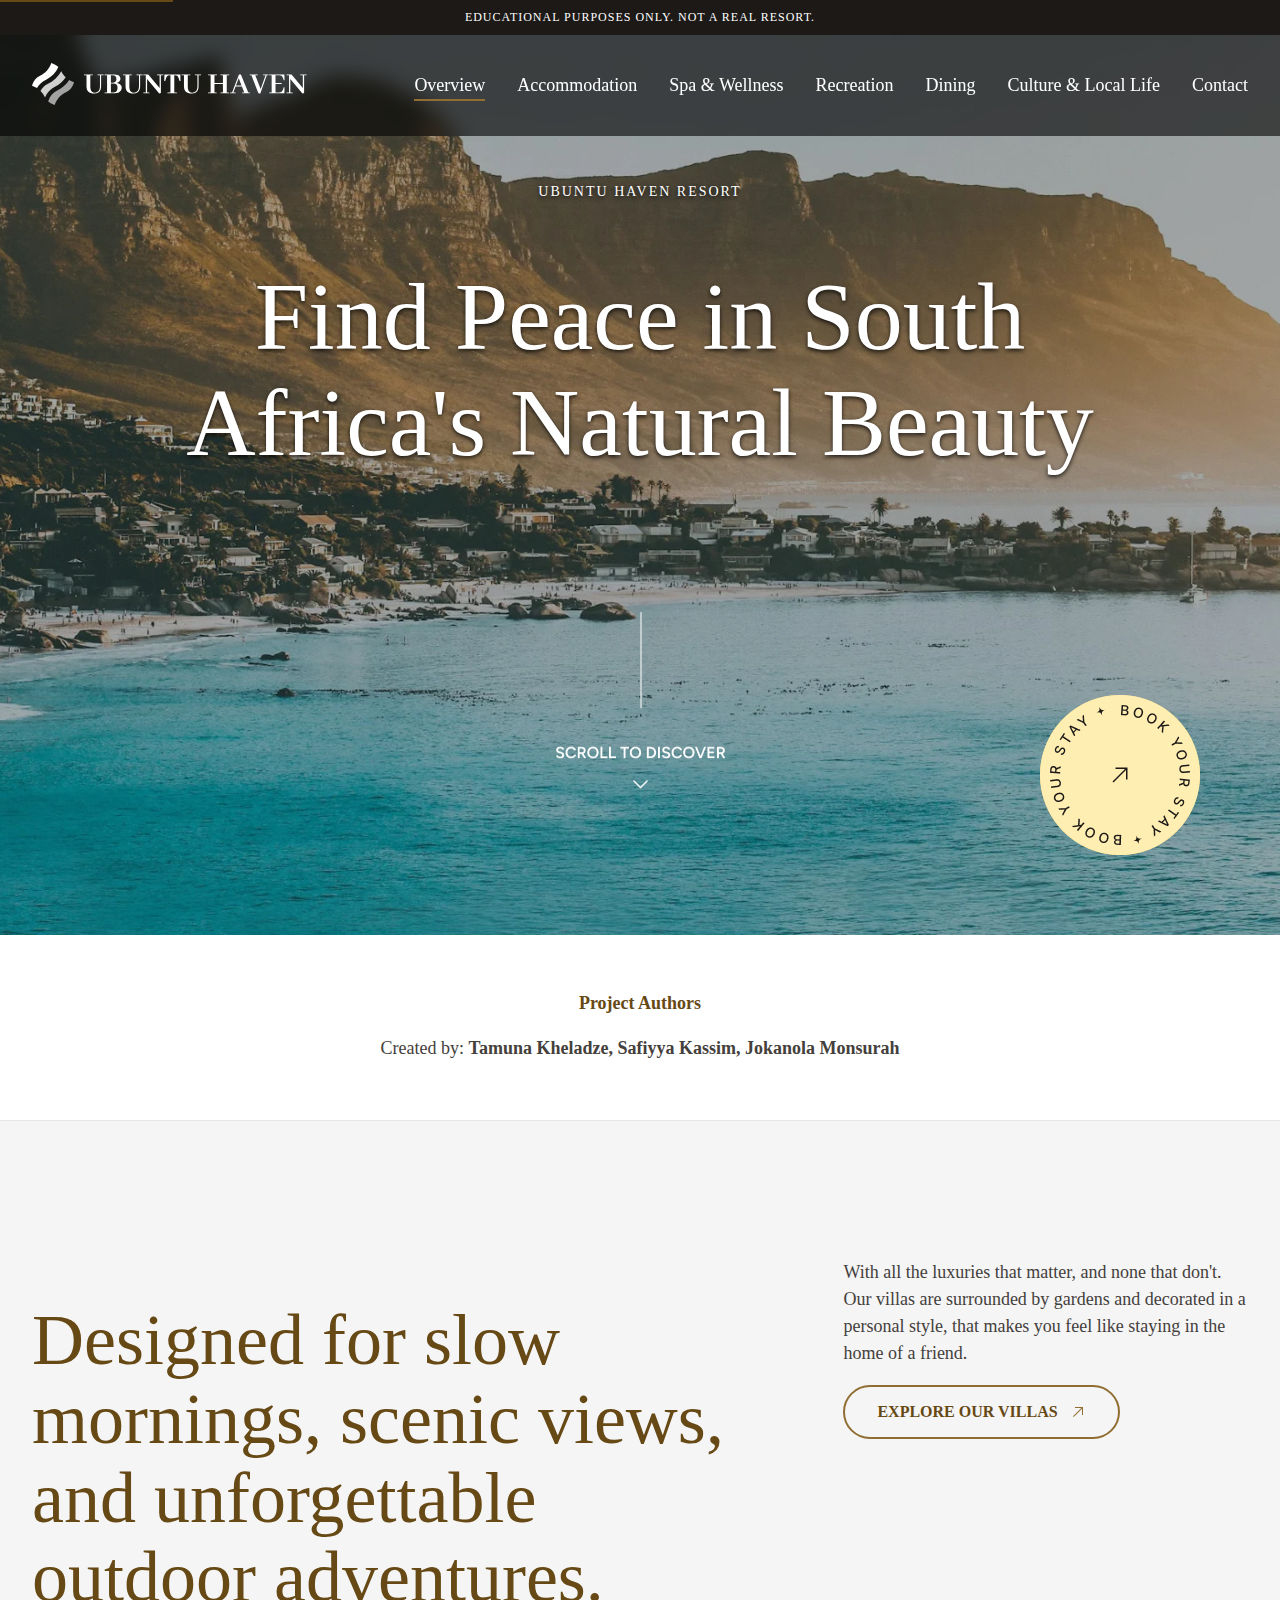
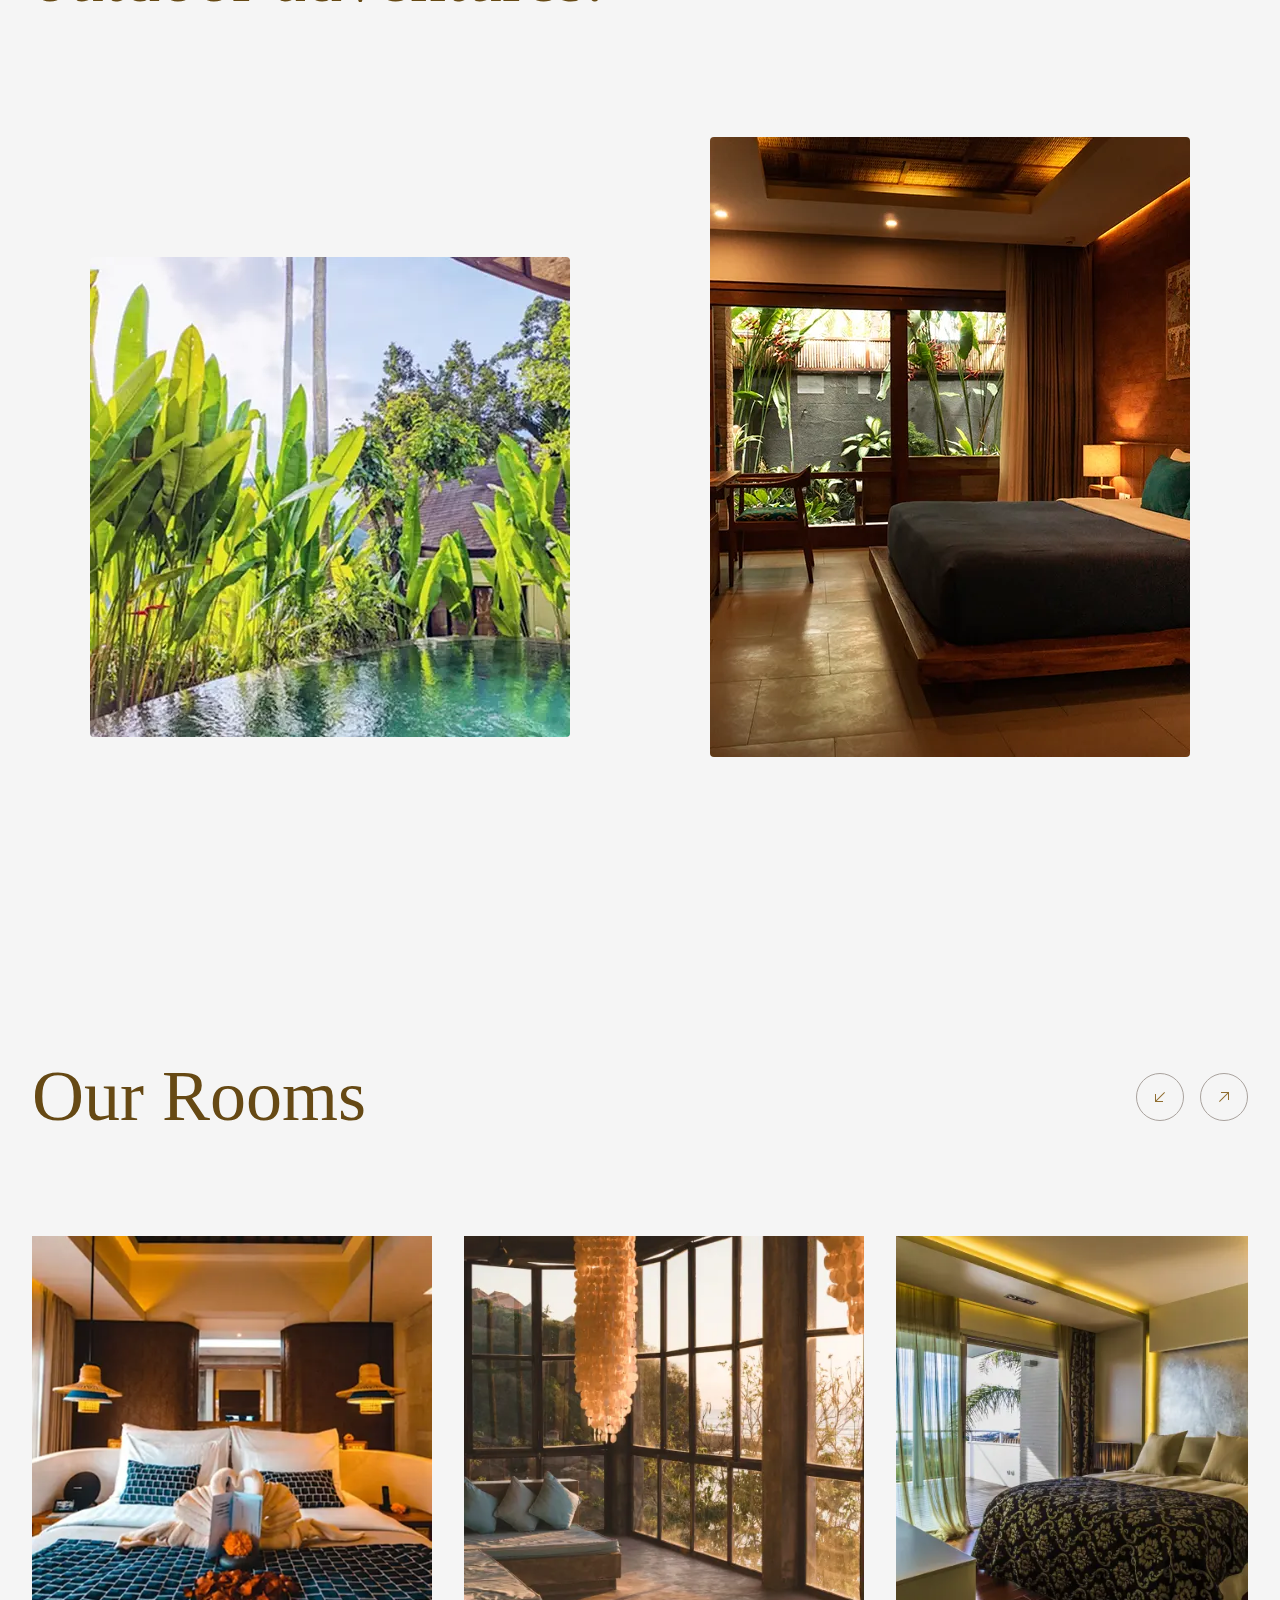
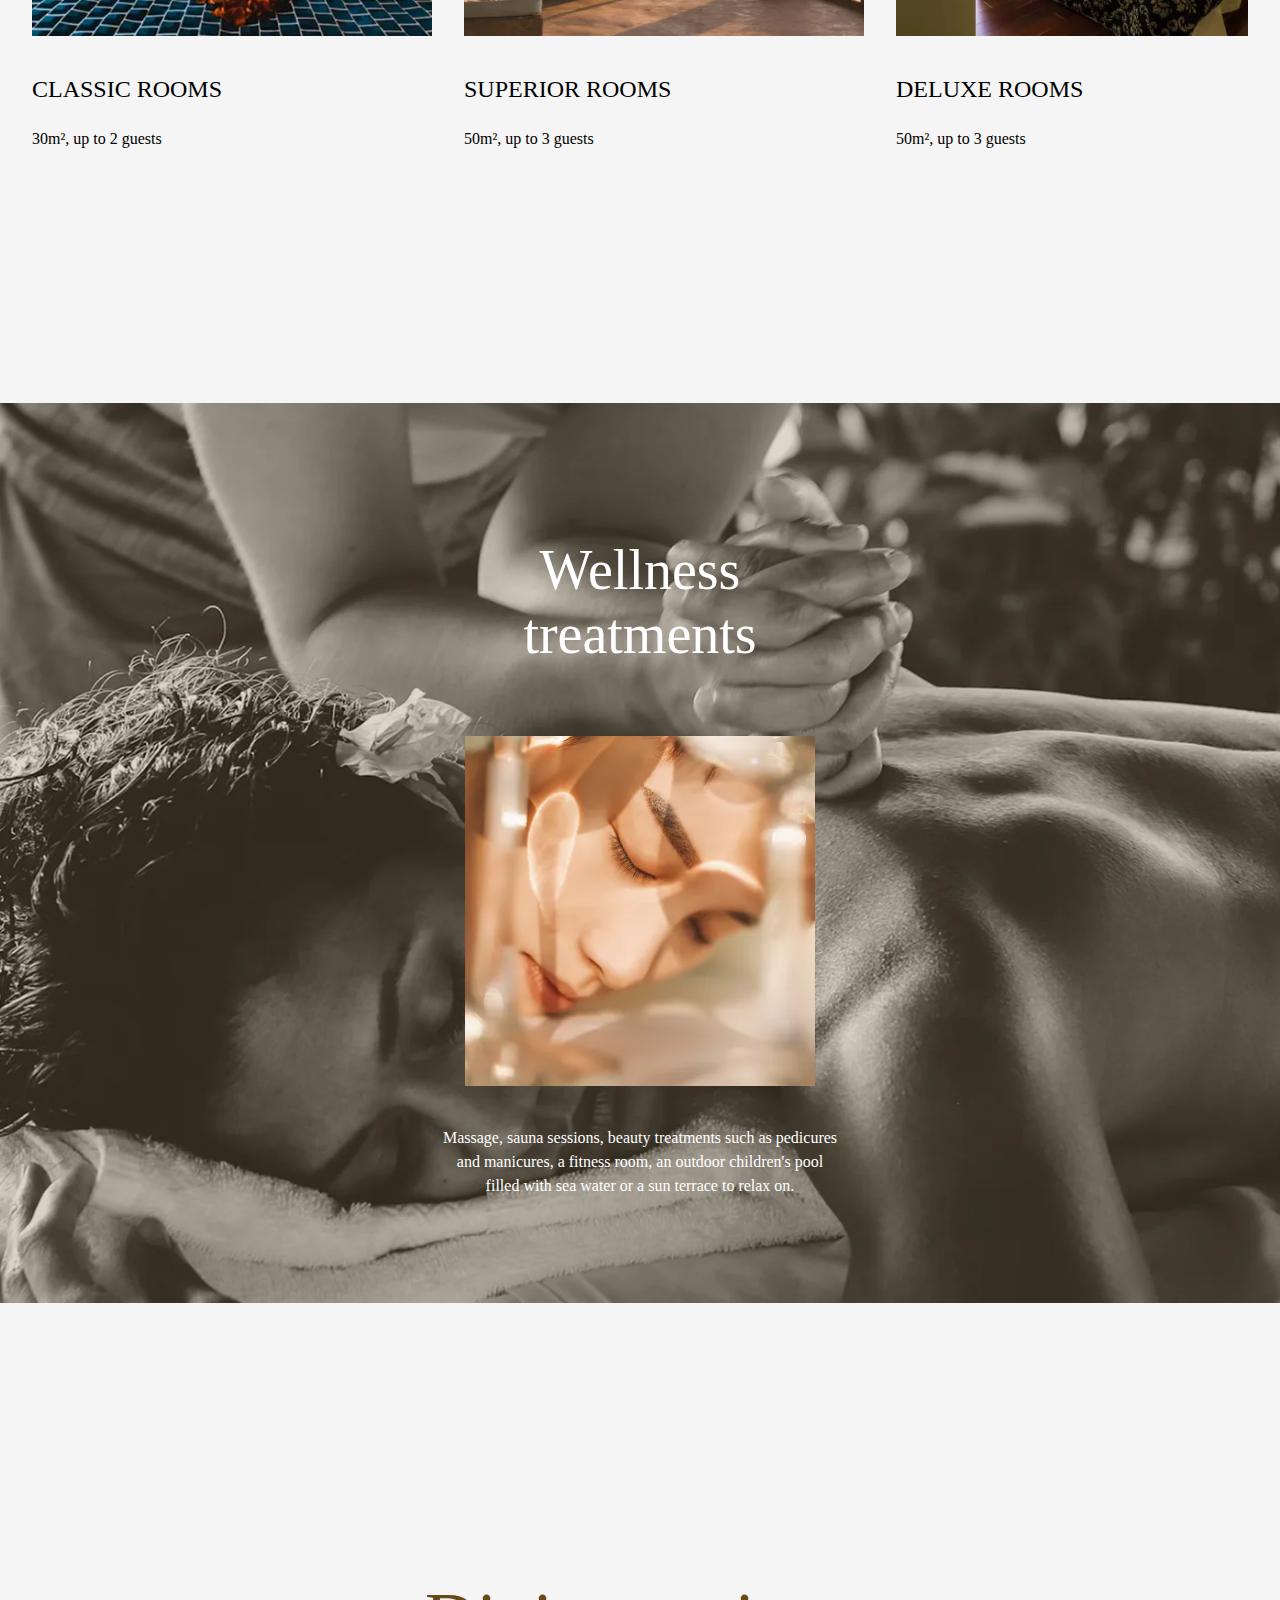
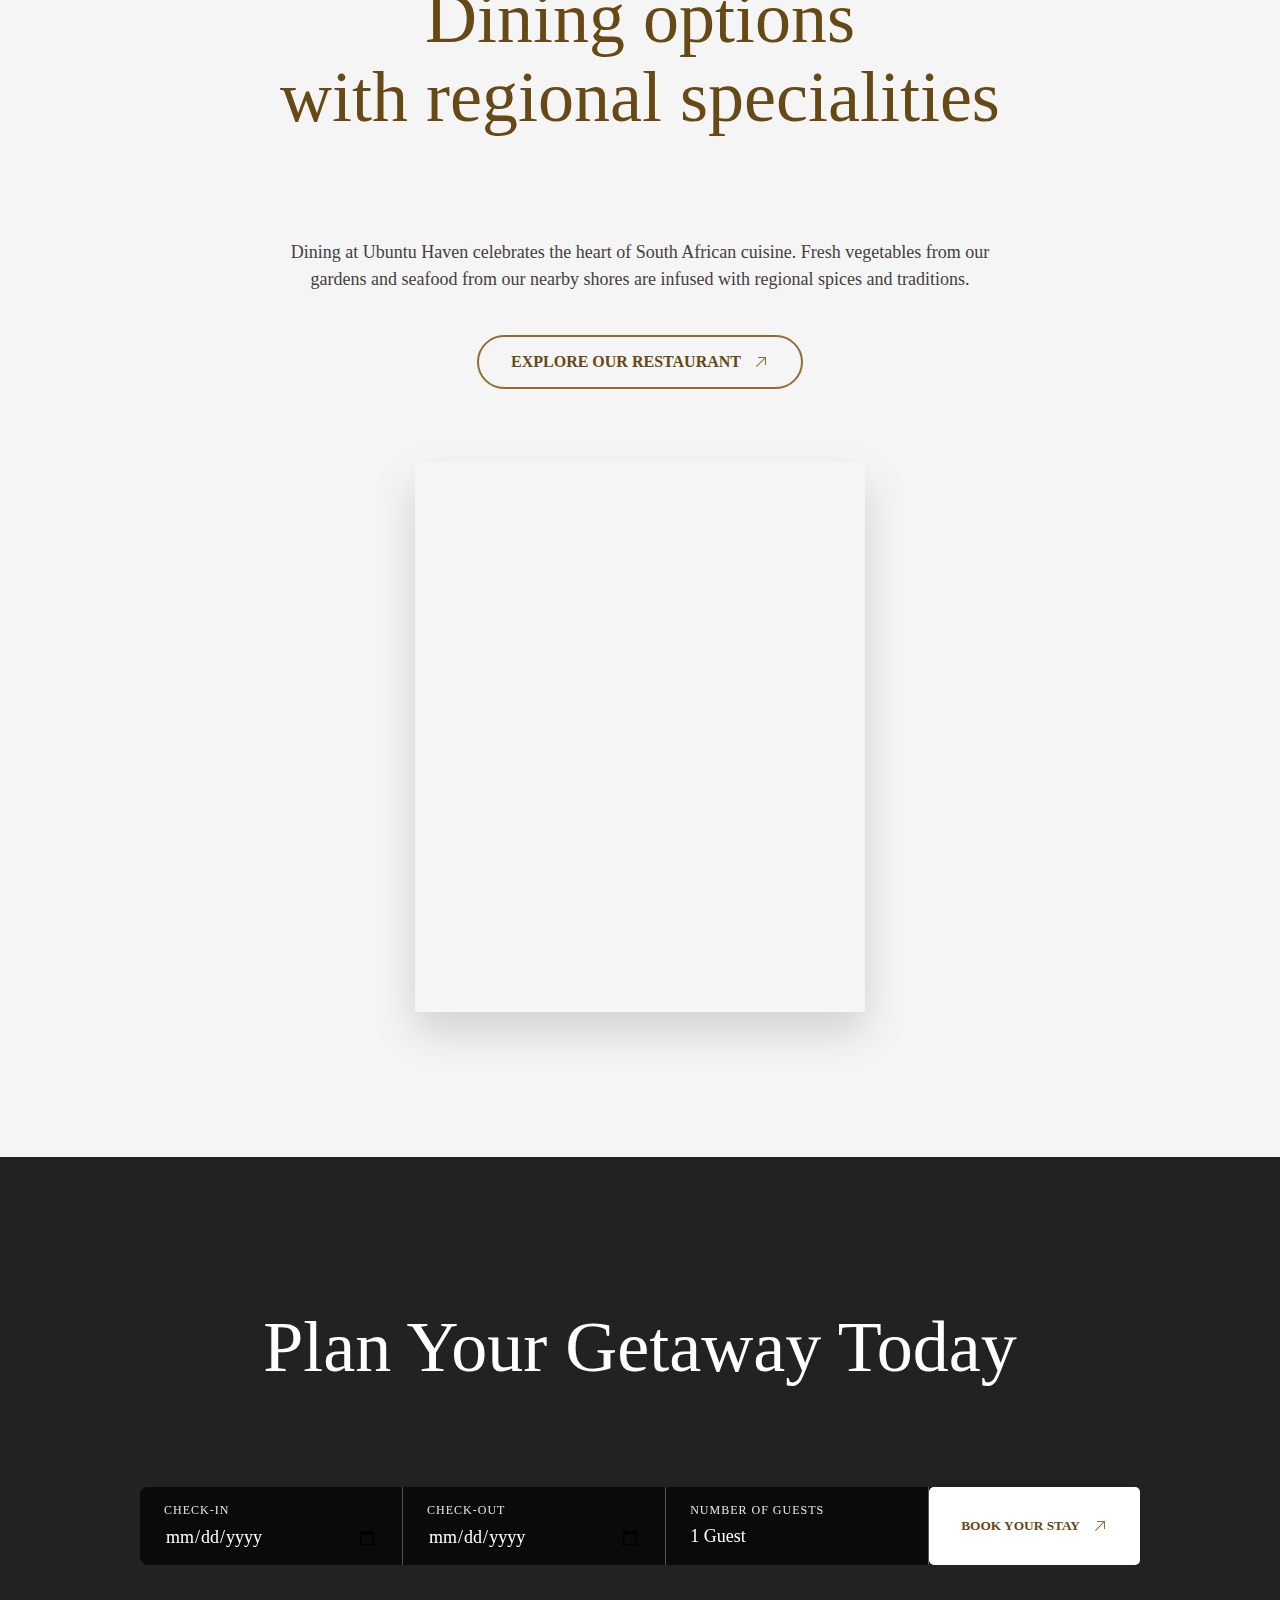
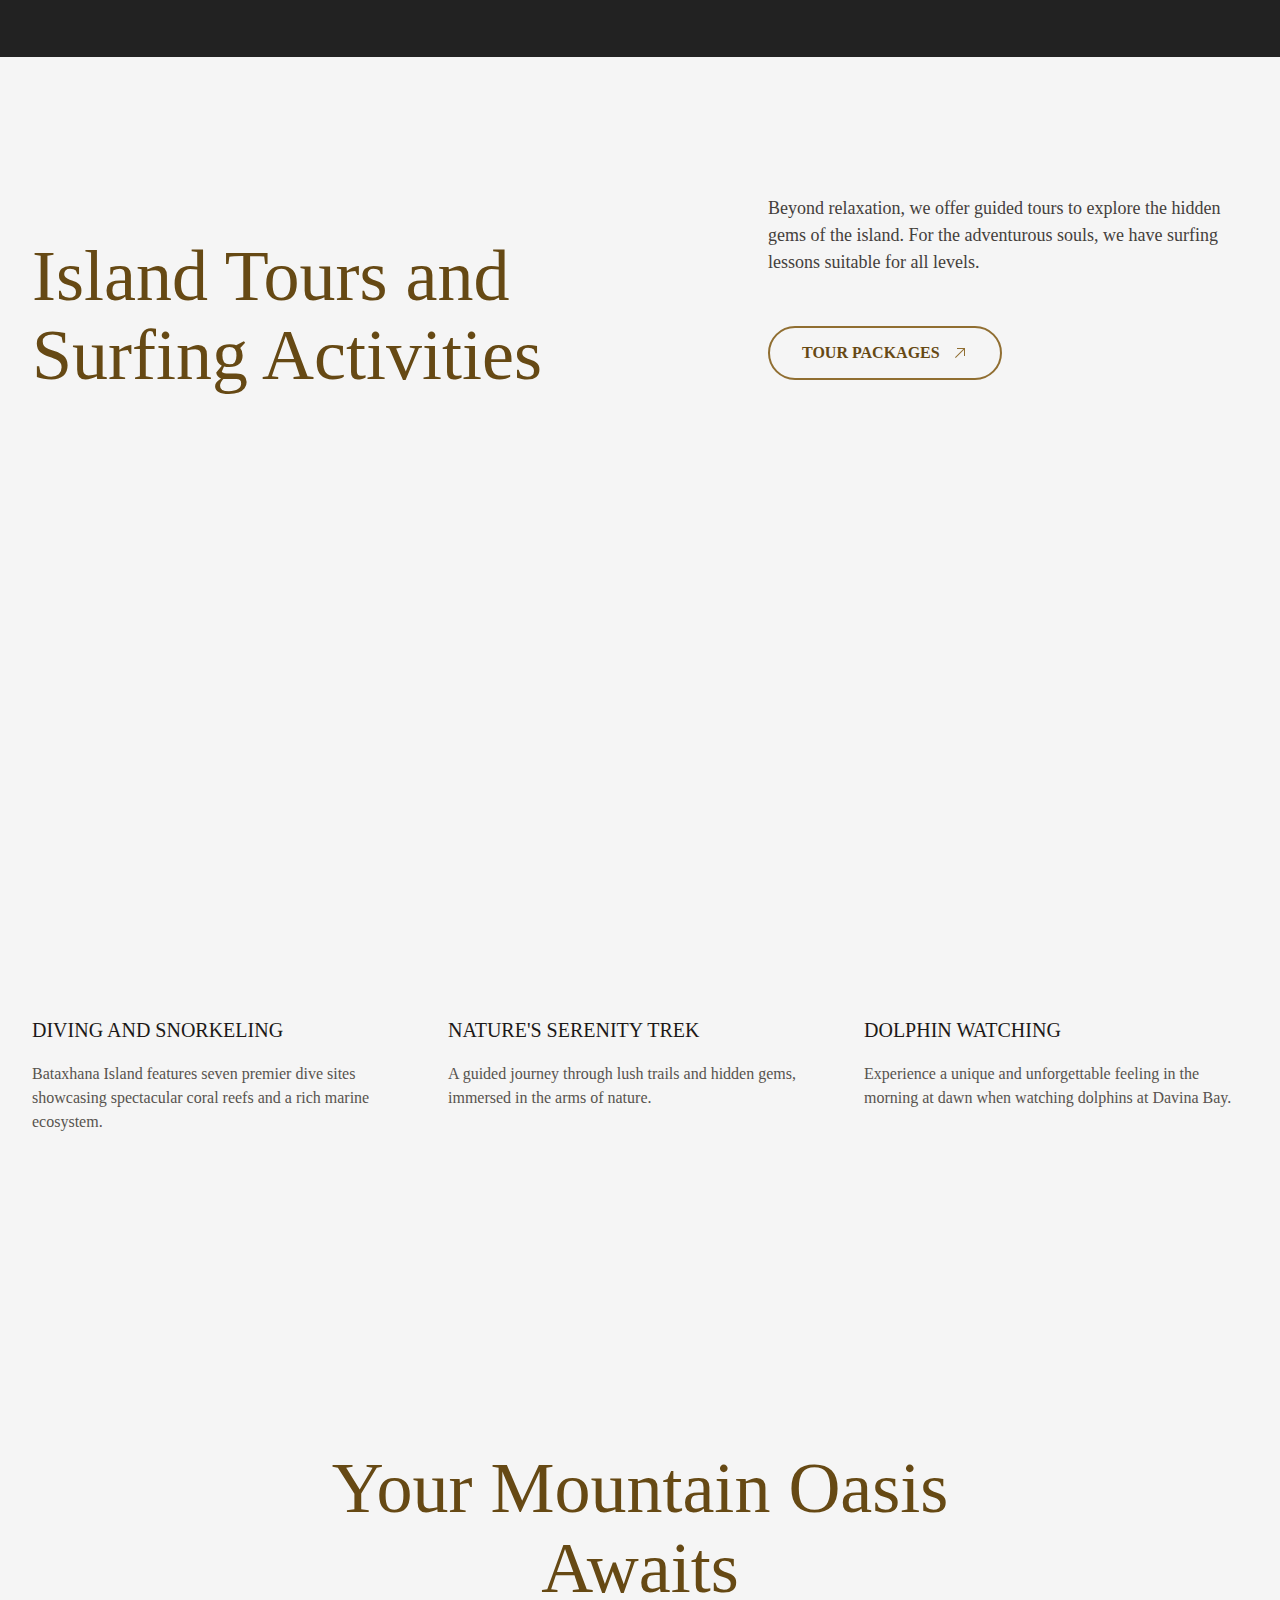
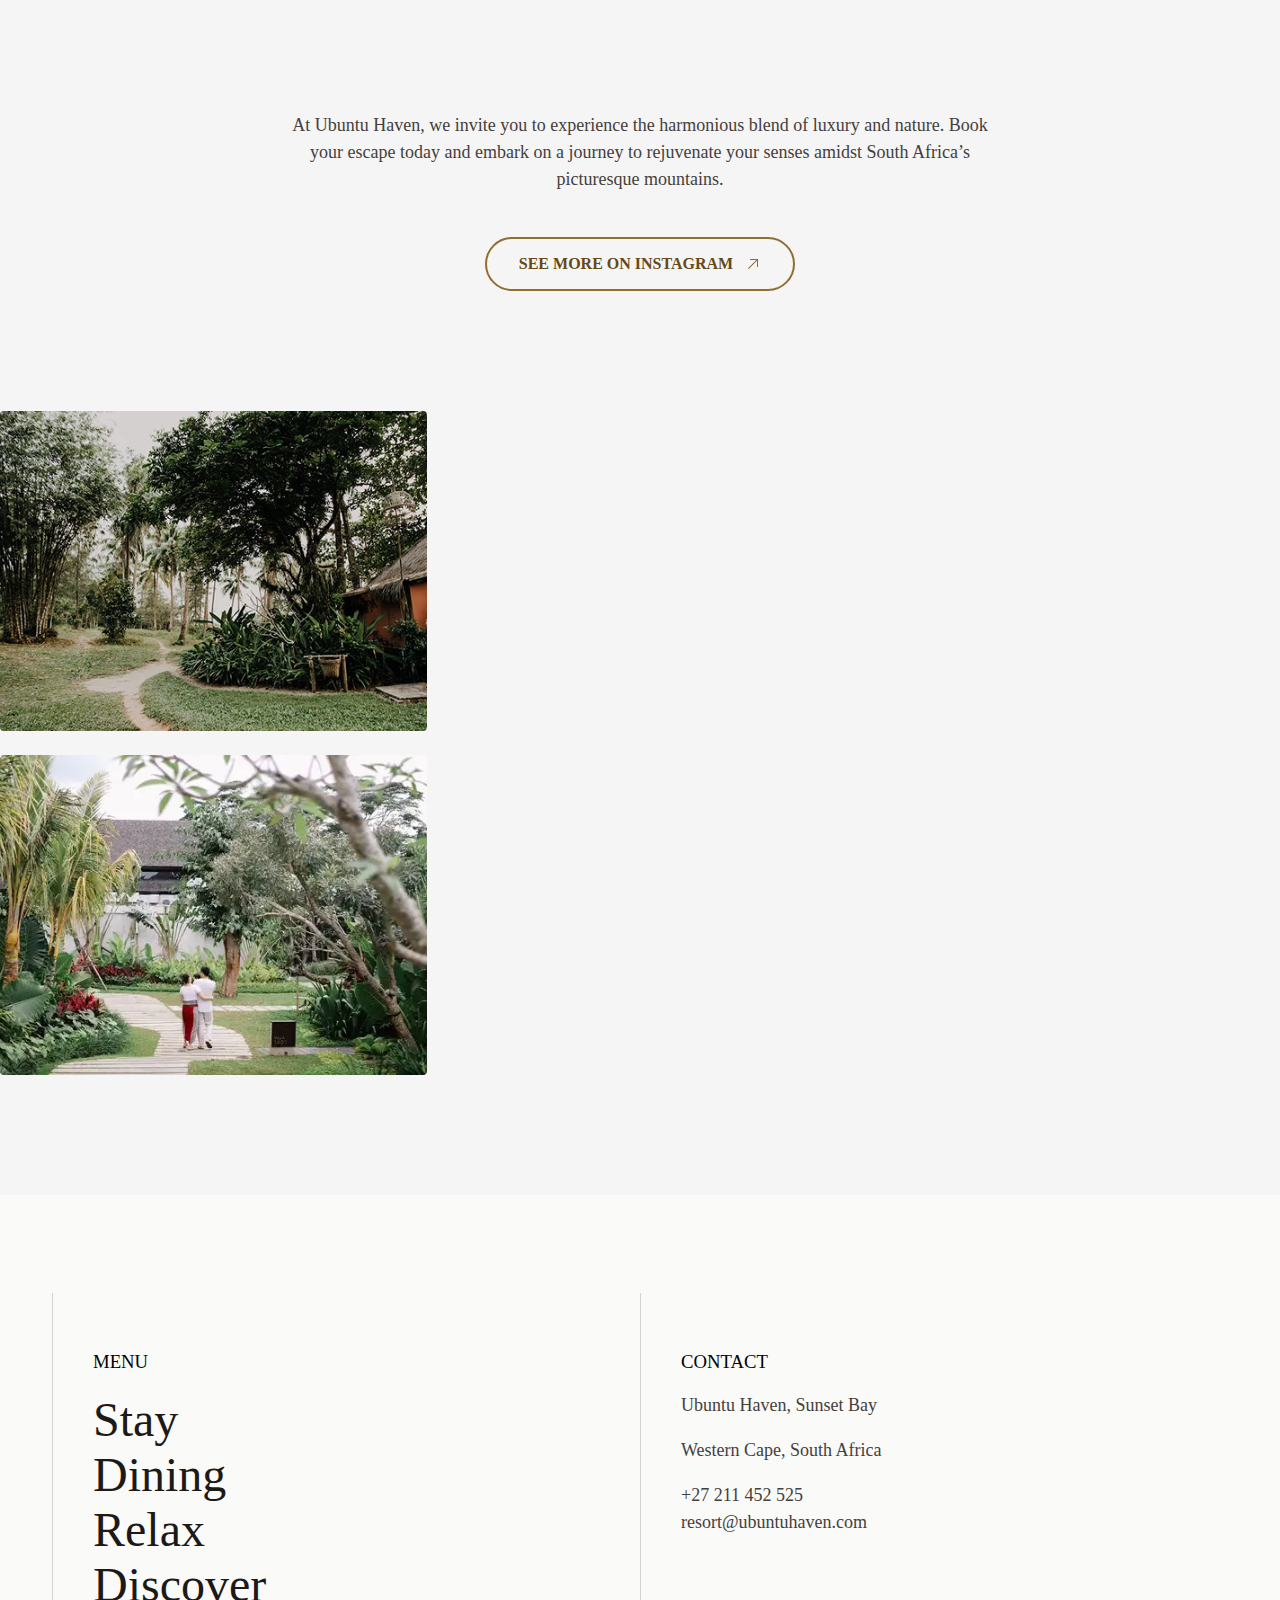
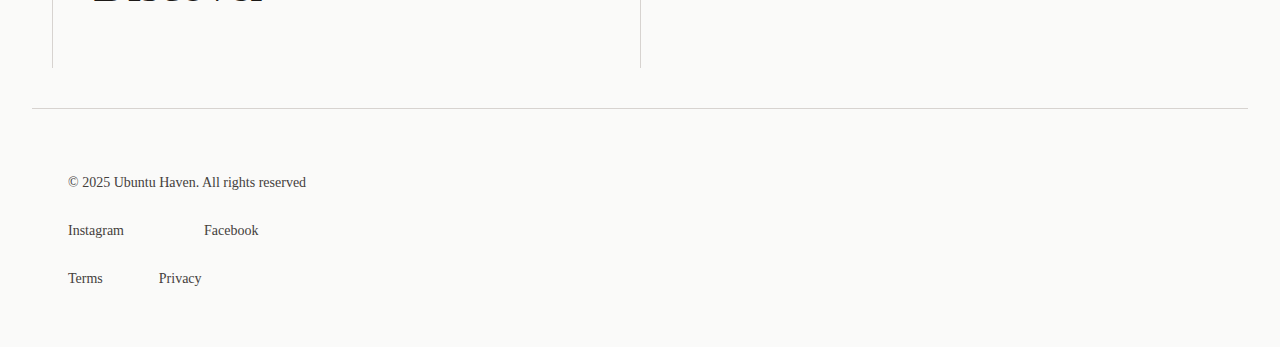
<file: index.html>
<!DOCTYPE html>
<html lang="en" prefix="og: http://ogp.me/ns#">
  <head>
    <meta charset="utf-8" />
    <meta name="viewport" content="width=device-width, initial-scale=1" />
    
    <!-- SEO & Performance -->
    <meta name="description" content="Ubuntu Haven Resort - Student Project. Luxury villas, spa, and dining in South Africa." />
    <meta name="robots" content="index, follow" />
    <link rel="canonical" href="https://tamunakh.github.io/UBUNTU-HAVEN//" />
    
    <!-- Open Graph -->
    <meta property="og:title" content="Ubuntu Haven Resort - Student Project" />
    <meta property="og:type" content="website" />
    <meta property="og:image" content="img/image.webp" />
    
    <title>Ubuntu Haven Resort | Student Project</title>
  
    <link rel="stylesheet" href="style.css" />
    
    <!-- Preload Critical LCP Image -->
    <link rel="preload" as="image" href="img/image.webp" fetchpriority="high" />
  </head>
  <body>
    <div class="student-banner" role="alert">
        EDUCATIONAL PURPOSES ONLY. NOT A REAL RESORT.
    </div>

    <div class="layout-frame">
      <a href="#main-content" class="skip-link">Skip to main content</a>
      
      <header class="hero">
        <div class="hero__bg-wrapper">
            <img class="hero__bg-image" src="img/image.webp" alt="Panoramic view of Ubuntu Haven mountains" fetchpriority="high" />
        </div>
        
        <nav class="navbar" aria-label="Main navigation">
          <div class="container navbar__container">
            <a href="index.html" class="navbar__logo-link" aria-label="Ubuntu Haven Home">
              <img class="navbar__logo" src="img/company-logo.svg" alt="Ubuntu Haven Logo" />
            </a>
            
            <button class="mobile-menu-toggle" aria-expanded="false" aria-label="Open menu">
                <span></span><span></span><span></span>
            </button>

            <ul class="navbar__menu" role="list">
              <li><a href="#overview" class="navbar__link active">Overview</a></li>
              <li><a href="accommodation.html" class="navbar__link">Accommodation</a></li>
              <li><a href="spa.html" class="navbar__link">Spa &amp; Wellness</a></li>
              <li><a href="recreation.html" class="navbar__link">Recreation</a></li>
              <li><a href="dining.html" class="navbar__link">Dining</a></li>
              <li><a href="culture.html" class="navbar__link">Culture &amp; Local Life</a></li>
              <li><a href="contact.html" class="navbar__link">Contact</a></li>
            </ul>
          </div>
        </nav>

        <div class="hero__content">
          <div class="hero__text-group">
            <p class="hero__subtitle">UBUNTU HAVEN RESORT</p>
            <h1 class="hero__title">Find Peace in South Africa's Natural Beauty</h1>
          </div>
          
          <div class="hero__scroll-indicator" aria-hidden="true">
              <img src="img/frame-152.png" alt="" />
          </div>
        </div>

        <a href="contact.html" class="hero__cta-circle" aria-label="Book your stay now">
           <img class="hero__cta-icon" src="img/frame-1.png" alt="" aria-hidden="true" />
        </a>
      </header>

      <main id="main-content">
        
        <section class="section" style="padding: 40px 0; background: #fff; border-bottom: 1px solid var(--gray-200);">
            <div class="container centered">
                <h2 class="text-body-large" style="margin-bottom: 16px; font-weight: bold; color: var(--primary-01);">Project Authors</h2>
                <p class="text-body-large">
                    Created by: <strong>Tamuna Kheladze, Safiyya Kassim, Jokanola Monsurah</strong>
                </p>
            </div>
        </section>

        <!-- OVERVIEW SECTION -->
        <section class="section overview" id="overview">
          <div class="container overview__container">
            <div class="overview__text-row">
              <div class="overview__heading-col">
                <h2 class="text-heading-large primary-color">
                  Designed for slow mornings, scenic views, and unforgettable outdoor adventures.
                </h2>
              </div>
              <div class="overview__desc-col">
                <p class="text-body-large">
                   With all the luxuries that matter, and none that don&#39;t. Our villas are surrounded by gardens and
                  decorated in a personal style, that makes you feel like staying in the home of a friend.
                </p>
                <a href="accommodation.html" class="button-outline">
                  <span class="button-text">EXPLORE OUR VILLAS</span>
                  <img class="icon-arrow" src="img/arrow-up-right.svg" alt="" aria-hidden="true" />
                </a>
              </div>
            </div>
            <div class="overview__image-grid">
               <img class="overview__img img-offset" src="img/code.webp" alt="Luxury villa with pool" loading="lazy" /> 
               <img class="overview__img" src="img/code1.webp" alt="Cozy villa interior bedroom" loading="lazy" /> 
            </div>
          </div>
        </section>

        <!-- OUR ROOMS SECTION  -->
            <section class="section rooms-carousel" id="rooms">
                <div class="container">
                    <div class="rooms-header">
                        <h2 class="text-heading-large primary-color">Our Rooms</h2>
                        <div class="rooms-nav">
                            <button class="nav-btn" aria-label="Previous room">
                                <img class="icon-arrow" style="transform: rotate(180deg);" src="img/arrow-up-right.svg" alt="&larr;" />
                            </button>
                            <button class="nav-btn" aria-label="Next room">
                                <img class="icon-arrow" src="img/arrow-up-right.svg" alt="&rarr;" />
                            </button>
                        </div>
                    </div>

        <div class="rooms-track">
            
            <!-- Card 1 -->
            <article class="room-card h-product">
                <div class="room-card__img-wrapper">
                    <img src="img/room-1.webp" alt="Classic Room" class="room-card__img u-photo" loading="lazy" />
                </div>
                <div class="room-card__content">
                    <h3 class="text-heading-medium p-name" style="font-size: 24px; margin-bottom: 8px;">CLASSIC ROOMS</h3>
                    <p class="text-body-small p-description">30m², up to 2 guests</p>
                </div>
            </article>

            <!-- Card 2 -->
            <article class="room-card h-product">
                <div class="room-card__img-wrapper">
                    <img src="img/room-2.webp" alt="Superior Room" class="room-card__img u-photo" loading="lazy" />
                </div>
                <div class="room-card__content">
                    <h3 class="text-heading-medium p-name" style="font-size: 24px; margin-bottom: 8px;">SUPERIOR ROOMS</h3>
                    <p class="text-body-small p-description">50m², up to 3 guests</p>
                </div>
            </article>

            <!-- Card 3 -->
            <article class="room-card h-product">
                <div class="room-card__img-wrapper">
                    <img src="img/room-3.webp" alt="Deluxe Room" class="room-card__img u-photo" loading="lazy" />
                </div>
                <div class="room-card__content">
                    <h3 class="text-heading-medium p-name" style="font-size: 24px; margin-bottom: 8px;">DELUXE ROOMS</h3>
                    <p class="text-body-small p-description">50m², up to 3 guests</p>
                </div>
            </article>

            <!-- Card 4 -->
            <article class="room-card h-product">
                <div class="room-card__img-wrapper">
                    <img src="img/room-4.webp" alt="Double Deluxe Room" class="room-card__img u-photo" loading="lazy" />
                </div>
                <div class="room-card__content">
                    <h3 class="text-heading-medium p-name" style="font-size: 24px; margin-bottom: 8px;">DOUBLE DELUXE</h3>
                    <p class="text-body-small p-description">80m², up to 5 guests</p>
                </div>
            </article>

        </div>
    </div>
</section>

        <!-- WELLNESS -->
        <section class="section-fullwidth wellness" id="spa-wellness">
          <div class="wellness__grid">
            <div class="wellness__bg-area">
              <img class="wellness__bg-image" src="img/image-4.webp" alt="Spa exterior" loading="lazy" />
            </div>
            <article class="wellness__card">
              <h2 class="text-heading-medium white-color">Wellness treatments</h2>
              <img class="wellness__card-img" src="img/image-2.webp" alt="Massage room" loading="lazy" />
              <p class="text-body-small white-color centered">
                Massage, sauna sessions, beauty treatments such as pedicures and manicures, a fitness room, an outdoor
                children&#39;s pool filled with sea water or a sun terrace to relax on.
              </p>
            </article>
          </div>
        </section> 

        <!-- DINING -->
        <section class="section dining" id="dining">
          <div class="container dining__container">
            <div class="dining__content">
                <div class="dining__text-group">
                    <h2 class="text-heading-large primary-color centered">Dining options<br />with regional specialities</h2>
                    <p class="text-body-large centered">
                     Dining at Ubuntu Haven celebrates the heart of South African cuisine. Fresh vegetables from our gardens
                    and seafood from our nearby shores are infused with regional spices and traditions.
                    </p>
                </div>
                <a href="dining.html" class="button-outline">
                    <span class="button-text">EXPLORE OUR RESTAURANT</span>
                    <img class="icon-arrow" src="img/arrow-up-right.svg" alt="" aria-hidden="true" />
                </a>
            </div>
            
            <div class="dining__image-row">
                <div class="dining__img-wrapper small">
                    <img src="img/dining-interior.webp" alt="Restaurant interior seating" loading="lazy" />
                </div>
                <div class="dining__img-wrapper large">
                    <img src="img/dining-food.webp" alt="Plated gourmet salmon dish" loading="lazy" />
                </div>
                <div class="dining__img-wrapper small">
                    <img src="img/dining-toast.webp" alt="Guests toasting wine glasses" loading="lazy" />
                </div>
            </div>
          </div>
        </section> 

        <!-- BOOKING FORM  -->
        <section class="booking" id="booking">
          <div class="booking__wrapper">
            <img class="booking__bg-image" src="img/bg.webp" alt="" aria-hidden="true" loading="lazy" />
            
            <div class="booking__content">
              <h2 class="text-heading-large white-color centered">Plan Your Getaway Today</h2>
              
              <form class="booking-bar h-event" action="/api/check-availability" method="POST">
                <input type="hidden" class="p-name" value="Resort Stay" />

                <div class="booking-bar__item">
                  <label for="checkin" class="label-small white-color">Check-in</label>
                  <div class="booking-bar__input-group dt-start">
                    <input type="date" id="checkin" name="checkin" class="input-text white-color" required aria-label="Check-in Date" />
                  </div>
                </div>
                
                <div class="booking-bar__item">
                  <label for="checkout" class="label-small white-color">Check-out</label>
                  <div class="booking-bar__input-group dt-end">
                    <input type="date" id="checkout" name="checkout" class="input-text white-color" required aria-label="Check-out Date" />
                  </div>
                </div>
                
                <div class="booking-bar__item">
                  <label for="guests" class="label-small white-color">Number of guests</label>
                  <div class="booking-bar__input-group">
                      <select id="guests" name="guests" class="input-text white-color select-reset">
                          <option value="1">1 Guest</option>
                          <option value="2">2 Guests</option>
                          <option value="3">3 Guests</option>
                          <option value="4">4 Guests</option>
                          <option value="5">5 Guests</option>
                      </select>
                  </div>
                </div>
                
                <button type="submit" class="button-filled">
                    <span class="button-text-dark">BOOK YOUR STAY</span>
                    <img class="icon-arrow" src="img/arrow-up-right.svg" alt="" aria-hidden="true" />
                </button>
              </form>
            </div>
          </div>
        </section>

        <!-- RECREATION  -->
        <section class="section recreation" id="recreation">
          <div class="container recreation__container">
            <div class="recreation__header">
              <h2 class="text-heading-large primary-color">Island Tours and Surfing Activities</h2>
              <div class="recreation__intro">
                <p class="text-body-large">
                  Beyond relaxation, we offer guided tours to explore the hidden gems of the island. For the adventurous
                  souls, we have surfing lessons suitable for all levels.
                </p>
                <a href="recreation.html" class="button-outline">
                  <span class="button-text">TOUR PACKAGES</span>
                  <img class="icon-arrow" src="img/arrow-up-right.svg" alt="" aria-hidden="true" />
                </a>
              </div>
            </div>
            
            <div class="recreation__cards" id="activity-list">
              <article class="card">
                <div class="card__thumb">
                  <img class="card__img" src="img/image.jpeg" alt="Diver swimming near coral reef" loading="lazy" />
                </div>
                <div class="card__content">
                  <h3 class="text-card-title">DIVING AND SNORKELING</h3>
                  <p class="text-body-small gray-color">
                    Bataxhana Island features seven premier dive sites showcasing spectacular coral reefs and a rich marine ecosystem.
                  </p>
                </div>
              </article>
              <article class="card">
                <div class="card__thumb">
                  <img class="card__img" src="img/image-5.webp" alt="Group trekking in green forest" loading="lazy" />
                </div>
                <div class="card__content">
                  <h3 class="text-card-title">NATURE&#39;S SERENITY TREK</h3>
                  <p class="text-body-small gray-color">
                    A guided journey through lush trails and hidden gems, immersed in the arms of nature.
                  </p>
                </div>
              </article>
              <article class="card">
                <div class="card__thumb">
                    <img class="card__img" src="img/image-25.webp" alt="Dolphins jumping at sunrise" loading="lazy" />
                </div>
                <div class="card__content">
                  <h3 class="text-card-title">DOLPHIN WATCHING</h3>
                  <p class="text-body-small gray-color">
                    Experience a unique and unforgettable feeling in the morning at dawn when watching dolphins at Davina Bay.
                  </p>
                </div>
              </article>
            </div>
          </div>
        </section> 

        <!-- GALLERY  -->
        <section class="section gallery">
            <div class="container gallery__container centered">
                <div class="gallery__text">
                    <h2 class="text-heading-large primary-color">Your Mountain Oasis Awaits</h2>
                    <p class="text-body-large" style="margin: 20px 0;">
                        At Ubuntu Haven, we invite you to experience the harmonious blend of luxury 
                        and nature. Book your escape today and embark on a journey to rejuvenate your
                         senses amidst South Africa’s picturesque mountains.
                    </p>
                    <a href="https://instagram.com" target="_blank" rel="noopener noreferrer" class="button-outline">
                        <span class="button-text">SEE MORE ON INSTAGRAM</span>
                        <img class="icon-arrow" src="img/arrow-up-right.svg" alt="" aria-hidden="true" />
                    </a>
                </div>
            </div>
            
            <div class="gallery__scroll-wrapper">
                <div class="gallery__track">
                    <img src="img/gallery-1.webp" alt="Pool view" loading="lazy" />
                    <img src="img/gallery-2.webp" alt="Mountain hike" loading="lazy" />
                    <img src="img/gallery-3.webp" alt="Yoga deck" loading="lazy" />
                    <img src="img/gallery-4.webp" alt="Bedroom view" loading="lazy" />
                    <img src="img/gallery-1.webp" alt="" aria-hidden="true" />
                </div>
                <div class="gallery__track reverse">
                    <img src="img/gallery-6.webp" alt="Garden path" loading="lazy" />
                    <img src="img/gallery-7.webp" alt="Breakfast spread" loading="lazy" />
                    <img src="img/gallery-8.webp" alt="Sunset view" loading="lazy" />
                    <img src="img/gallery-9.webp" alt="Villa exterior" loading="lazy" />
                    <img src="img/gallery-6.webp" alt="" aria-hidden="true" />
                </div>
            </div>
        </section>

      </main>

          <!-- FOOTER  -->
      <footer class="footer" id="contact">
          <div class="container">
              <div class="footer__logo-area">
                  <img class="footer__logo" src="img/company-logo-1.svg" alt="Ubuntu Haven Logo" loading="lazy"/>
              </div>
              <div class="footer__top-row">
                  <div class="footer__nav-wrapper">
                      <nav class="footer__col" aria-label="Footer Navigation">
                          <h3 class="footer__heading">MENU</h3>
                          <ul class="footer__list" role="list">
                              <li class="footer__item"><a href="accommodation.html"
                                                          class="footer__link-large">Stay</a></li>
                              <li class="footer__item"><a href="dining.html" class="footer__link-large">Dining</a>
                              </li>
                              <li class="footer__item"><a href="Spa.html" class="footer__link-large">Relax</a></li>
                              <li class="footer__item"><a href="Recreation.html"
                                                          class="footer__link-large">Discover</a></li>
                          </ul>
                      </nav>
                      <div class="footer__col-contact h-card">
                          <h3 class="footer__heading">CONTACT</h3>
                          <div class="footer__address-block">
                              <p class="p-name sr-only">Ubuntu Haven Resort</p>
                              <div class="p-adr h-geo">
                                  <p class="text-body-large p-street-address">Ubuntu Haven, Sunset Bay</p>
                                  <p class="text-body-large">
                                      <span class="p-locality">Western Cape</span>,
                                      <span class="p-country-name">South Africa</span>
                                  </p>
                                  <data class="p-latitude" value="-33.9249"></data>
                                  <data class="p-longitude" value="18.4241"></data>
                              </div>
                              <a href="tel:+27211452525" class="text-body-large p-tel"
                                style="display:block; margin-top:16px;">+27 211 452 525</a>
                              <a href="mailto:resort@ubuntuhaven.com" class="text-body-large u-email">resort@ubuntuhaven.com</a>
                              <a class="u-url" href="https://tamunakh.github.io/UBUNTU-HAVEN/" style="display:none;">Website</a>
                          </div>
                      </div>
                  </div>
              </div>
              <div class="footer__bottom-row">
                  <div class="footer__copyright"><p class="footer__text-small">© 2025 Ubuntu Haven. All rights
                      reserved</p></div>
                  <div class="footer__bottom-links">
                      <nav class="footer__social" aria-label="Social Media">
                          <a href="https://instagram.com" class="footer__text-small">Instagram</a>
                          <br/>
                          <a href="https://facebook.com" class="footer__text-small">Facebook</a>
                      </nav>
                      <nav class="footer__legal" aria-label="Legal">
                          <a href="/terms" class="footer__text-small">Terms</a>
                          <a href="/privacy" class="footer__text-small">Privacy</a>
                      </nav>
                  </div>
              </div>
          </div>
      </footer>
    </div>
    <script src="script.js"></script>
  </body>
</html>
</file>
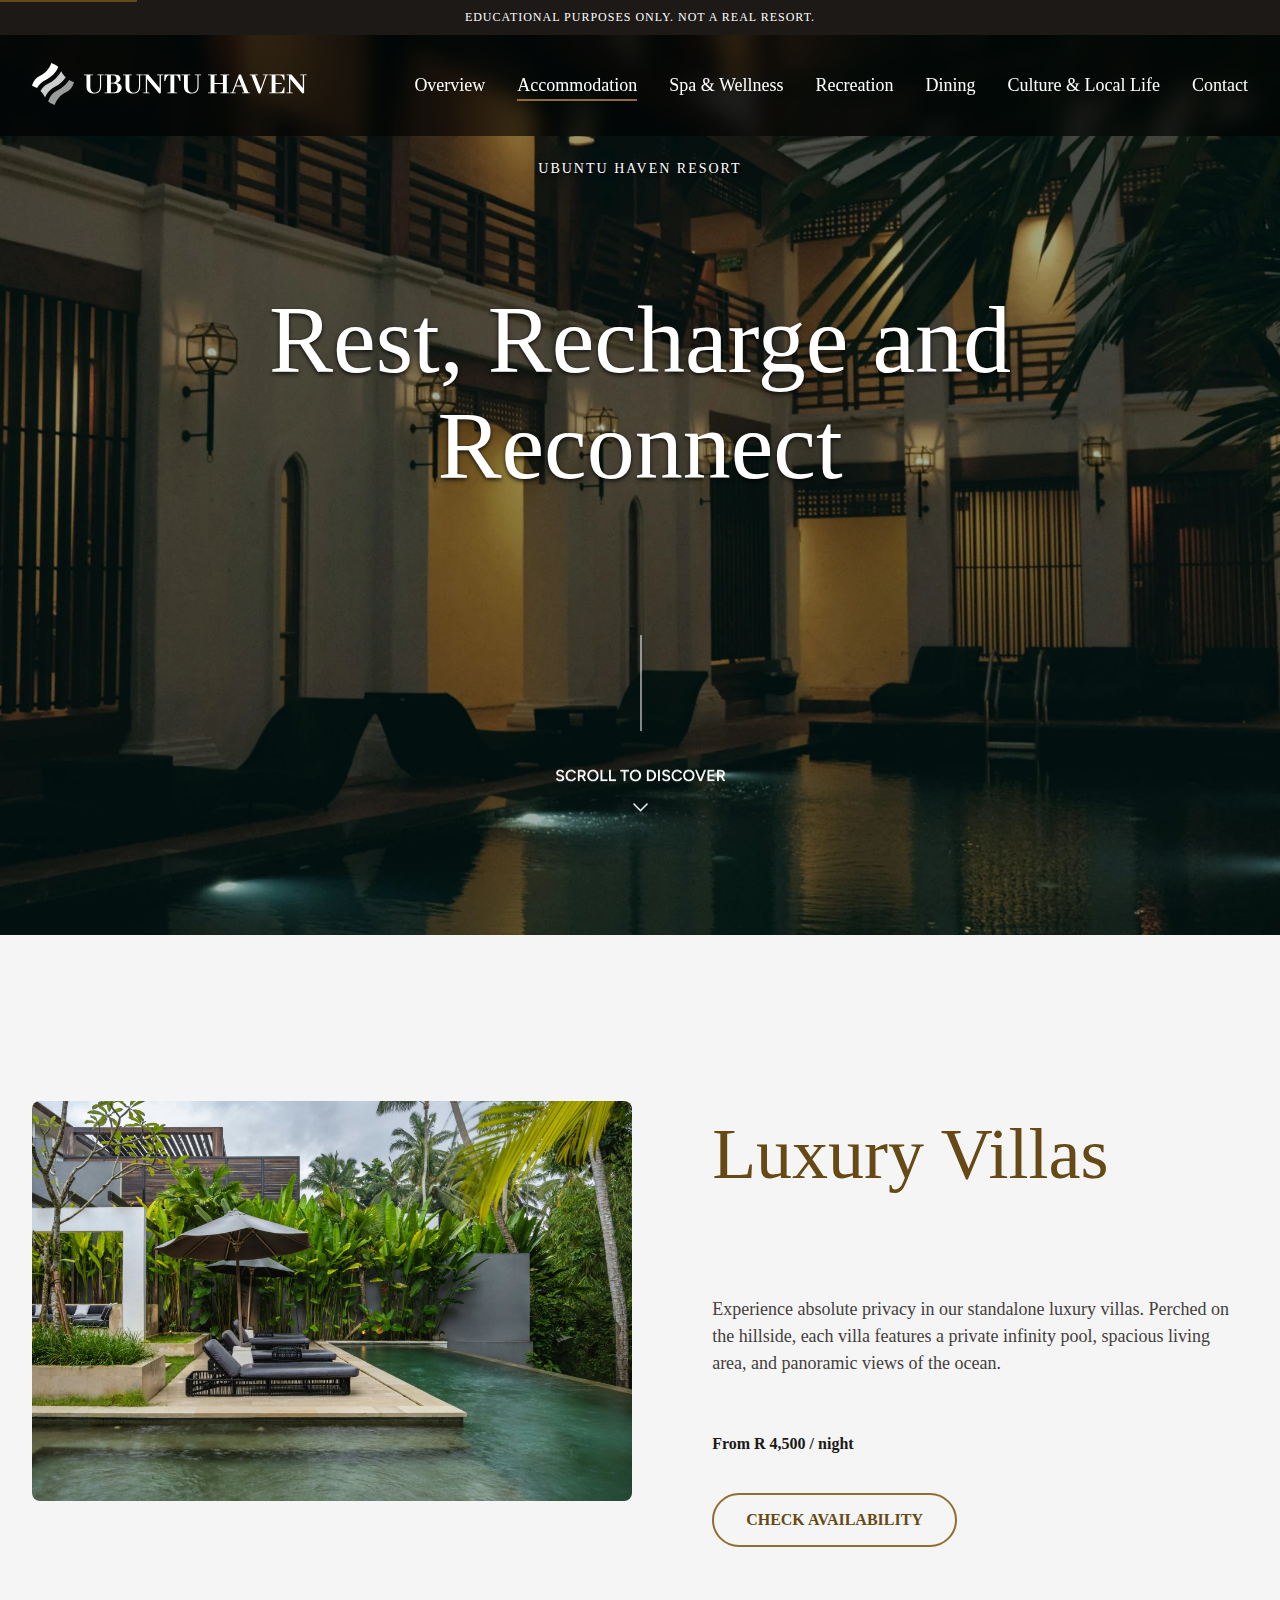
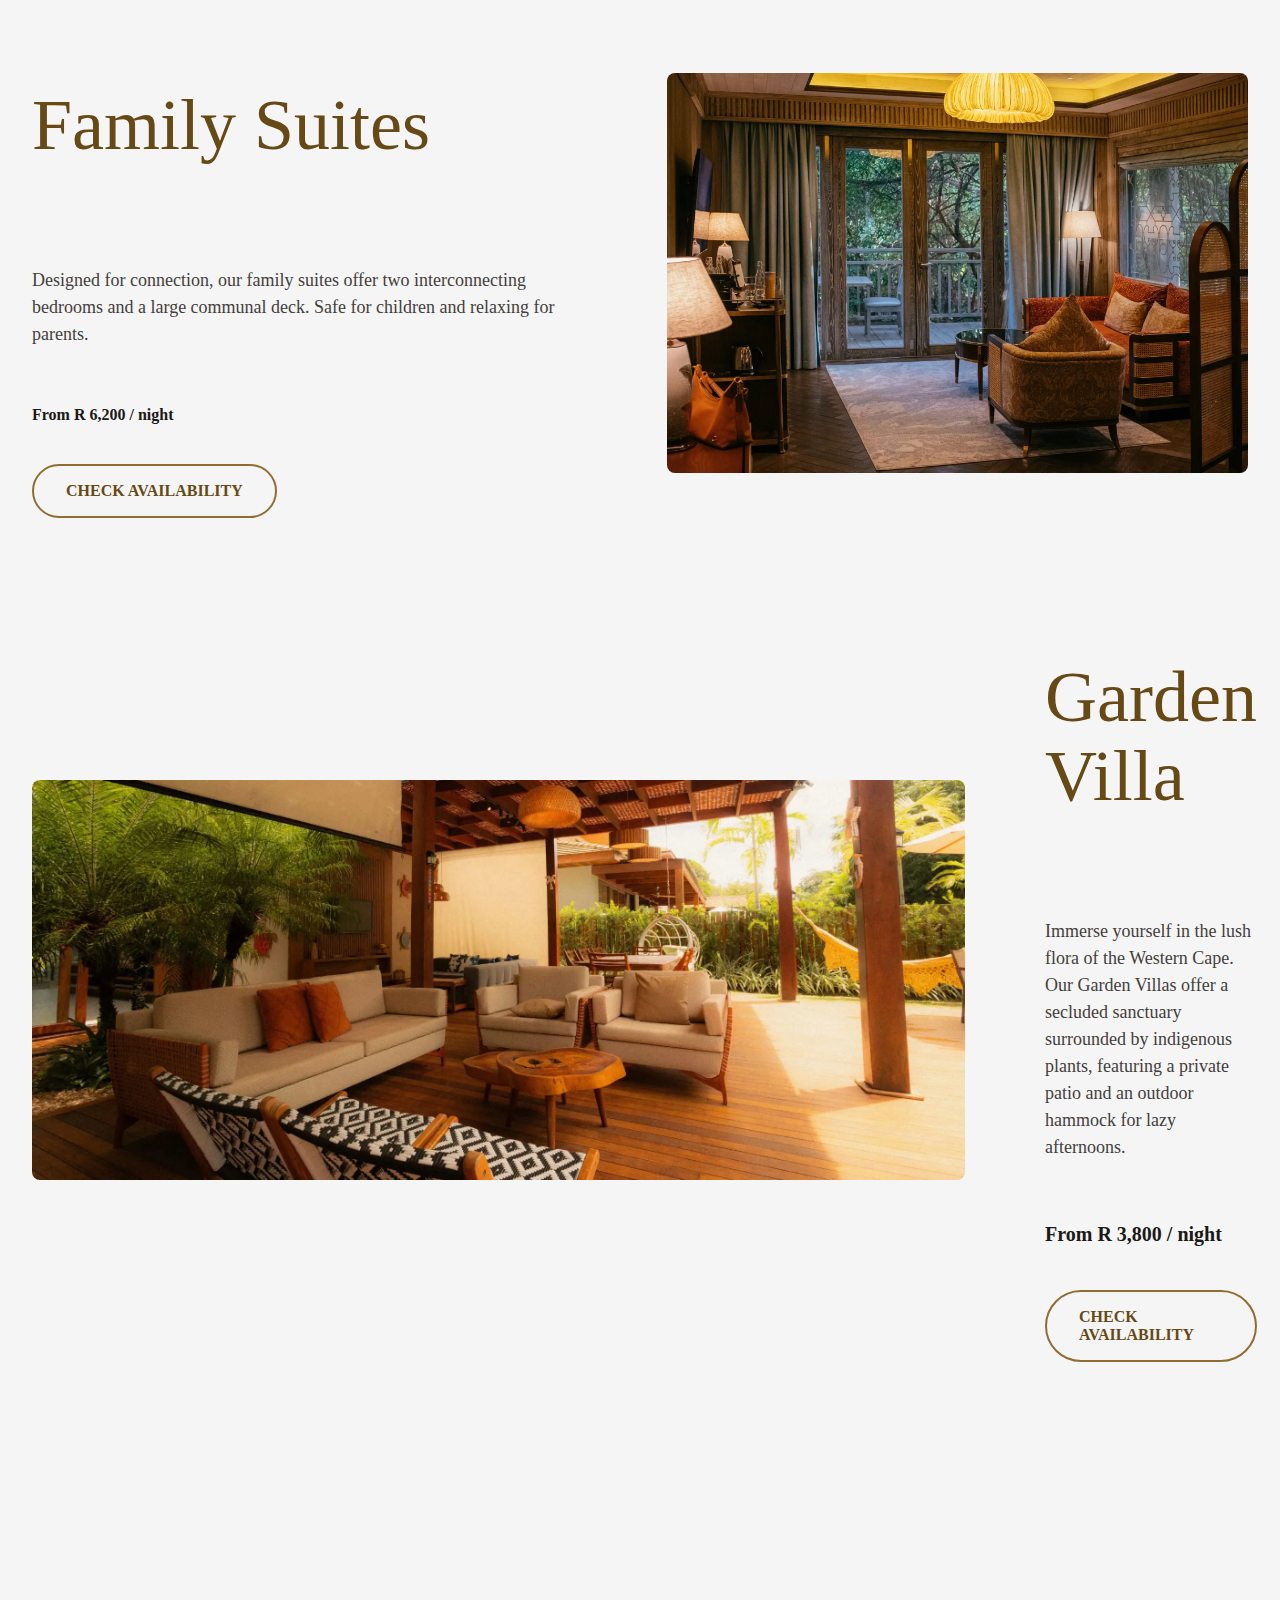
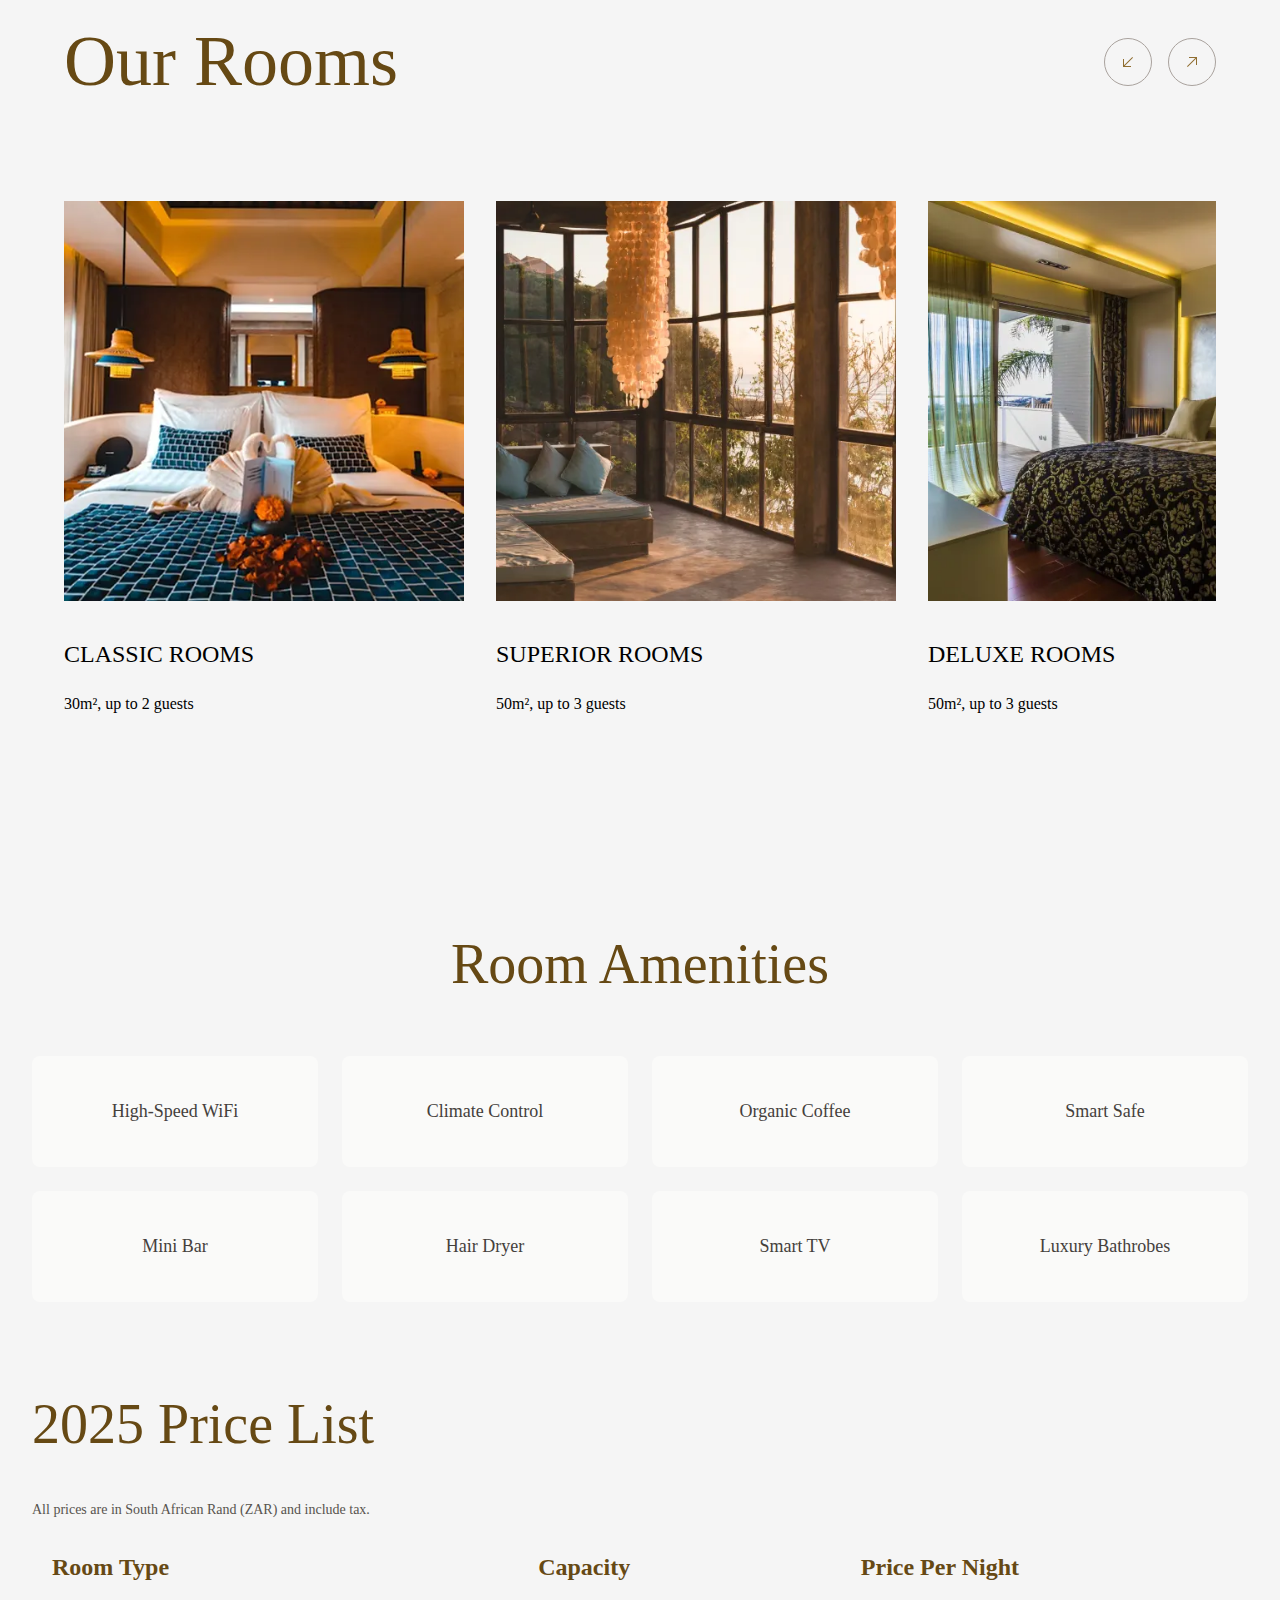
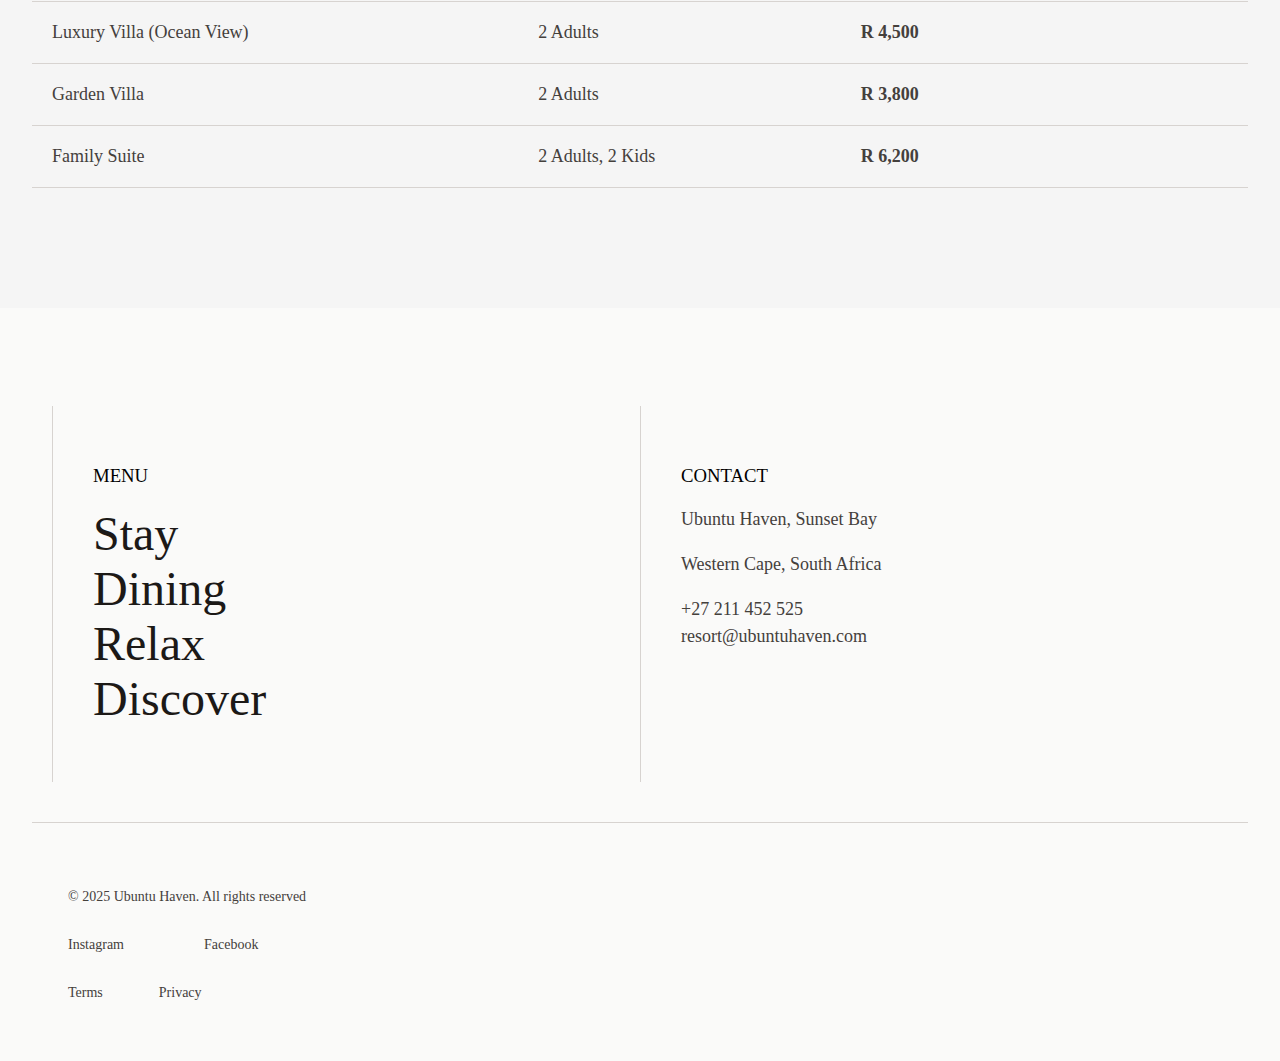
<file: accommodation.html>
<!DOCTYPE html>
<html lang="en">
  <head>
    <meta charset="utf-8" />
    <meta name="viewport" content="width=device-width, initial-scale=1" />
    <title>Accommodation | Ubuntu Haven Resort</title>
    <link rel="stylesheet" href="style.css" />
  </head>
  <body>
    <div class="student-banner" role="alert">EDUCATIONAL PURPOSES ONLY. NOT A REAL RESORT.</div>
    
    <div class="layout-frame">
      <a href="#main-content" class="skip-link">Skip to content</a>
      
      <header class="hero">
        <div class="hero__bg-wrapper">
            <img class="hero__bg-image" src="img/acomm.webp" alt="Luxury bedroom interior" />
        </div>
        <nav class="navbar" aria-label="Main navigation">
          <div class="container navbar__container">
            <a href="index.html" class="navbar__logo-link"><img class="navbar__logo" src="img/company-logo.svg" alt="Ubuntu Haven Logo" /></a>
            
            <button class="mobile-menu-toggle" aria-label="Open menu"><span></span><span></span><span></span></button>

            <ul class="navbar__menu" role="list">
              <li><a href="index.html" class="navbar__link">Overview</a></li>
              <li><a href="accommodation.html" class="navbar__link active" aria-current="page">Accommodation</a></li>
              <li><a href="spa.html" class="navbar__link">Spa &amp; Wellness</a></li>
              <li><a href="recreation.html" class="navbar__link">Recreation</a></li>
              <li><a href="dining.html" class="navbar__link">Dining</a></li>
              <li><a href="culture.html" class="navbar__link">Culture &amp; Local Life</a></li>
              <li><a href="contact.html" class="navbar__link">Contact</a></li>
            </ul>
          </div>
        </nav>
        <div class="hero__content">
          <p class="hero__subtitle">UBUNTU HAVEN RESORT</p>
          <h1 class="hero__title">Rest, Recharge and Reconnect</h1>
          <div class="hero__scroll-indicator" aria-hidden="true" style="margin-top: 40px;">
            <img src="img/frame-152.png" alt="" />
          </div>
        </div>
      </header>

      <main id="main-content">
        <section class="section">
          <div class="container">
            
            <article class="feature-row h-product">
                <img class="feature-row__img u-photo" src="img/luxury.jpeg" alt="Luxury Villa Exterior" />
                <div class="feature-row__content">
                    <h2 class="text-heading-large primary-color p-name">Luxury Villas</h2>
                    <p class="text-body-large p-description">
                        Experience absolute privacy in our standalone luxury villas. 
                        Perched on the hillside, each villa features a private infinity pool, 
                        spacious living area, and panoramic views of the ocean.
                    </p>
                    <p class="price-tag">From R 4,500 / night</p>
                    <a href="contact.html" class="button-outline">CHECK AVAILABILITY</a>
                </div>
            </article>

            <article class="feature-row h-product">
                <img class="feature-row__img u-photo" src="img/family.webp" alt="Family Suite Interior" />
                <div class="feature-row__content">
                    <h2 class="text-heading-large primary-color p-name">Family Suites</h2>
                    <p class="text-body-large p-description">
                        Designed for connection, our family suites offer two interconnecting 
                        bedrooms and a large communal deck. Safe for children and relaxing for parents.
                    </p>
                    <p class="price-tag">From R 6,200 / night</p>
                    <a href="contact.html" class="button-outline">CHECK AVAILABILITY</a>
                </div>
            </article>

            <article class="feature-row h-product">
                <img class="feature-row__img u-photo" src="img/garden.webp" alt="Garden Villa Exterior" />
                <div class="feature-row__content">
                    <h2 class="text-heading-large primary-color p-name">Garden Villa</h2>
                    <p class="text-body-large p-description">
                        Immerse yourself in the lush flora of the Western Cape. Our Garden Villas 
                        offer a secluded sanctuary surrounded by indigenous plants, featuring a 
                        private patio and an outdoor hammock for lazy afternoons.
                    </p>
                    <p class="price-tag" style="font-weight: 700; font-size: 20px; color: var(--gray-800);">From R 3,800 / night</p>
                    <a href="contact.html" class="button-outline">CHECK AVAILABILITY</a>
                </div>
            </article>

                <!-- OUR ROOMS SECTION  -->
            <section class="section rooms-carousel" id="rooms">
                <div class="container">
                    <div class="rooms-header">
                        <h2 class="text-heading-large primary-color">Our Rooms</h2>
                        <div class="rooms-nav">
                            <button class="nav-btn" aria-label="Previous room">
                                <img class="icon-arrow" style="transform: rotate(180deg);" src="img/arrow-up-right.svg" alt="&larr;" />
                            </button>
                            <button class="nav-btn" aria-label="Next room">
                                <img class="icon-arrow" src="img/arrow-up-right.svg" alt="&rarr;" />
                            </button>
                        </div>
                    </div>

                <div class="rooms-track">
                    
                    <article class="room-card h-product">
                        <div class="room-card__img-wrapper">
                            <img src="img/room-1.webp" alt="Classic Room" class="room-card__img u-photo" loading="lazy" />
                        </div>
                        <div class="room-card__content">
                            <h3 class="text-heading-medium p-name" style="font-size: 24px; margin-bottom: 8px;">CLASSIC ROOMS</h3>
                            <p class="text-body-small p-description">30m², up to 2 guests</p>
                        </div>
                    </article>

                    <article class="room-card h-product">
                        <div class="room-card__img-wrapper">
                            <img src="img/room-2.webp" alt="Superior Room" class="room-card__img u-photo" loading="lazy" />
                        </div>
                        <div class="room-card__content">
                            <h3 class="text-heading-medium p-name" style="font-size: 24px; margin-bottom: 8px;">SUPERIOR ROOMS</h3>
                            <p class="text-body-small p-description">50m², up to 3 guests</p>
                        </div>
                    </article>

                    <article class="room-card h-product">
                        <div class="room-card__img-wrapper">
                            <img src="img/room-3.webp" alt="Deluxe Room" class="room-card__img u-photo" loading="lazy" />
                        </div>
                        <div class="room-card__content">
                            <h3 class="text-heading-medium p-name" style="font-size: 24px; margin-bottom: 8px;">DELUXE ROOMS</h3>
                            <p class="text-body-small p-description">50m², up to 3 guests</p>
                        </div>
                    </article>

                    <article class="room-card h-product">
                        <div class="room-card__img-wrapper">
                            <img src="img/room-4.webp" alt="Double Deluxe Room" class="room-card__img u-photo" loading="lazy" />
                        </div>
                        <div class="room-card__content">
                            <h3 class="text-heading-medium p-name" style="font-size: 24px; margin-bottom: 8px;">DOUBLE DELUXE</h3>
                            <p class="text-body-small p-description">80m², up to 5 guests</p>
                        </div>
                    </article>

                </div>
            </div>
        </section>

            <!-- AMENITIES -->
            <div style="margin: 60px 0; text-align: center;">
                <h2 class="text-heading-medium primary-color">Room Amenities</h2>
            </div>

            <div class="amenities-grid">
                <div class="amenity-item">
                    <h3 class="text-body-large">High-Speed WiFi</h3>
                </div>
                <div class="amenity-item">
                    <h3 class="text-body-large">Climate Control</h3>
                </div>
                <div class="amenity-item">
                    <h3 class="text-body-large">Organic Coffee</h3>
                </div>
                <div class="amenity-item">
                    <h3 class="text-body-large">Smart Safe</h3>
                </div>
                <div class="amenity-item">
                    <h3 class="text-body-large">Mini Bar</h3>
                </div>
                <div class="amenity-item">
                    <h3 class="text-body-large">Hair Dryer</h3>
                </div>
                <div class="amenity-item">
                    <h3 class="text-body-large">Smart TV</h3>
                </div>
                <div class="amenity-item">
                    <h3 class="text-body-large">Luxury Bathrobes</h3>
                </div>
            </div>

            <!-- PRICE LIST TABLE -->
            <div style="margin-top: 90px; width: 100%;">
                <h2 class="text-heading-medium primary-color">2025 Price List</h2>
                <table class="price-table">
                    <caption>All prices are in South African Rand (ZAR) and include tax.</caption>
                    <thead>
                        <tr>
                            <th scope="col">Room Type</th>
                            <th scope="col">Capacity</th>
                            <th scope="col">Price Per Night</th>
                        </tr>
                    </thead>
                    <tbody>
                        <tr>
                            <td>Luxury Villa (Ocean View)</td>
                            <td>2 Adults</td>
                            <td class="price-tag">R 4,500</td>
                        </tr>
                        <tr>
                            <td>Garden Villa</td>
                            <td>2 Adults</td>
                            <td class="price-tag">R 3,800</td>
                        </tr>
                        <tr>
                            <td>Family Suite</td>
                            <td>2 Adults, 2 Kids</td>
                            <td class="price-tag">R 6,200</td>
                        </tr>
                    </tbody>
                </table>
            </div>
          </div>
        </section>
      </main>

        <!-- FOOTER  -->
        <footer class="footer" id="contact">
            <div class="container">
                <div class="footer__logo-area">
                    <img class="footer__logo" src="img/company-logo-1.svg" alt="Ubuntu Haven Logo" loading="lazy"/>
                </div>
                <div class="footer__top-row">
                    <div class="footer__nav-wrapper">
                        <nav class="footer__col" aria-label="Footer Navigation">
                            <h3 class="footer__heading">MENU</h3>
                            <ul class="footer__list" role="list">
                                <li class="footer__item"><a href="accommodation.html"
                                                            class="footer__link-large">Stay</a></li>
                                <li class="footer__item"><a href="dining.html" class="footer__link-large">Dining</a>
                                </li>
                                <li class="footer__item"><a href="Spa.html" class="footer__link-large">Relax</a></li>
                                <li class="footer__item"><a href="Recreation.html"
                                                            class="footer__link-large">Discover</a></li>
                            </ul>
                        </nav>
                        <div class="footer__col-contact h-card">
                            <h3 class="footer__heading">CONTACT</h3>
                            <div class="footer__address-block">
                                <p class="p-name sr-only">Ubuntu Haven Resort</p>
                                <div class="p-adr h-geo">
                                    <p class="text-body-large p-street-address">Ubuntu Haven, Sunset Bay</p>
                                    <p class="text-body-large">
                                        <span class="p-locality">Western Cape</span>,
                                        <span class="p-country-name">South Africa</span>
                                    </p>
                                    <data class="p-latitude" value="-33.9249"></data>
                                    <data class="p-longitude" value="18.4241"></data>
                                </div>
                                <a href="tel:+27211452525" class="text-body-large p-tel"
                                style="display:block; margin-top:16px;">+27 211 452 525</a>
                                <a href="mailto:resort@ubuntuhaven.com" class="text-body-large u-email">resort@ubuntuhaven.com</a>
                                <a class="u-url" href="https://tamunakh.github.io/UBUNTU-HAVEN/" style="display:none;">Website</a>
                            </div>
                        </div>
                    </div>
                </div>
                <div class="footer__bottom-row">
                    <div class="footer__copyright"><p class="footer__text-small">© 2025 Ubuntu Haven. All rights
                        reserved</p></div>
                    <div class="footer__bottom-links">
                        <nav class="footer__social" aria-label="Social Media">
                            <a href="https://instagram.com" class="footer__text-small">Instagram</a>
                            <br/>
                            <a href="https://facebook.com" class="footer__text-small">Facebook</a>
                        </nav>
                        <nav class="footer__legal" aria-label="Legal">
                            <a href="/terms" class="footer__text-small">Terms</a>
                            <a href="/privacy" class="footer__text-small">Privacy</a>
                        </nav>
                    </div>
                </div>
            </div>
        </footer>
    </div>
    <script src="script.js"></script>
  </body>
</html>
</file>
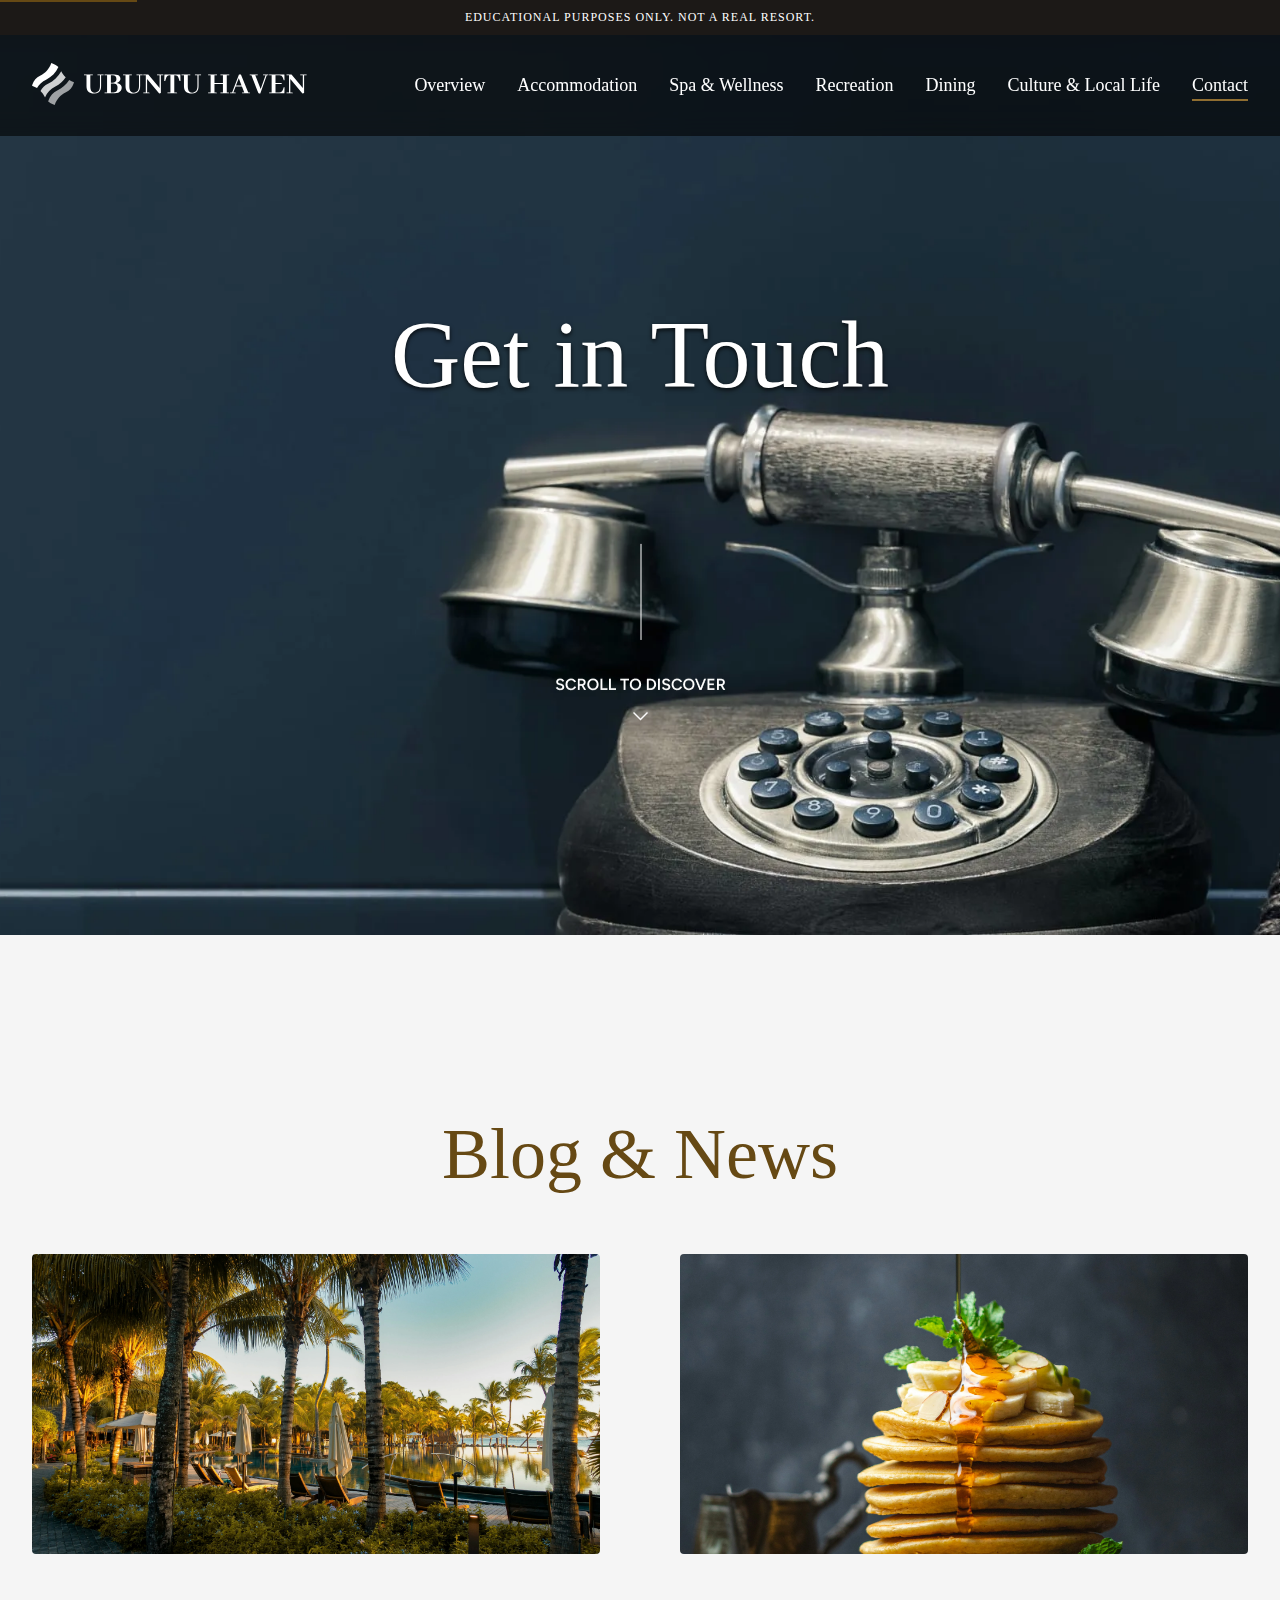
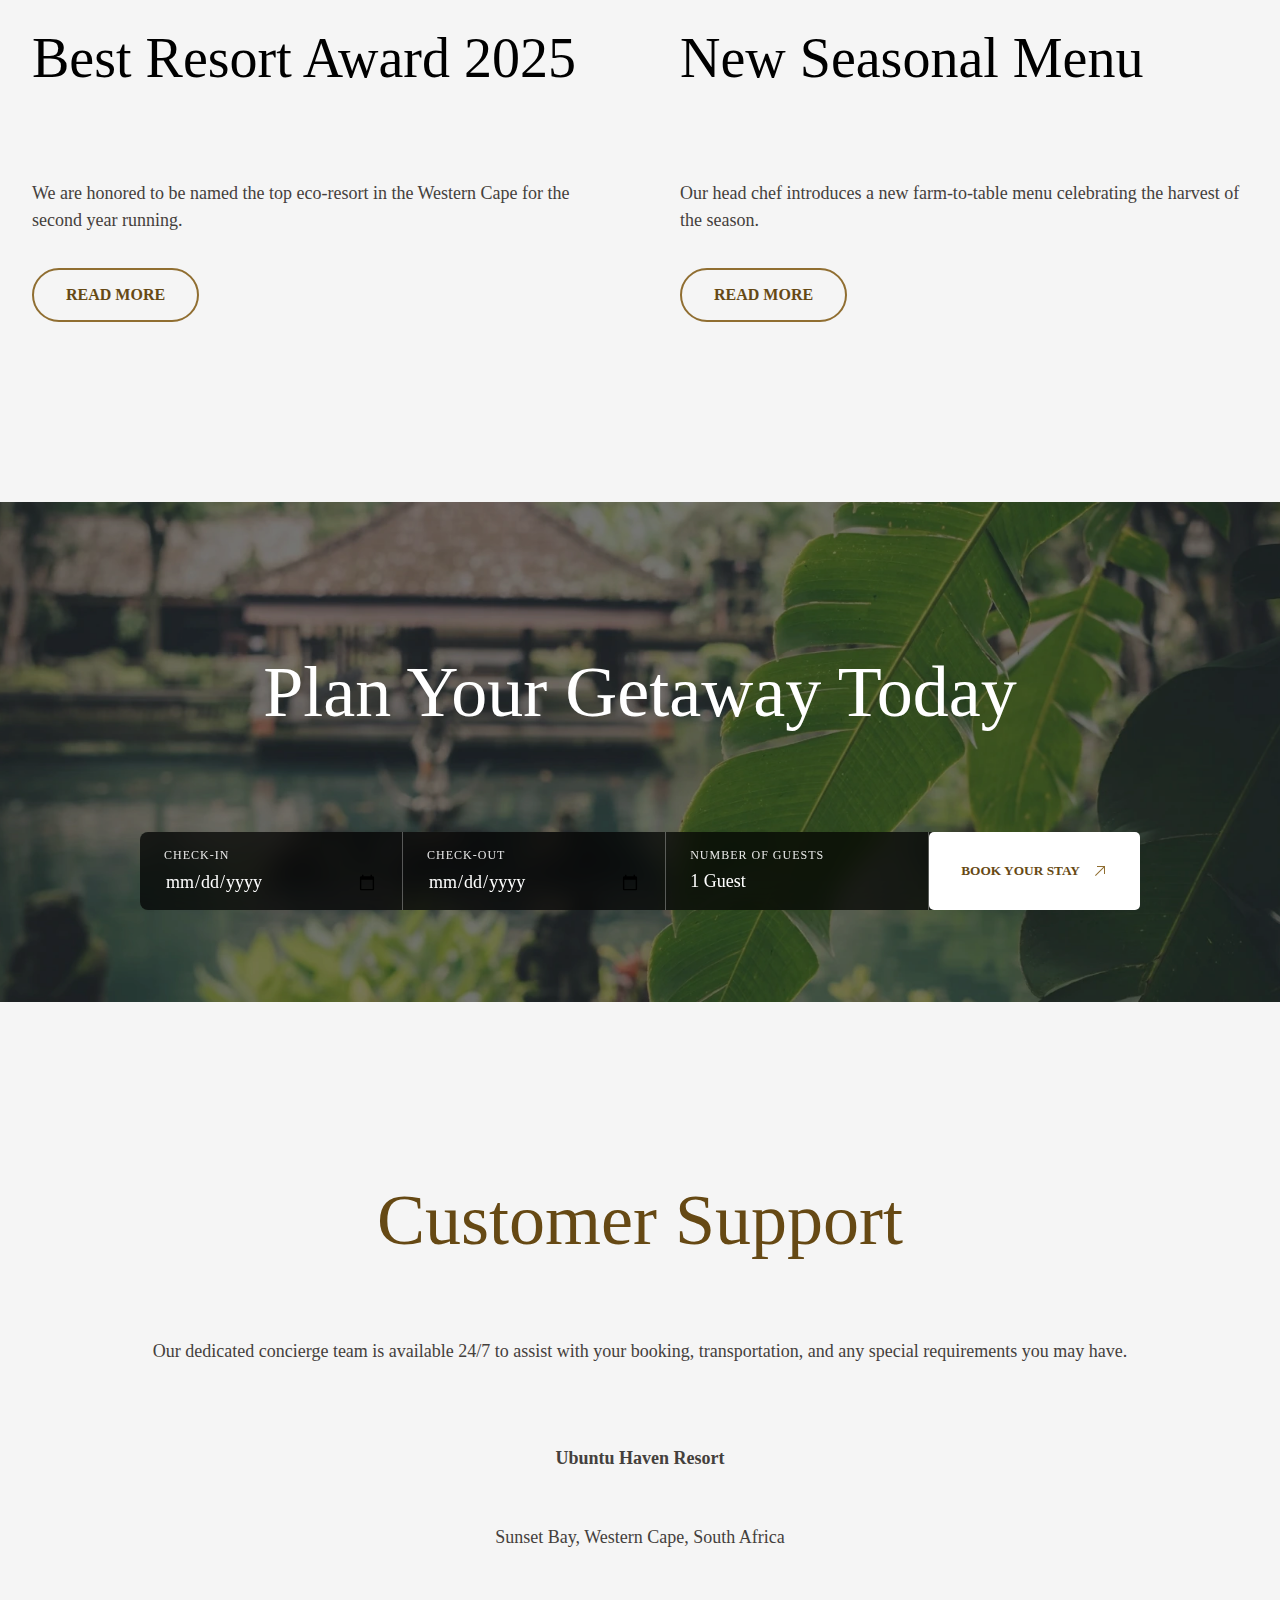
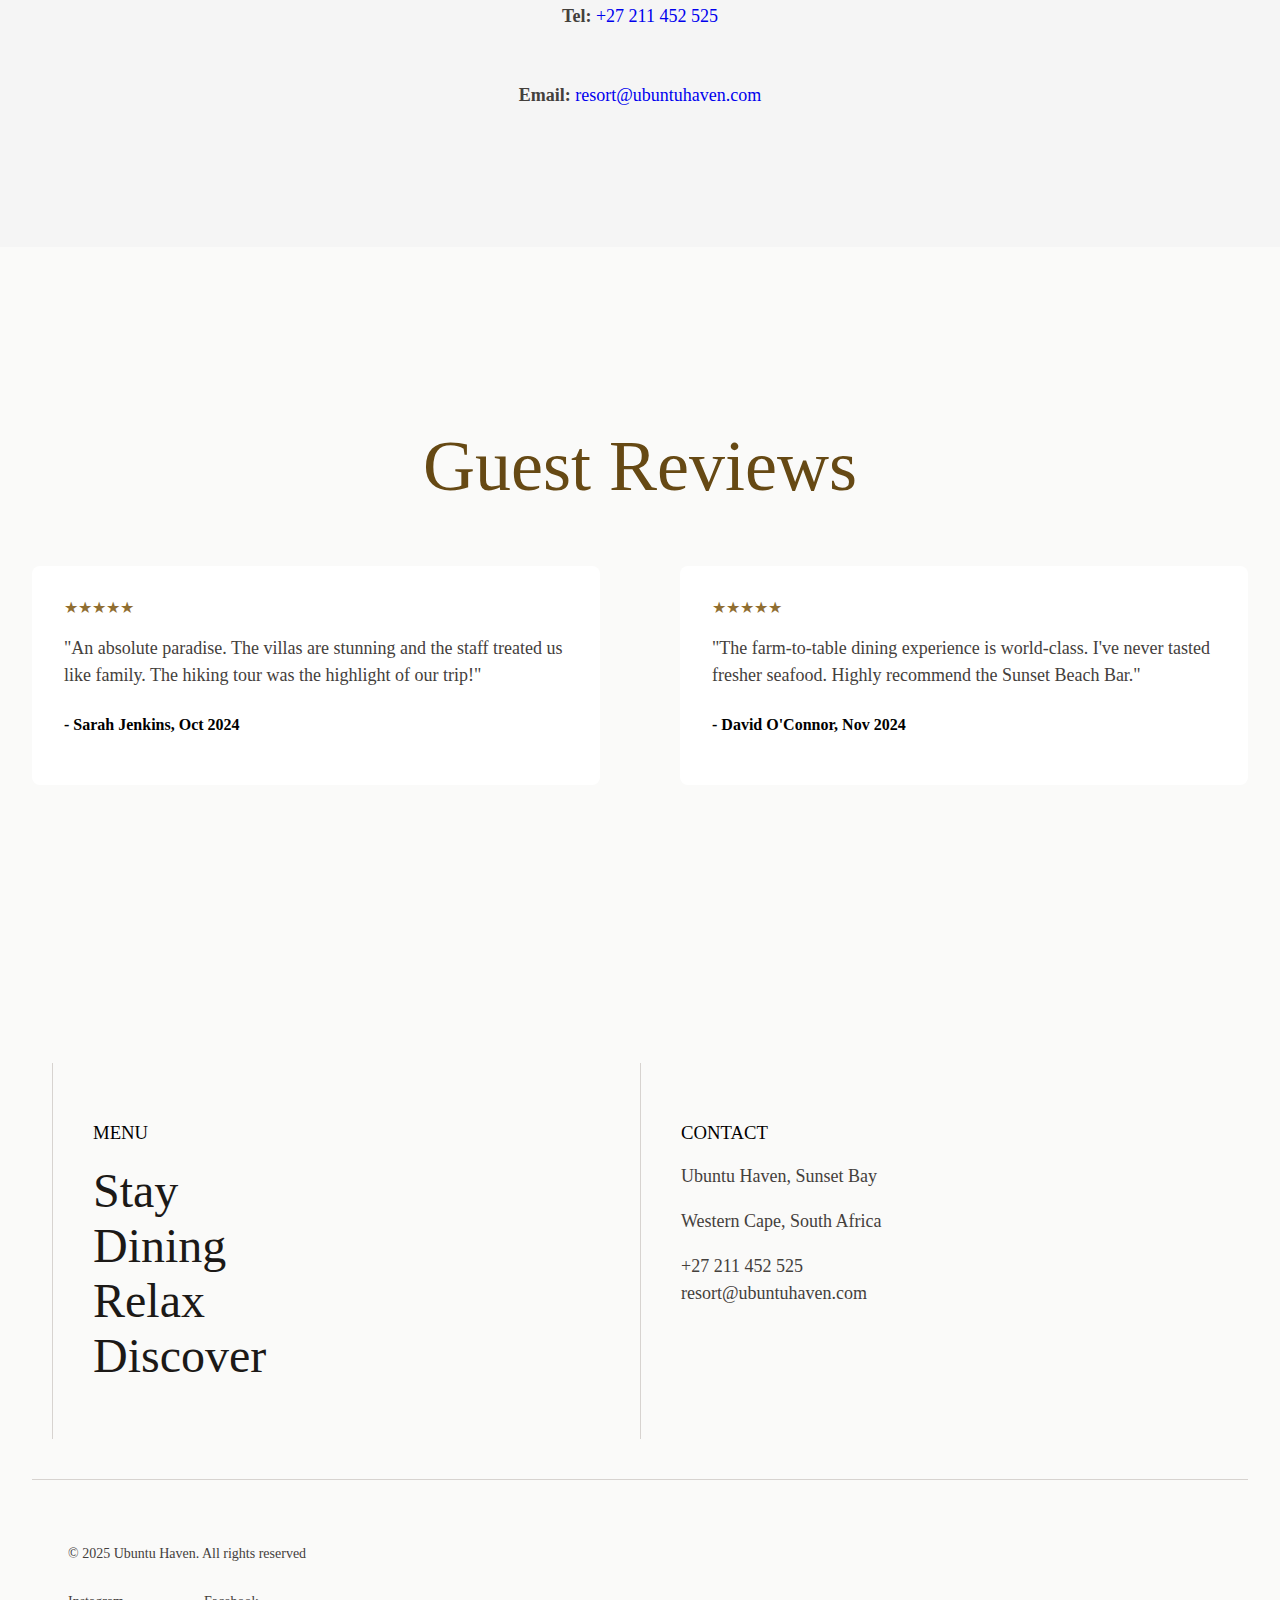
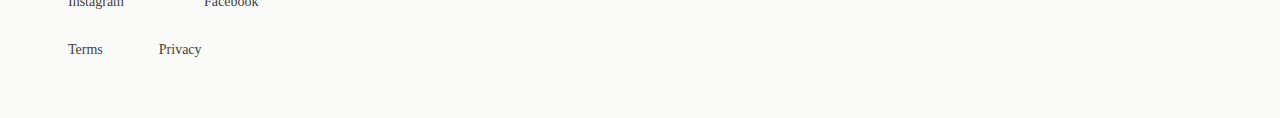
<file: contact.html>
<!DOCTYPE html>
<html lang="en">
  <head>
    <meta charset="utf-8" />
    <meta name="viewport" content="width=device-width, initial-scale=1" />
    <title>Contact | Ubuntu Haven Resort</title>
    <link rel="stylesheet" href="style.css" />
  </head>
  <body>
    <!-- REQUIREMENT: Student Banner -->
    <div class="student-banner" role="alert">EDUCATIONAL PURPOSES ONLY. NOT A REAL RESORT.</div>
    
    <div class="layout-frame">
      <a href="#main-content" class="skip-link">Skip to content</a>
      
      <header class="hero">
        <div class="hero__bg-wrapper">
            <img class="hero__bg-image" src="img/contact.webp" alt="contact phone" />
        </div>
        <nav class="navbar" aria-label="Main navigation">
          <div class="container navbar__container">
            <a href="index.html" class="navbar__logo-link"><img class="navbar__logo" src="img/company-logo.svg" alt="Ubuntu Haven Logo" /></a>
            
            <button class="mobile-menu-toggle" aria-label="Open menu"><span></span><span></span><span></span></button>

            <ul class="navbar__menu" role="list">
              <li><a href="index.html" class="navbar__link">Overview</a></li>
              <li><a href="accommodation.html" class="navbar__link">Accommodation</a></li>
              <li><a href="spa.html" class="navbar__link">Spa &amp; Wellness</a></li>
              <li><a href="recreation.html" class="navbar__link">Recreation</a></li>
              <li><a href="dining.html" class="navbar__link">Dining</a></li>
              <li><a href="culture.html" class="navbar__link">Culture &amp; Local Life</a></li>
              <li><a href="contact.html" class="navbar__link active" aria-current="page">Contact</a></li>
            </ul>
          </div>
        </nav>
        <div class="hero__content">
          <h1 class="hero__title">Get in Touch</h1>
          <div class="hero__scroll-indicator" aria-hidden="true" style="margin-top: 40px;">
              <img src="img/frame-152.png" alt="" />
          </div>
        </div>
      </header>

      <main id="main-content">
        
        <!-- BLOG & NEWS -->
        <section class="section">
            <div class="container">
                <div style="margin-bottom: 40px; text-align: center;">
                    <h2 class="text-heading-large primary-color">Blog & News</h2>
                </div>
                <div class="overview__text-row">
                    <!-- News Item 1 -->
                    <article style="flex: 1; display: flex; flex-direction: column; gap: 16px;">
                        <img src="img/resort.webp" alt="Resort Overview" style="width: 100%; height: 300px; object-fit: cover; border-radius: 4px;" />
                        <h3 class="text-heading-medium">Best Resort Award 2025</h3>
                        <p class="text-body-large">We are honored to be named the top eco-resort in the Western Cape for the second year running.</p>
                        <a href="#" class="button-outline" style="align-self: flex-start;">READ MORE</a>
                    </article>
                    <!-- News Item 2 -->
                    <article style="flex: 1; display: flex; flex-direction: column; gap: 16px;">
                         <img src="img/food.webp" alt="New seasonal pancake" style="width: 100%; height: 300px; object-fit: cover; border-radius: 4px;" />
                        <h3 class="text-heading-medium">New Seasonal Menu</h3>
                        <p class="text-body-large">Our head chef introduces a new farm-to-table menu celebrating the harvest of the season.</p>
                        <a href="#" class="button-outline" style="align-self: flex-start;">READ MORE</a>
                    </article>
                </div>
            </div>
        </section>

        <!--  CONTACT FORM  -->
        <section class="booking" id="booking">
          <div class="booking__wrapper">
            <img class="booking__bg-image" src="img/bg.webp" alt="" aria-hidden="true" loading="lazy" />
            
            <div class="booking__content">
              <h2 class="text-heading-large white-color centered">Plan Your Getaway Today</h2>
              
              <form class="booking-bar h-event" action="/api/check-availability" method="POST">
                <input type="hidden" class="p-name" value="Resort Stay" />

                <div class="booking-bar__item">
                  <label for="checkin" class="label-small white-color">Check-in</label>
                  <div class="booking-bar__input-group dt-start">
                    <input type="date" id="checkin" name="checkin" class="input-text white-color" required aria-label="Check-in Date" />
                  </div>
                </div>
                
                <div class="booking-bar__item">
                  <label for="checkout" class="label-small white-color">Check-out</label>
                  <div class="booking-bar__input-group dt-end">
                    <input type="date" id="checkout" name="checkout" class="input-text white-color" required aria-label="Check-out Date" />
                  </div>
                </div>
                
                <div class="booking-bar__item">
                  <label for="guests" class="label-small white-color">Number of guests</label>
                  <div class="booking-bar__input-group">
                      <select id="guests" name="guests" class="input-text white-color select-reset">
                          <option value="1">1 Guest</option>
                          <option value="2">2 Guests</option>
                          <option value="3">3 Guests</option>
                          <option value="4">4 Guests</option>
                          <option value="5">5 Guests</option>
                      </select>
                  </div>
                </div>
                
                <button type="submit" class="button-filled">
                    <span class="button-text-dark">BOOK YOUR STAY</span>
                    <img class="icon-arrow" src="img/arrow-up-right.svg" alt="" aria-hidden="true" />
                </button>
              </form>
            </div>
          </div>
        </section>

        <!-- 3. CUSTOMER SUPPORT (Card Sort Item 3) -->
        <section class="section h-card">
            <div class="container centered">
                <h2 class="text-heading-large primary-color">Customer Support</h2>
                <div style="margin-top:40px; display:flex; flex-direction:column; gap:20px;">
                    <p class="text-body-large">
                        Our dedicated concierge team is available 24/7 to assist with your booking, 
                        transportation, and any special requirements you may have.
                    </p>
                    <div style="display: flex; flex-direction: column; gap: 16px; margin-top: 24px; align-items: center;">
                        <p class="text-body-large p-name"><strong>Ubuntu Haven Resort</strong></p>
                        <p class="text-body-large p-adr">
                            <span class="p-street-address">Sunset Bay</span>, <span class="p-locality">Western Cape</span>, <span class="p-country-name">South Africa</span>
                        </p>
                        <p class="text-body-large">
                            <strong>Tel:</strong> <a href="tel:+27211452525" class="p-tel">+27 211 452 525</a>
                        </p>
                        <p class="text-body-large">
                            <strong>Email:</strong> <a href="mailto:resort@ubuntuhaven.com" class="u-email">resort@ubuntuhaven.com</a>
                        </p>
                    </div>
                </div>
            </div>
        </section>

        <!-- 4. GUEST REVIEWS (Card Sort Item 4 - hReview Microformat) -->
        <section class="section" style="background-color: var(--gray-50);">
            <div class="container centered">
                <h2 class="text-heading-large primary-color">Guest Reviews</h2>
                <div class="overview__text-row" style="margin-top: 60px;">
                    
                    <!-- Review 1 -->
                    <div class="h-review" style="background: white; padding: 32px; border-radius: 8px; flex: 1; text-align: left;">
                        <h3 class="p-item h-item p-name" style="display:none;">Ubuntu Haven Resort</h3>
                        <div class="p-rating" style="color: var(--primary-02); margin-bottom: 16px;">★★★★★</div>
                        <p class="p-description text-body-large">
                            "An absolute paradise. The villas are stunning and the staff treated us like family. 
                            The hiking tour was the highlight of our trip!"
                        </p>
                        <p class="p-author h-card text-body-small" style="margin-top: 24px; font-weight: bold;">
                            - <span class="p-name">Sarah Jenkins</span>, <span class="dt-reviewed">Oct 2024</span>
                        </p>
                    </div>

                    <!-- Review 2 -->
                    <div class="h-review" style="background: white; padding: 32px; border-radius: 8px; flex: 1; text-align: left;">
                        <h3 class="p-item h-item p-name" style="display:none;">Ubuntu Haven Resort</h3>
                        <div class="p-rating" style="color: var(--primary-02); margin-bottom: 16px;">★★★★★</div>
                        <p class="p-description text-body-large">
                            "The farm-to-table dining experience is world-class. I've never tasted fresher seafood. 
                            Highly recommend the Sunset Beach Bar."
                        </p>
                        <p class="p-author h-card text-body-small" style="margin-top: 24px; font-weight: bold;">
                            - <span class="p-name">David O'Connor</span>, <span class="dt-reviewed">Nov 2024</span>
                        </p>
                    </div>

                </div>
            </div>
        </section>

      </main>

        <!-- FOOTER  -->
      <footer class="footer" id="contact">
          <div class="container">
              <div class="footer__logo-area">
                  <img class="footer__logo" src="img/company-logo-1.svg" alt="Ubuntu Haven Logo" loading="lazy"/>
              </div>
              <div class="footer__top-row">
                  <div class="footer__nav-wrapper">
                      <nav class="footer__col" aria-label="Footer Navigation">
                          <h3 class="footer__heading">MENU</h3>
                          <ul class="footer__list" role="list">
                              <li class="footer__item"><a href="accommodation.html"
                                                          class="footer__link-large">Stay</a></li>
                              <li class="footer__item"><a href="dining.html" class="footer__link-large">Dining</a>
                              </li>
                              <li class="footer__item"><a href="Spa.html" class="footer__link-large">Relax</a></li>
                              <li class="footer__item"><a href="Recreation.html"
                                                          class="footer__link-large">Discover</a></li>
                          </ul>
                      </nav>
                      <div class="footer__col-contact h-card">
                          <h3 class="footer__heading">CONTACT</h3>
                          <div class="footer__address-block">
                              <p class="p-name sr-only">Ubuntu Haven Resort</p>
                              <div class="p-adr h-geo">
                                  <p class="text-body-large p-street-address">Ubuntu Haven, Sunset Bay</p>
                                  <p class="text-body-large">
                                      <span class="p-locality">Western Cape</span>,
                                      <span class="p-country-name">South Africa</span>
                                  </p>
                                  <data class="p-latitude" value="-33.9249"></data>
                                  <data class="p-longitude" value="18.4241"></data>
                              </div>
                              <a href="tel:+27211452525" class="text-body-large p-tel"
                                style="display:block; margin-top:16px;">+27 211 452 525</a>
                              <a href="mailto:resort@ubuntuhaven.com" class="text-body-large u-email">resort@ubuntuhaven.com</a>
                              <a class="u-url" href="https://tamunakh.github.io/UBUNTU-HAVEN/" style="display:none;">Website</a>
                          </div>
                      </div>
                  </div>
              </div>
              <div class="footer__bottom-row">
                  <div class="footer__copyright"><p class="footer__text-small">© 2025 Ubuntu Haven. All rights
                      reserved</p></div>
                  <div class="footer__bottom-links">
                      <nav class="footer__social" aria-label="Social Media">
                          <a href="https://instagram.com" class="footer__text-small">Instagram</a>
                          <br/>
                          <a href="https://facebook.com" class="footer__text-small">Facebook</a>
                      </nav>
                      <nav class="footer__legal" aria-label="Legal">
                          <a href="/terms" class="footer__text-small">Terms</a>
                          <a href="/privacy" class="footer__text-small">Privacy</a>
                      </nav>
                  </div>
              </div>
          </div>
      </footer>
    </div>
    <script src="script.js"></script>
  </body>
</html>
</file>
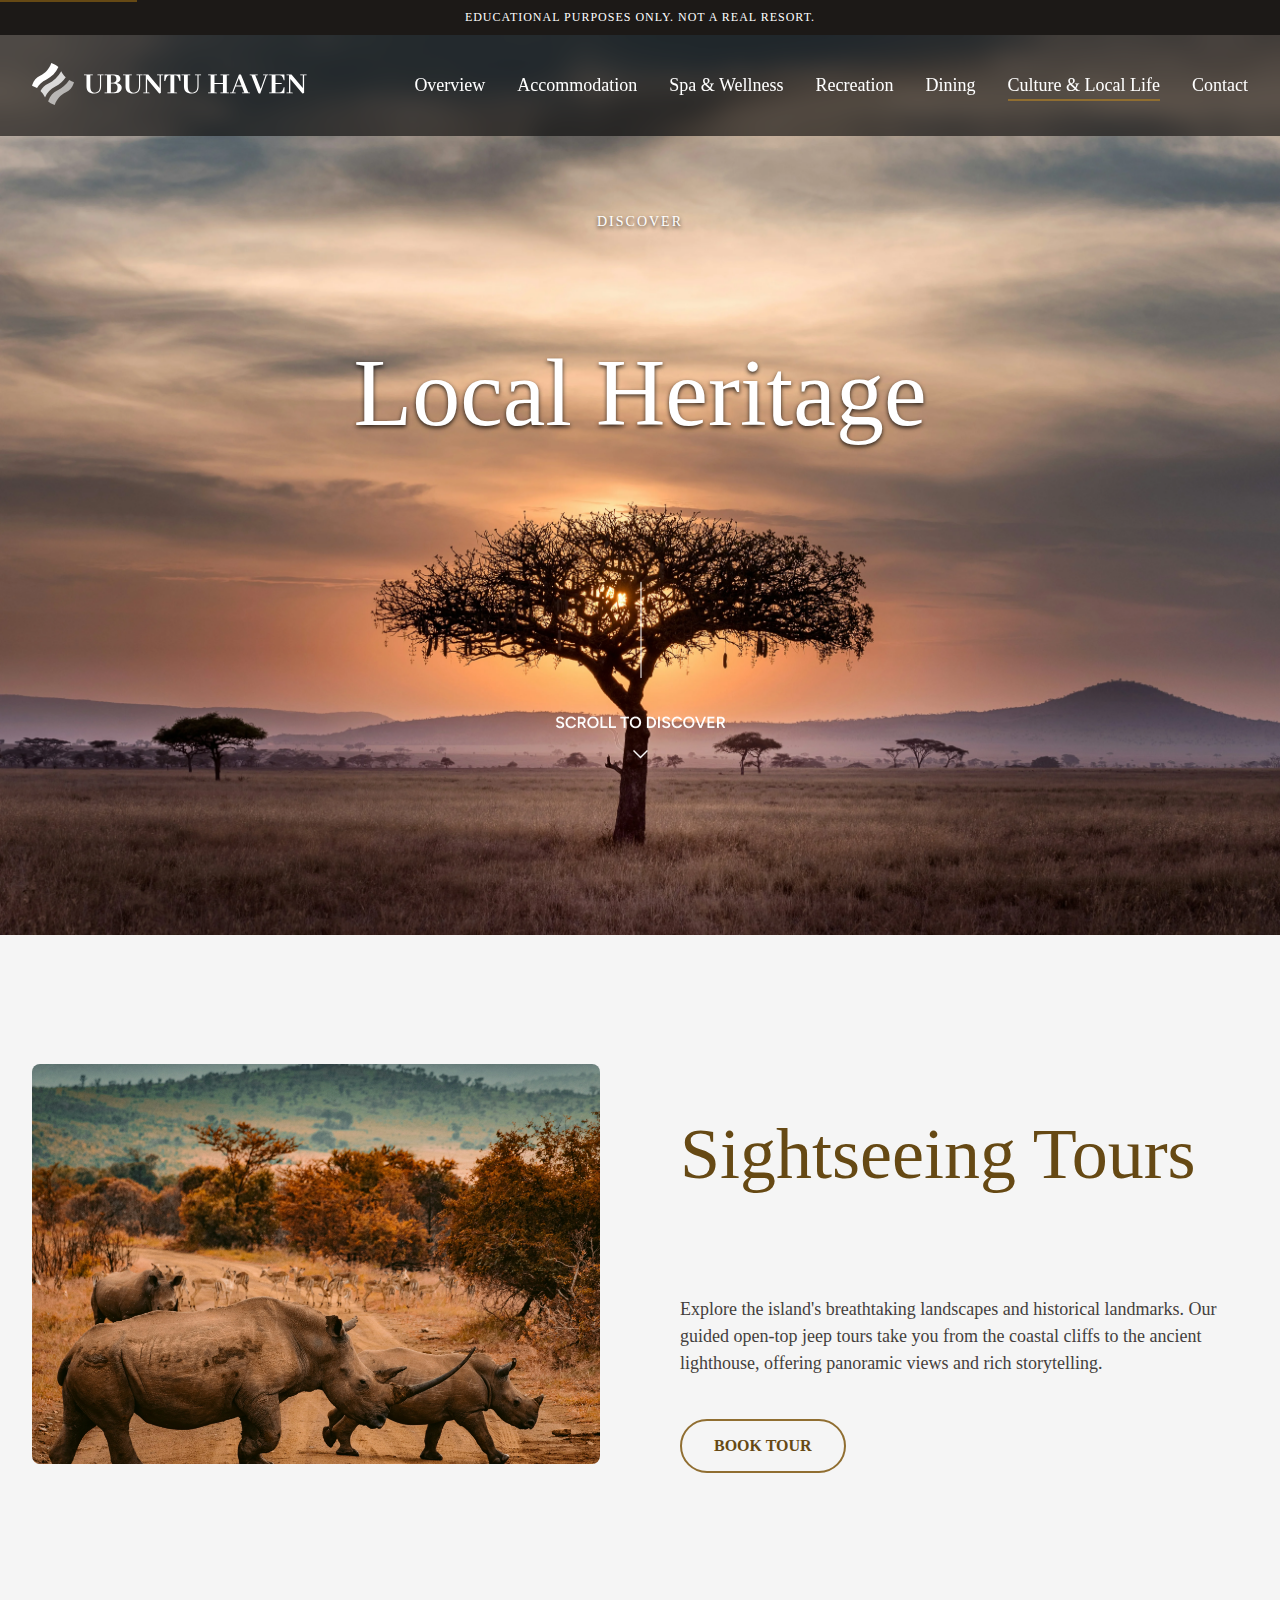
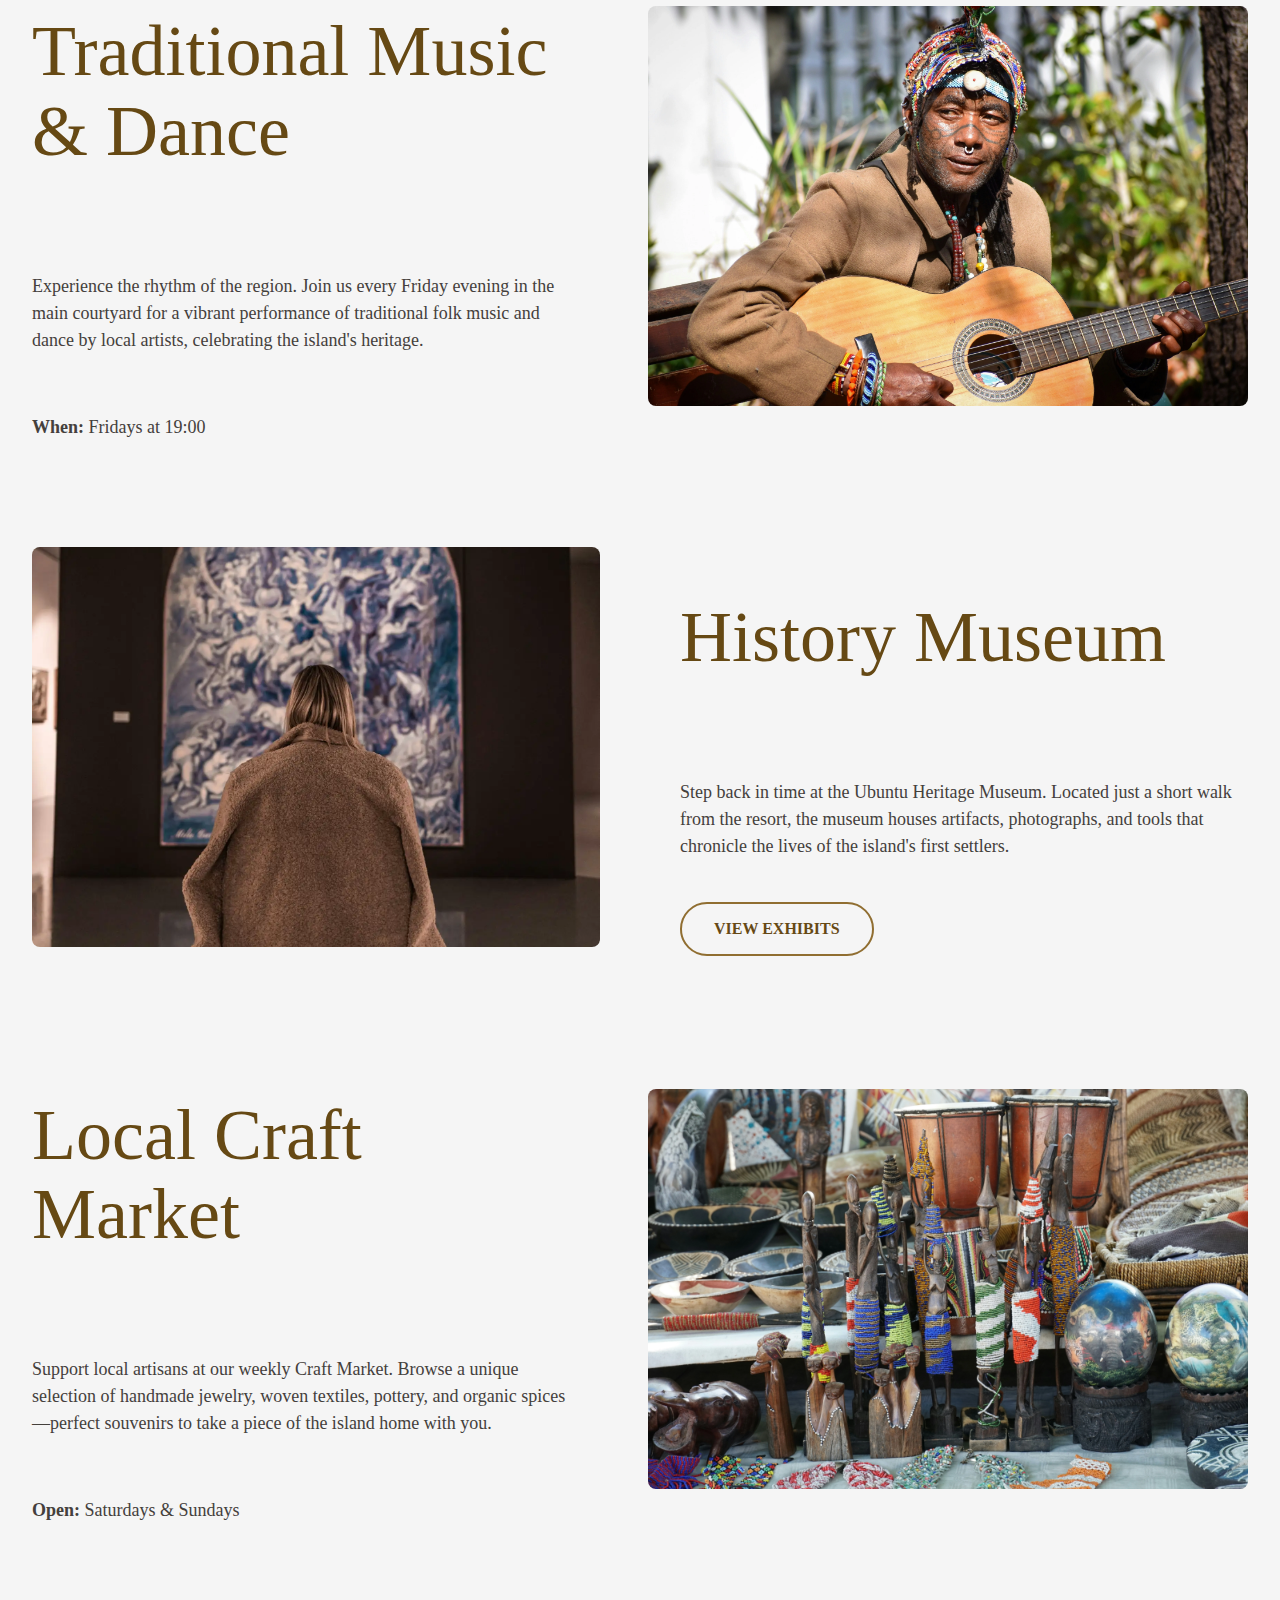
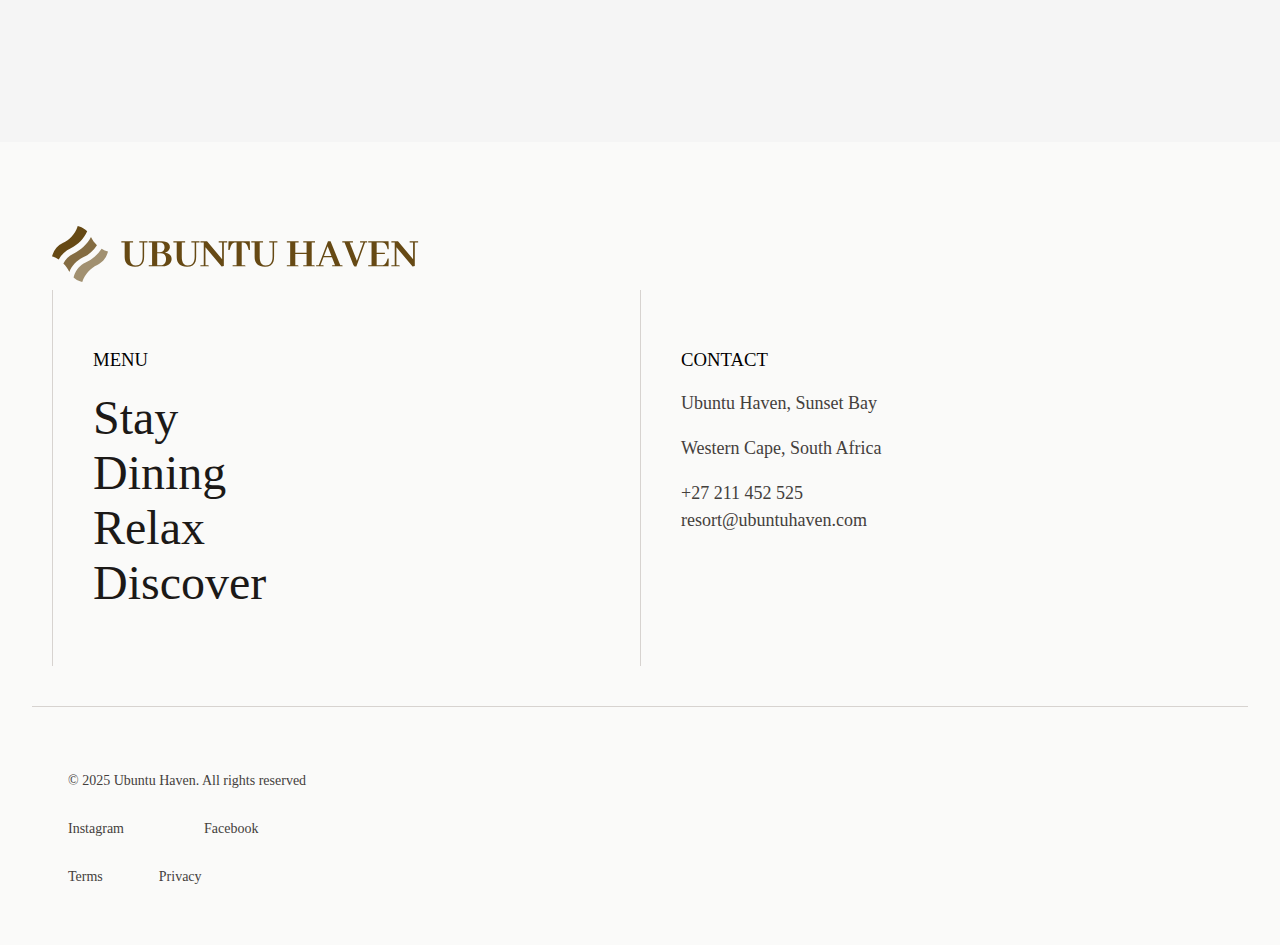
<file: culture.html>
<!DOCTYPE html>
<html lang="en">
  <head>
    <meta charset="utf-8" />
    <meta name="viewport" content="width=device-width, initial-scale=1" />
    <title>Culture | Ubuntu Haven Resort</title>
    <link rel="stylesheet" href="style.css" />
  </head>
  <body>
    <div class="student-banner" role="alert">EDUCATIONAL PURPOSES ONLY. NOT A REAL RESORT.</div>
    
    <div class="layout-frame">
      <a href="#main-content" class="skip-link">Skip to content</a>
      
      <header class="hero">
        <div class="hero__bg-wrapper">
            <img class="hero__bg-image" src="img/heritage.webp" alt="Local village path" />
        </div>
        <nav class="navbar" aria-label="Main navigation">
          <div class="container navbar__container">
            <a href="index.html" class="navbar__logo-link"><img class="navbar__logo" src="img/company-logo.svg" alt="Ubuntu Haven Logo" /></a>
            
            <button class="mobile-menu-toggle" aria-label="Open menu"><span></span><span></span><span></span></button>

            <ul class="navbar__menu" role="list">
              <li><a href="index.html" class="navbar__link">Overview</a></li>
              <li><a href="accommodation.html" class="navbar__link">Accommodation</a></li>
              <li><a href="spa.html" class="navbar__link">Spa &amp; Wellness</a></li>
              <li><a href="recreation.html" class="navbar__link">Recreation</a></li>
              <li><a href="dining.html" class="navbar__link">Dining</a></li>
              <li><a href="culture.html" class="navbar__link active" aria-current="page">Culture &amp; Local Life</a></li>
              <li><a href="contact.html" class="navbar__link">Contact</a></li>
            </ul>
          </div>
        </nav>
        <div class="hero__content">
          <p class="hero__subtitle">DISCOVER</p>
          <h1 class="hero__title">Local Heritage</h1>
          <div class="hero__scroll-indicator" aria-hidden="true" style="margin-top: 40px;">
              <img src="img/frame-152.png" alt="" />
          </div>
        </div>
      </header>

      <main id="main-content">
        <section class="section">
          <div class="container">
             
            <!-- SIGHTSEEING TOURS -->
            <article class="feature-row">
                <img class="feature-row__img" src="img/sightseeing.webp" alt="Scenic island view" />
                <div class="feature-row__content">
                    <h2 class="text-heading-large primary-color">Sightseeing Tours</h2>
                    <p class="text-body-large">
                        Explore the island's breathtaking landscapes and historical landmarks. 
                        Our guided open-top jeep tours take you from the coastal cliffs to the 
                        ancient lighthouse, offering panoramic views and rich storytelling.
                    </p>
                    <a href="contact.html" class="button-outline">BOOK TOUR</a>
                </div>
            </article>

            <!--  TRADITIONAL MUSIC & DANCE -->
            <article class="feature-row">
                <img class="feature-row__img" src="img/music.webp" alt="Cultural celebration" />
                <div class="feature-row__content">
                    <h2 class="text-heading-large primary-color">Traditional Music & Dance</h2>
                    <p class="text-body-large">
                        Experience the rhythm of the region. Join us every Friday evening in the 
                        main courtyard for a vibrant performance of traditional folk music and 
                        dance by local artists, celebrating the island's heritage.
                    </p>
                    <p class="text-body-large"><strong>When:</strong> Fridays at 19:00</p>
                </div>
            </article>

            <!--  HISTORY MUSEUM -->
            <article class="feature-row">
                <img class="feature-row__img" src="img/museum.webp" alt="Museum interior" />
                <div class="feature-row__content">
                    <h2 class="text-heading-large primary-color">History Museum</h2>
                    <p class="text-body-large">
                        Step back in time at the Ubuntu Heritage Museum. Located just a short 
                        walk from the resort, the museum houses artifacts, photographs, and 
                        tools that chronicle the lives of the island's first settlers.
                    </p>
                    <a href="contact.html" class="button-outline">VIEW EXHIBITS</a>
                </div>
            </article>

            <!--  LOCAL CRAFT MARKET -->
            <article class="feature-row">
                <img class="feature-row__img" src="img/craft.webp" alt="Handmade local goods" />
                <div class="feature-row__content">
                    <h2 class="text-heading-large primary-color">Local Craft Market</h2>
                    <p class="text-body-large">
                        Support local artisans at our weekly Craft Market. Browse a unique selection 
                        of handmade jewelry, woven textiles, pottery, and organic spices—perfect 
                        souvenirs to take a piece of the island home with you.
                    </p>
                    <p class="text-body-large"><strong>Open:</strong> Saturdays & Sundays</p>
                </div>
            </article>

          </div>
        </section>
      </main>

        <!-- FOOTER  -->
      <footer class="footer" id="contact">
          <div class="container">
              <div class="footer__logo-area">
                  <img class="footer__logo" src="img/company-logo-1.svg" alt="Ubuntu Haven Logo" loading="lazy"/>
              </div>
              <div class="footer__top-row">
                  <div class="footer__nav-wrapper">
                      <nav class="footer__col" aria-label="Footer Navigation">
                          <h3 class="footer__heading">MENU</h3>
                          <ul class="footer__list" role="list">
                              <li class="footer__item"><a href="accommodation.html"
                                                          class="footer__link-large">Stay</a></li>
                              <li class="footer__item"><a href="dining.html" class="footer__link-large">Dining</a>
                              </li>
                              <li class="footer__item"><a href="Spa.html" class="footer__link-large">Relax</a></li>
                              <li class="footer__item"><a href="Recreation.html"
                                                          class="footer__link-large">Discover</a></li>
                          </ul>
                      </nav>
                      <div class="footer__col-contact h-card">
                          <h3 class="footer__heading">CONTACT</h3>
                          <div class="footer__address-block">
                              <p class="p-name sr-only">Ubuntu Haven Resort</p>
                              <div class="p-adr h-geo">
                                  <p class="text-body-large p-street-address">Ubuntu Haven, Sunset Bay</p>
                                  <p class="text-body-large">
                                      <span class="p-locality">Western Cape</span>,
                                      <span class="p-country-name">South Africa</span>
                                  </p>
                                  <data class="p-latitude" value="-33.9249"></data>
                                  <data class="p-longitude" value="18.4241"></data>
                              </div>
                              <a href="tel:+27211452525" class="text-body-large p-tel"
                                style="display:block; margin-top:16px;">+27 211 452 525</a>
                              <a href="mailto:resort@ubuntuhaven.com" class="text-body-large u-email">resort@ubuntuhaven.com</a>
                              <a class="u-url" href="https://tamunakh.github.io/UBUNTU-HAVEN/" style="display:none;">Website</a>
                          </div>
                      </div>
                  </div>
              </div>
              <div class="footer__bottom-row">
                  <div class="footer__copyright"><p class="footer__text-small">© 2025 Ubuntu Haven. All rights
                      reserved</p></div>
                  <div class="footer__bottom-links">
                      <nav class="footer__social" aria-label="Social Media">
                          <a href="https://instagram.com" class="footer__text-small">Instagram</a>
                          <br/>
                          <a href="https://facebook.com" class="footer__text-small">Facebook</a>
                      </nav>
                      <nav class="footer__legal" aria-label="Legal">
                          <a href="/terms" class="footer__text-small">Terms</a>
                          <a href="/privacy" class="footer__text-small">Privacy</a>
                      </nav>
                  </div>
              </div>
          </div>
      </footer>
    </div>
    <script src="script.js"></script>
  </body>
</html>
</file>
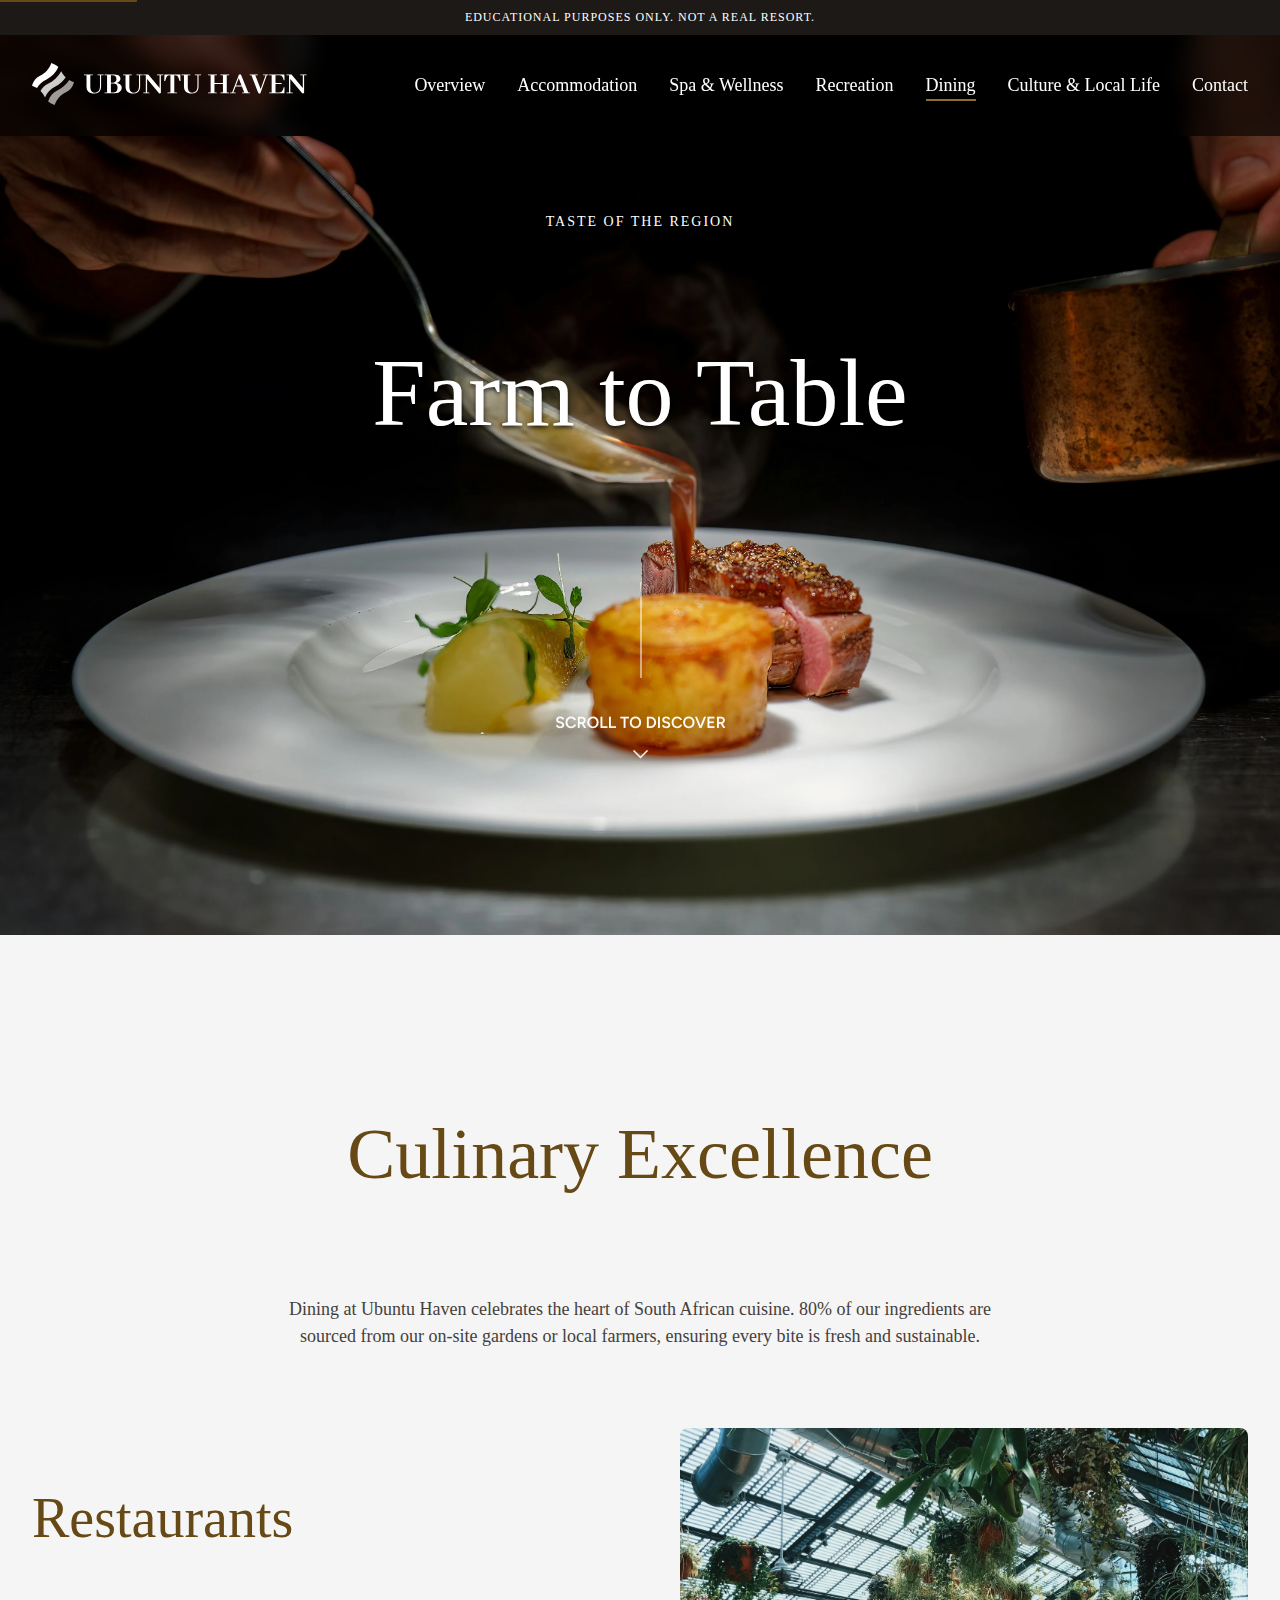
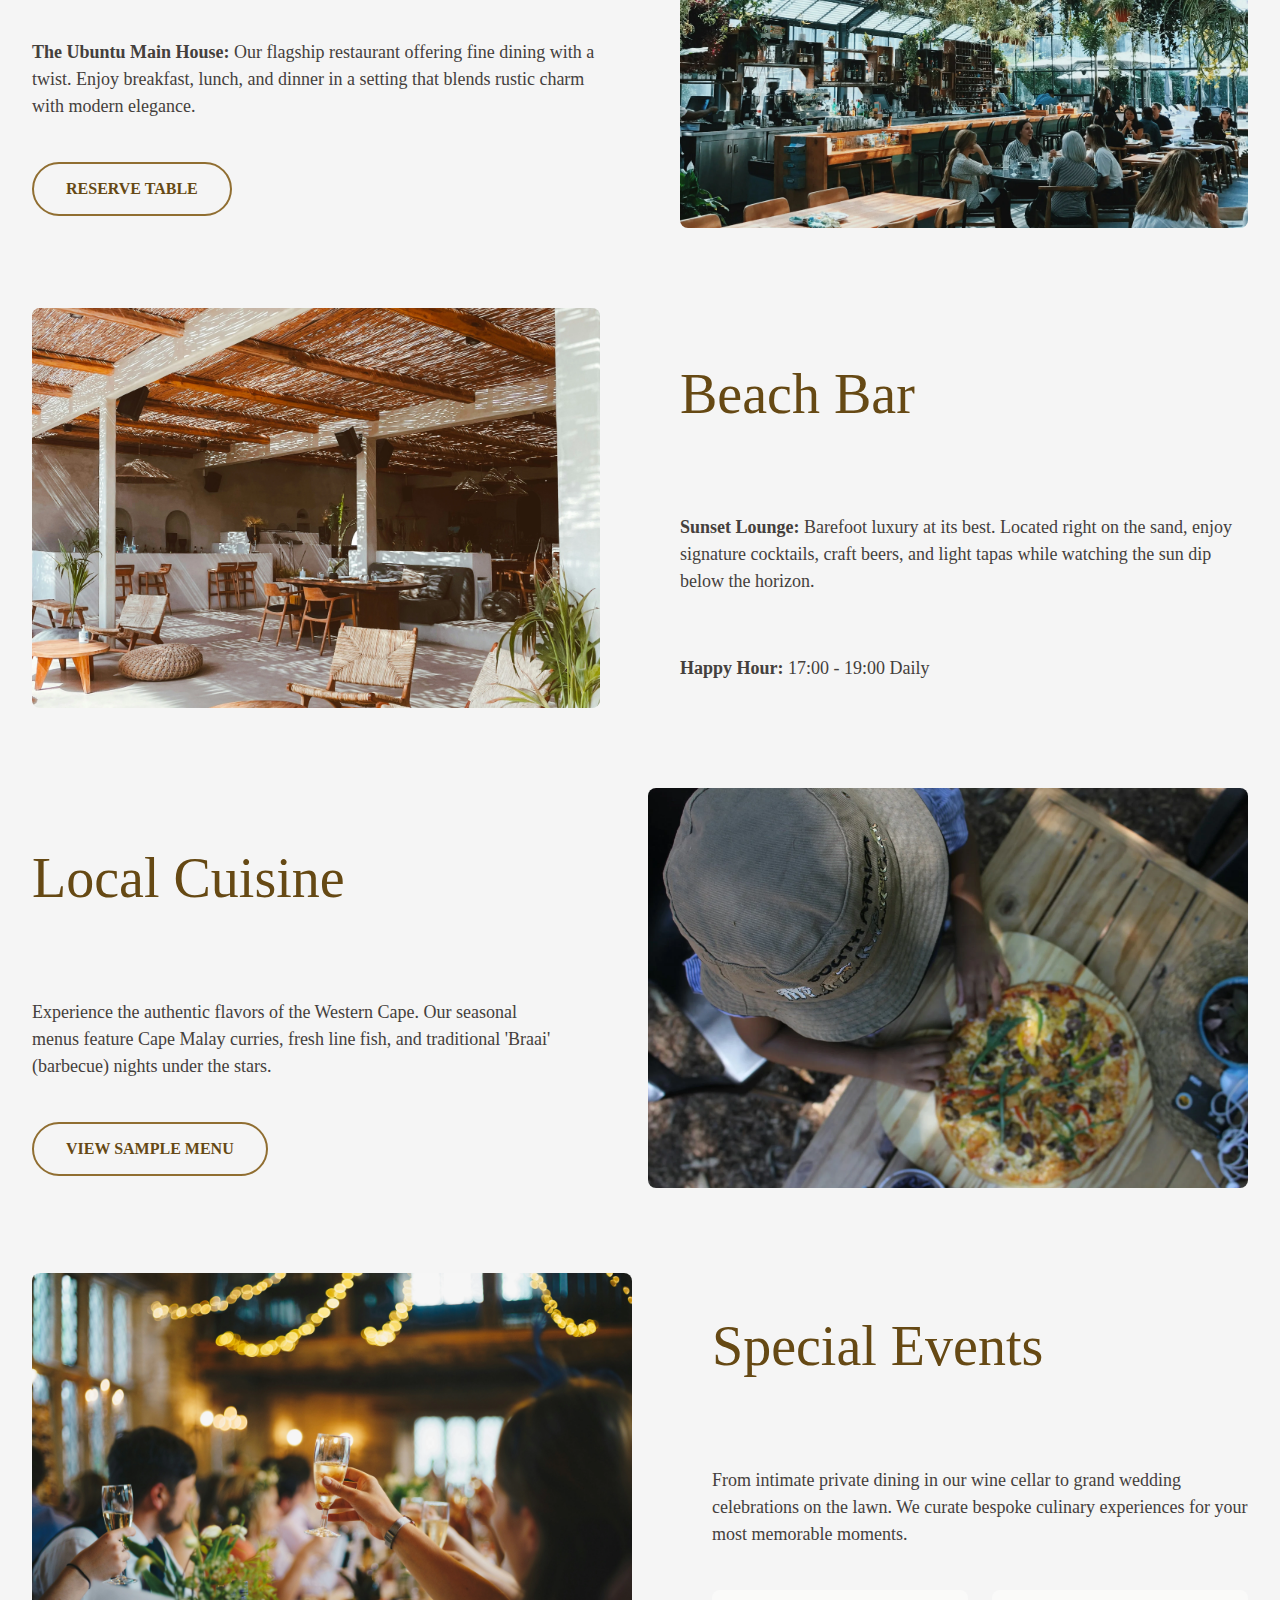
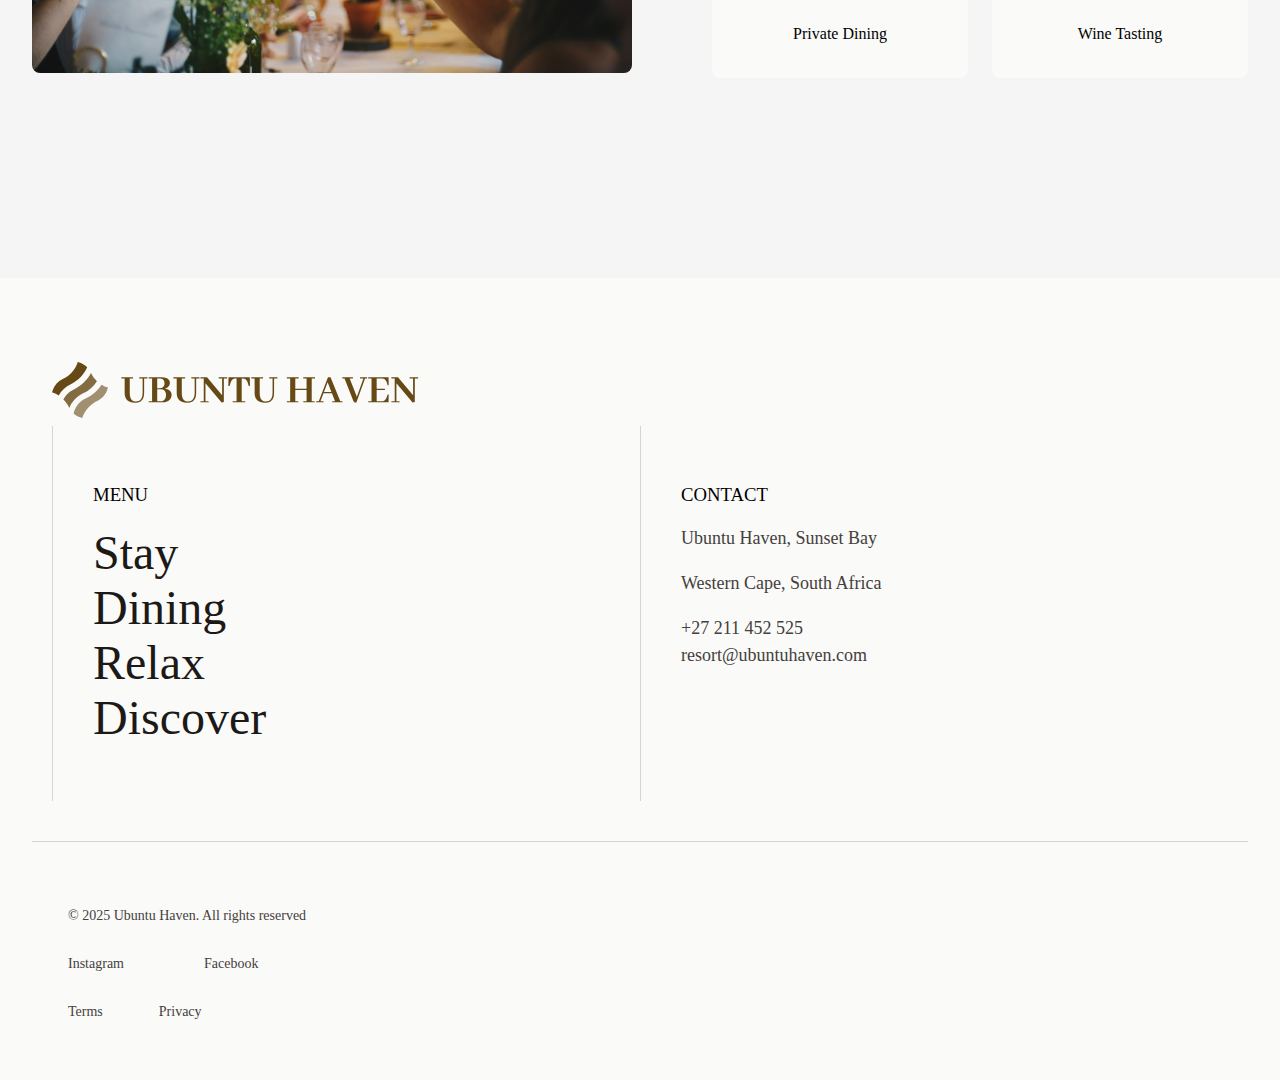
<file: dining.html>
<!DOCTYPE html>
<html lang="en">
  <head>
    <meta charset="utf-8" />
    <meta name="viewport" content="width=device-width, initial-scale=1" />
    <title>Dining | Ubuntu Haven Resort</title>
    <link rel="stylesheet" href="style.css" />
  </head>
  <body>
    <div class="student-banner" role="alert">EDUCATIONAL PURPOSES ONLY. NOT A REAL RESORT.</div>
    
    <div class="layout-frame">
      <a href="#main-content" class="skip-link">Skip to content</a>
      
      <header class="hero">
        <div class="hero__bg-wrapper">
            <img class="hero__bg-image" src="img/dining.webp" alt="Fine dining dish" />
        </div>
        <nav class="navbar" aria-label="Main navigation">
          <div class="container navbar__container">
            <a href="index.html" class="navbar__logo-link"><img class="navbar__logo" src="img/company-logo.svg" alt="Ubuntu Haven Logo" /></a>
            
            <button class="mobile-menu-toggle" aria-label="Open menu"><span></span><span></span><span></span></button>

            <ul class="navbar__menu" role="list">
              <li><a href="index.html" class="navbar__link">Overview</a></li>
              <li><a href="accommodation.html" class="navbar__link">Accommodation</a></li>
              <li><a href="spa.html" class="navbar__link">Spa &amp; Wellness</a></li>
              <li><a href="recreation.html" class="navbar__link">Recreation</a></li>
              <li><a href="dining.html" class="navbar__link active" aria-current="page">Dining</a></li>
              <li><a href="culture.html" class="navbar__link">Culture &amp; Local Life</a></li>
              <li><a href="contact.html" class="navbar__link">Contact</a></li>
            </ul>
          </div>
        </nav>
        <div class="hero__content">
          <p class="hero__subtitle">TASTE OF THE REGION</p>
          <h1 class="hero__title">Farm to Table</h1>
          <div class="hero__scroll-indicator" aria-hidden="true" style="margin-top: 40px;">
              <img src="img/frame-152.png" alt="" />
          </div>
        </div>
      </header>

      <main id="main-content">
        <section class="section">
          <div class="container dining__container">
            
            <div class="dining__text-group">
                <h2 class="text-heading-large primary-color">Culinary Excellence</h2>
                <p class="text-body-large">
                  Dining at Ubuntu Haven celebrates the heart of South African cuisine. 
                  80% of our ingredients are sourced from our on-site gardens or local farmers, 
                  ensuring every bite is fresh and sustainable.
                </p>
            </div>

            <!--  RESTAURANTS  -->
            <article class="feature-row" style="margin-top:60px;">
                <img class="feature-row__img" src="img/restaurant.webp" alt="Main restaurant interior" />
                <div class="feature-row__content">
                    <h2 class="text-heading-medium primary-color">Restaurants</h2>
                    <p class="text-body-large">
                        <strong>The Ubuntu Main House:</strong> Our flagship restaurant offering 
                        fine dining with a twist. Enjoy breakfast, lunch, and dinner in a setting 
                        that blends rustic charm with modern elegance.
                    </p>
                    <a href="contact.html" class="button-outline">RESERVE TABLE</a>
                </div>
            </article>

            <!--  BEACH BAR  -->
            <article class="feature-row">
                <img class="feature-row__img" src="img/beach.webp" alt="Beach Bar Interior" />
                <div class="feature-row__content">
                    <h2 class="text-heading-medium primary-color">Beach Bar</h2>
                    <p class="text-body-large">
                        <strong>Sunset Lounge:</strong> Barefoot luxury at its best. Located right 
                        on the sand, enjoy signature cocktails, craft beers, and light tapas 
                        while watching the sun dip below the horizon.
                    </p>
                    <p class="text-body-large"><strong>Happy Hour:</strong> 17:00 - 19:00 Daily</p>
                </div>
            </article>

            <!--  LOCAL CUISINE  -->
            <article class="feature-row">
                <img class="feature-row__img" src="img/local cuisine.webp" alt="Regional dish" />
                <div class="feature-row__content">
                    <h2 class="text-heading-medium primary-color">Local Cuisine</h2>
                    <p class="text-body-large">
                        Experience the authentic flavors of the Western Cape. Our seasonal menus 
                        feature Cape Malay curries, fresh line fish, and traditional 'Braai' 
                        (barbecue) nights under the stars.
                    </p>
                    <a href="contact.html" class="button-outline">VIEW SAMPLE MENU</a>
                </div>
            </article>

            <!--SPECIAL EVENTS  -->
            <article class="feature-row">
                <img class="feature-row__img" src="img/events.webp" alt="Celebration toast" />
                <div class="feature-row__content">
                    <h2 class="text-heading-medium primary-color">Special Events</h2>
                    <p class="text-body-large">
                        From intimate private dining in our wine cellar to grand wedding celebrations 
                        on the lawn. We curate bespoke culinary experiences for your most memorable moments.
                    </p>
                    <div class="amenities-grid" style="margin: 0; width: 100%; grid-template-columns: 1fr 1fr;">
                        <div class="amenity-item" style="padding: 16px;"><h3 class="text-body-small">Private Dining</h3></div>
                        <div class="amenity-item" style="padding: 16px;"><h3 class="text-body-small">Wine Tasting</h3></div>
                    </div>
                </div>
            </article>
            
          </div>
        </section>
      </main>

      <!-- FOOTER  -->
      <footer class="footer" id="contact">
          <div class="container">
              <div class="footer__logo-area">
                  <img class="footer__logo" src="img/company-logo-1.svg" alt="Ubuntu Haven Logo" loading="lazy"/>
              </div>
              <div class="footer__top-row">
                  <div class="footer__nav-wrapper">
                      <nav class="footer__col" aria-label="Footer Navigation">
                          <h3 class="footer__heading">MENU</h3>
                          <ul class="footer__list" role="list">
                              <li class="footer__item"><a href="accommodation.html"
                                                          class="footer__link-large">Stay</a></li>
                              <li class="footer__item"><a href="dining.html" class="footer__link-large">Dining</a>
                              </li>
                              <li class="footer__item"><a href="Spa.html" class="footer__link-large">Relax</a></li>
                              <li class="footer__item"><a href="Recreation.html"
                                                          class="footer__link-large">Discover</a></li>
                          </ul>
                      </nav>
                      <div class="footer__col-contact h-card">
                          <h3 class="footer__heading">CONTACT</h3>
                          <div class="footer__address-block">
                              <p class="p-name sr-only">Ubuntu Haven Resort</p>
                              <div class="p-adr h-geo">
                                  <p class="text-body-large p-street-address">Ubuntu Haven, Sunset Bay</p>
                                  <p class="text-body-large">
                                      <span class="p-locality">Western Cape</span>,
                                      <span class="p-country-name">South Africa</span>
                                  </p>
                                  <data class="p-latitude" value="-33.9249"></data>
                                  <data class="p-longitude" value="18.4241"></data>
                              </div>
                              <a href="tel:+27211452525" class="text-body-large p-tel"
                                style="display:block; margin-top:16px;">+27 211 452 525</a>
                              <a href="mailto:resort@ubuntuhaven.com" class="text-body-large u-email">resort@ubuntuhaven.com</a>
                              <a class="u-url" href="https://tamunakh.github.io/UBUNTU-HAVEN/" style="display:none;">Website</a>
                          </div>
                      </div>
                  </div>
              </div>
              <div class="footer__bottom-row">
                  <div class="footer__copyright"><p class="footer__text-small">© 2025 Ubuntu Haven. All rights
                      reserved</p></div>
                  <div class="footer__bottom-links">
                      <nav class="footer__social" aria-label="Social Media">
                          <a href="https://instagram.com" class="footer__text-small">Instagram</a>
                          <br/>
                          <a href="https://facebook.com" class="footer__text-small">Facebook</a>
                      </nav>
                      <nav class="footer__legal" aria-label="Legal">
                          <a href="/terms" class="footer__text-small">Terms</a>
                          <a href="/privacy" class="footer__text-small">Privacy</a>
                      </nav>
                  </div>
              </div>
          </div>
      </footer>
    </div>
    <script src="script.js"></script>
  </body>
</html>
</file>
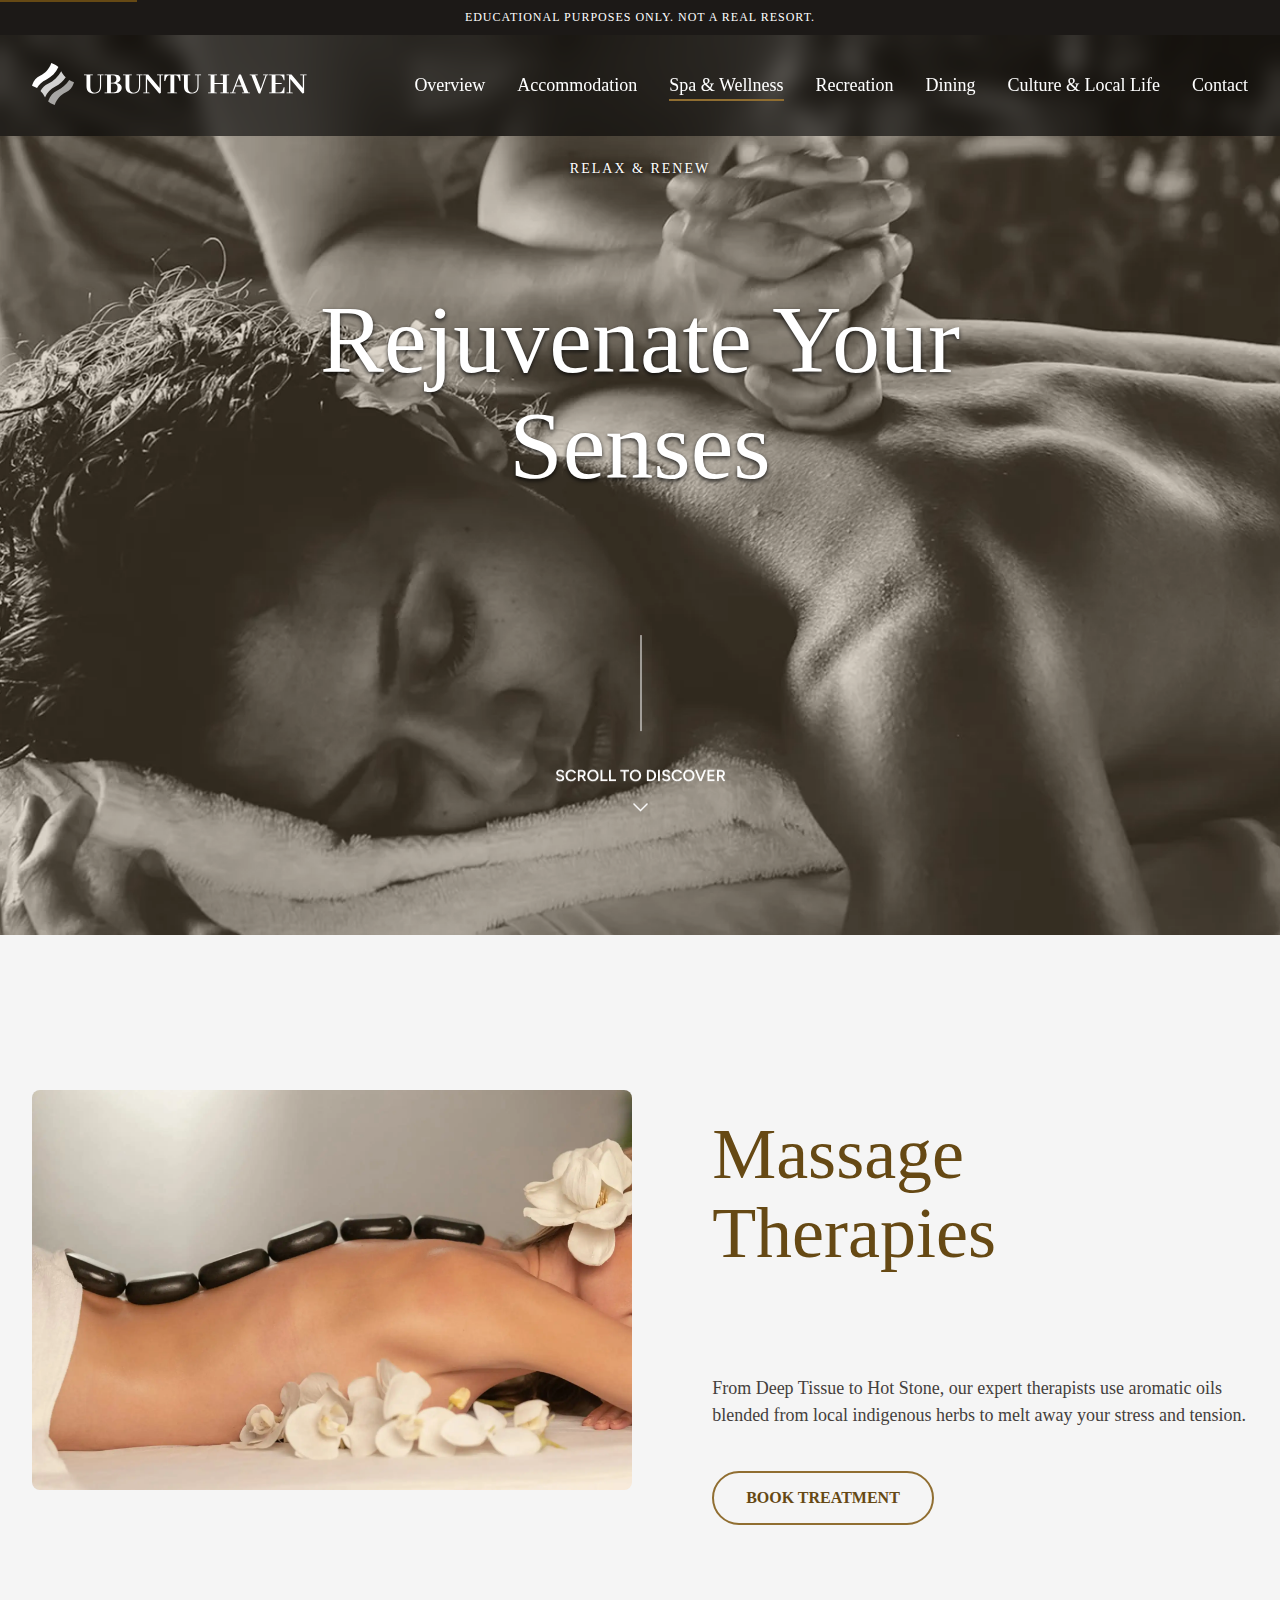
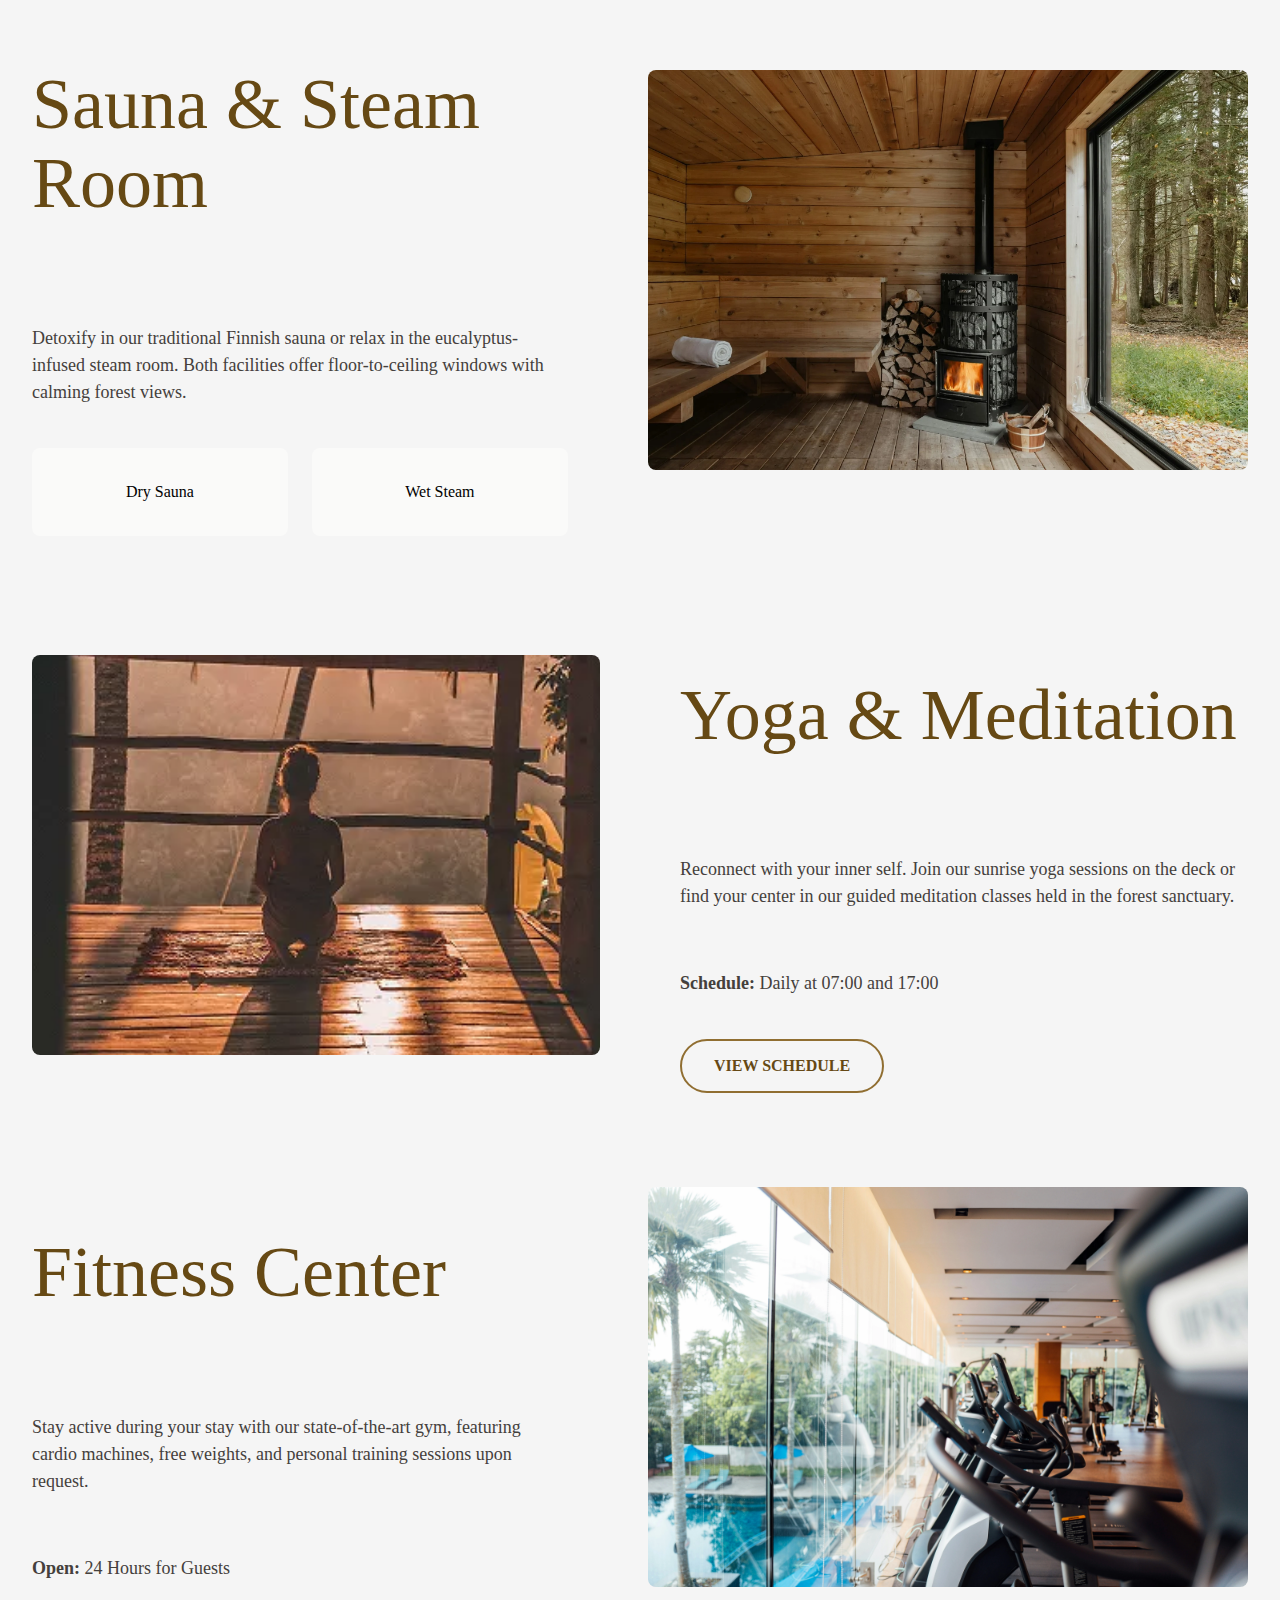
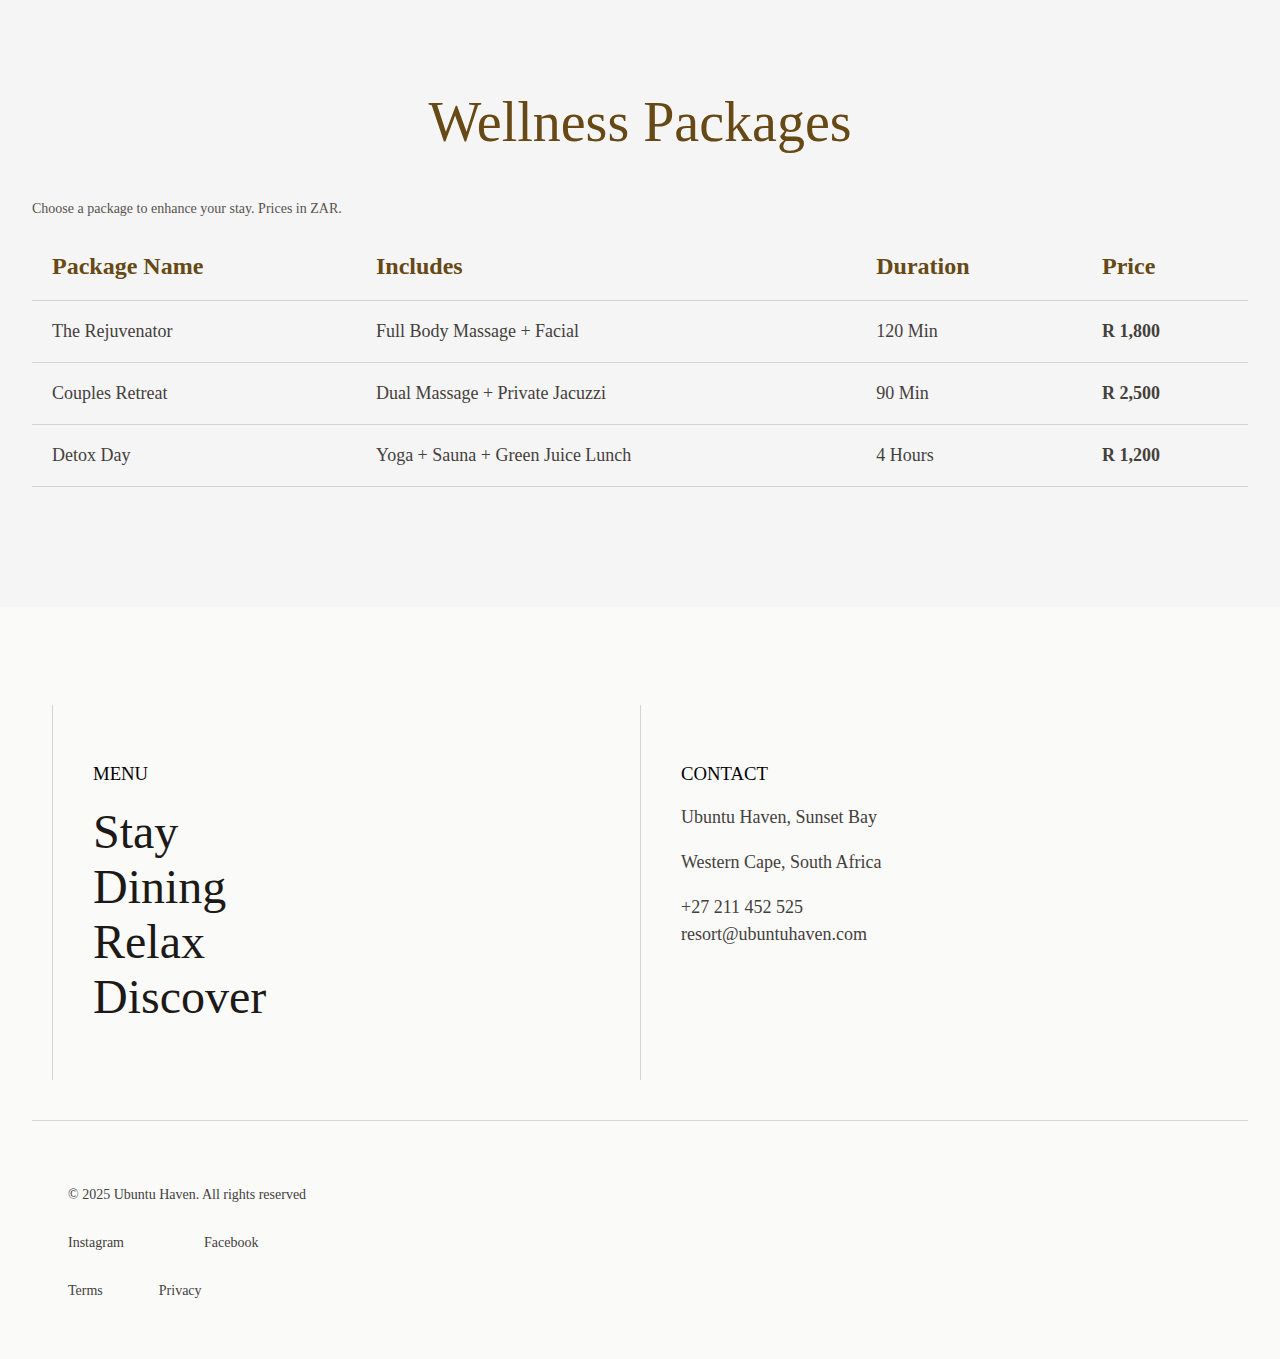
<file: spa.html>
<!DOCTYPE html>
<html lang="en">
  <head>
    <meta charset="utf-8" />
    <meta name="viewport" content="width=device-width, initial-scale=1" />
    <title>Spa & Wellness | Ubuntu Haven Resort</title>
    <link rel="stylesheet" href="style.css" />
  </head>
  <body>
    <div class="student-banner" role="alert">EDUCATIONAL PURPOSES ONLY. NOT A REAL RESORT.</div>
    
    <div class="layout-frame">
      <a href="#main-content" class="skip-link">Skip to content</a>
      
      <header class="hero">
        <div class="hero__bg-wrapper">
            <img class="hero__bg-image" src="img/image-4.webp" alt="Tranquil spa exterior" />
        </div>
        <nav class="navbar" aria-label="Main navigation">
          <div class="container navbar__container">
            <a href="index.html" class="navbar__logo-link"><img class="navbar__logo" src="img/company-logo.svg" alt="Ubuntu Haven Logo" /></a>
            
            <button class="mobile-menu-toggle" aria-label="Open menu"><span></span><span></span><span></span></button>

            <ul class="navbar__menu" role="list">
              <li><a href="index.html" class="navbar__link">Overview</a></li>
              <li><a href="accommodation.html" class="navbar__link">Accommodation</a></li>
              <li><a href="spa.html" class="navbar__link active" aria-current="page">Spa &amp; Wellness</a></li>
              <li><a href="recreation.html" class="navbar__link">Recreation</a></li>
              <li><a href="dining.html" class="navbar__link">Dining</a></li>
              <li><a href="culture.html" class="navbar__link">Culture &amp; Local Life</a></li>
              <li><a href="contact.html" class="navbar__link">Contact</a></li>
            </ul>
          </div>
        </nav>
        <div class="hero__content">
          <p class="hero__subtitle">RELAX & RENEW</p>
          <h1 class="hero__title">Rejuvenate Your Senses</h1>
          <div class="hero__scroll-indicator" aria-hidden="true" style="margin-top: 40px;">
              <img src="img/frame-152.png" alt="" />
          </div>
        </div>
      </header>

      <main id="main-content">
        <section class="section">
          <div class="container">
            
            <!--  MASSAGE THERAPIES  -->
            <article class="feature-row">
                <img class="feature-row__img" src="img/massage.webp" alt="Massage Therapy Room" />
                <div class="feature-row__content">
                    <h2 class="text-heading-large primary-color">Massage Therapies</h2>
                    <p class="text-body-large">
                        From Deep Tissue to Hot Stone, our expert therapists use aromatic oils 
                        blended from local indigenous herbs to melt away your stress and tension.
                    </p>
                    <a href="contact.html" class="button-outline">BOOK TREATMENT</a>
                </div>
            </article>

            <!--  SAUNA & STEAM ROOM  -->
            <article class="feature-row">
                <img class="feature-row__img" src="img/sauna.webp" alt="Steam room with view" />
                <div class="feature-row__content">
                    <h2 class="text-heading-large primary-color">Sauna & Steam Room</h2>
                    <p class="text-body-large">
                        Detoxify in our traditional Finnish sauna or relax in the eucalyptus-infused 
                        steam room. Both facilities offer floor-to-ceiling windows with calming forest views.
                    </p>
                    <div class="amenities-grid" style="margin: 0; width: 100%; grid-template-columns: 1fr 1fr;">
                        <div class="amenity-item" style="padding: 16px;"><h3 class="text-body-small">Dry Sauna</h3></div>
                        <div class="amenity-item" style="padding: 16px;"><h3 class="text-body-small">Wet Steam</h3></div>
                    </div>
                </div>
            </article>

            <!--  YOGA & MEDITATION CLASSES  -->
            <article class="feature-row">
                <img class="feature-row__img" src="img/gallery-4.webp" alt="Outdoor Yoga Deck" />
                <div class="feature-row__content">
                    <h2 class="text-heading-large primary-color">Yoga & Meditation</h2>
                    <p class="text-body-large">
                        Reconnect with your inner self. Join our sunrise yoga sessions on the deck 
                        or find your center in our guided meditation classes held in the forest sanctuary.
                    </p>
                    <p class="text-body-large"><strong>Schedule:</strong> Daily at 07:00 and 17:00</p>
                    <a href="contact.html" class="button-outline">VIEW SCHEDULE</a>
                </div>
            </article>

            <!-- FITNESS CENTER  -->
            <article class="feature-row">
                <img class="feature-row__img" src="img/fitness.webp" alt="Fitness center equipment" />
                <div class="feature-row__content">
                    <h2 class="text-heading-large primary-color">Fitness Center</h2>
                    <p class="text-body-large">
                        Stay active during your stay with our state-of-the-art gym, featuring 
                        cardio machines, free weights, and personal training sessions upon request.
                    </p>
                    <p class="text-body-large"><strong>Open:</strong> 24 Hours for Guests</p>
                </div>
            </article>

            <!--  WELLNESS PACKAGES -->
            <div style="margin-top: 90px; width: 100%;">
                <h2 class="text-heading-medium primary-color centered">Wellness Packages</h2>
                <table class="price-table">
                    <caption>Choose a package to enhance your stay. Prices in ZAR.</caption>
                    <thead>
                        <tr>
                            <th scope="col">Package Name</th>
                            <th scope="col">Includes</th>
                            <th scope="col">Duration</th>
                            <th scope="col">Price</th>
                        </tr>
                    </thead>
                    <tbody>
                        <tr>
                            <td>The Rejuvenator</td>
                            <td>Full Body Massage + Facial</td>
                            <td>120 Min</td>
                            <td class="price-tag">R 1,800</td>
                        </tr>
                        <tr>
                            <td>Couples Retreat</td>
                            <td>Dual Massage + Private Jacuzzi</td>
                            <td>90 Min</td>
                            <td class="price-tag">R 2,500</td>
                        </tr>
                        <tr>
                            <td>Detox Day</td>
                            <td>Yoga + Sauna + Green Juice Lunch</td>
                            <td>4 Hours</td>
                            <td class="price-tag">R 1,200</td>
                        </tr>
                    </tbody>
                </table>
            </div>
            
          </div>
        </section>
      </main>

      <!-- FOOTER  -->
    <footer class="footer" id="contact">
        <div class="container">
            <div class="footer__logo-area">
                <img class="footer__logo" src="img/company-logo-1.svg" alt="Ubuntu Haven Logo" loading="lazy"/>
            </div>
            <div class="footer__top-row">
                <div class="footer__nav-wrapper">
                    <nav class="footer__col" aria-label="Footer Navigation">
                        <h3 class="footer__heading">MENU</h3>
                        <ul class="footer__list" role="list">
                            <li class="footer__item"><a href="accommodation.html"
                                                        class="footer__link-large">Stay</a></li>
                            <li class="footer__item"><a href="dining.html" class="footer__link-large">Dining</a>
                            </li>
                            <li class="footer__item"><a href="Spa.html" class="footer__link-large">Relax</a></li>
                            <li class="footer__item"><a href="Recreation.html"
                                                        class="footer__link-large">Discover</a></li>
                        </ul>
                    </nav>
                    <div class="footer__col-contact h-card">
                        <h3 class="footer__heading">CONTACT</h3>
                        <div class="footer__address-block">
                            <p class="p-name sr-only">Ubuntu Haven Resort</p>
                            <div class="p-adr h-geo">
                                <p class="text-body-large p-street-address">Ubuntu Haven, Sunset Bay</p>
                                <p class="text-body-large">
                                    <span class="p-locality">Western Cape</span>,
                                    <span class="p-country-name">South Africa</span>
                                </p>
                                <data class="p-latitude" value="-33.9249"></data>
                                <data class="p-longitude" value="18.4241"></data>
                            </div>
                            <a href="tel:+27211452525" class="text-body-large p-tel"
                               style="display:block; margin-top:16px;">+27 211 452 525</a>
                            <a href="mailto:resort@ubuntuhaven.com" class="text-body-large u-email">resort@ubuntuhaven.com</a>
                            <a class="u-url" href="https://tamunakh.github.io/UBUNTU-HAVEN/" style="display:none;">Website</a>
                        </div>
                    </div>
                </div>
            </div>
            <div class="footer__bottom-row">
                <div class="footer__copyright"><p class="footer__text-small">© 2025 Ubuntu Haven. All rights
                    reserved</p></div>
                <div class="footer__bottom-links">
                    <nav class="footer__social" aria-label="Social Media">
                        <a href="https://instagram.com" class="footer__text-small">Instagram</a>
                        <br/>
                        <a href="https://facebook.com" class="footer__text-small">Facebook</a>
                    </nav>
                    <nav class="footer__legal" aria-label="Legal">
                        <a href="/terms" class="footer__text-small">Terms</a>
                        <a href="/privacy" class="footer__text-small">Privacy</a>
                    </nav>
                </div>
            </div>
        </div>
    </footer>

    </div>
    <script src="script.js"></script>
  </body>
</html>
</file>
<file: style.css>
/* @import url("https://cdnjs.cloudflare.com/ajax/libs/meyer-reset/2.0/reset.min.css"); */
* {
  -webkit-font-smoothing: antialiased;
  box-sizing: border-box;
}
html,
body {
  margin: 0px;
  height: 100%;
}
/* a blue color as a generic focus style */
button:focus-visible {
  outline: 2px solid #4a90e2 !important;
  outline: -webkit-focus-ring-color auto 5px !important;
}
a {
  text-decoration: none;
}

:root {
  /* Color Variables */
  --white: rgb(255, 255, 255);
  --primary-01: rgba(102, 73, 20, 1); /* Dark Primary */
  --primary-02: rgba(144, 110, 49, 1); /* Medium Primary */
  --primary-03: rgba(243, 211, 96, 1); /* Light Primary/Accent */
  --gray-800: rgba(28, 25, 23, 1);
  --gray-700: rgba(68, 64, 60, 1);
  --gray-600: rgba(87, 83, 78, 1);
  --gray-500: rgba(121, 113, 107, 1);
  --gray-400: rgba(169, 162, 157, 1);
  --gray-300: rgba(215, 211, 208, 1);
  --gray-200: rgba(231, 229, 228, 1);
  --gray-100: rgba(245, 245, 244, 1);
  --gray-50: rgba(250, 250, 249, 1);
  --background-01: #f5f5f5;

  /* Typography Variables */
  --font-family-header: "Abhaya Libre", serif;
  --font-family-body: "Figtree-Regular", serif;
  --font-family-body-medium: "Figtree-Medium", serif;
  --font-family-body-semibold: "Figtree-SemiBold", helvetica;
  
  /* Heading sizes (example, can be expanded) */
  --h1-size: 96px;
  --h2-size: 72px;
  --h3-size: 56px;
  --body-xl-size: 20px;
  --body-lg-size: 18px;
  --body-md-size: 16px;
}

:root {
  --max-width-container: 1664px;
  --nav-height: 100px;
}

/* RESET & ACCESSIBILITY */
/* Enforce Header Font on all headings explicitly */
h1, h2, h3, h4, h5, h6,
.text-heading-large,
.text-heading-medium,
.text-card-title {
  font-family: var(--font-family-header);
  font-weight: 400;
}

p, a, li, span, label, input, select, button, textarea, td, th {
  font-family: var(--font-family-body);
}

/* Screen Reader Only Class */
.sr-only {
    position: absolute;
    width: 1px; 
    height:1px; 
    padding: 0; 
    margin: -1px;
    overflow: hidden; 
    clip: rect(0, 0, 0, 0); 
    white-space: nowrap; 
    border: 0;
}

/* Skip Link (Requirement: WCAG) */
.skip-link {
    position: absolute; 
    top: -40px; 
    left: 0; 
    background: var(--primary-01); 
    color: white;
    padding: 12px 20px; 
    z-index: 2000; 
    transition: top 0.3s;
    font-family: var(--font-family-body-medium); 
    text-decoration: underline;
}
.skip-link:focus { top: 0; }

/*  LAYOUT UTILITIES */
.layout-frame {
  display: flex; 
  flex-direction: column; 
  width: 100%; 
  min-height: 100vh;
  background-color: var(--background-01);
}

.container {
  width: 100%; 
  max-width: 1568px; 
  padding: 0 20px; 
  margin: 0 auto;
}
@media (min-width: 768px) { 
  .container { 
    padding: 0 32px; } 
  }

.section {
  padding: 60px 0; 
  display: flex; 
  flex-direction: column; 
  align-items: center;
}
@media (min-width: 1024px) { 
  .section { 
    padding: 120px 0; } 
  }

.section-fullwidth { 
  width: 100%; 
  padding: 60px 0;
 }
@media (min-width: 1024px) { 
  .section-fullwidth { 
    padding: 96px 0; 
  } 
}

.centered { text-align: center; }
.primary-color { color: var(--primary-01); }
.white-color { color: var(--white); }
.gray-color { color: var(--gray-600); }

/*  STUDENT BANNER */
.student-banner {
    background-color: var(--gray-800); 
    color: var(--white);
    text-align: center; 
    padding: 10px; 
    font-size: 12px;
    font-family: var(--font-family-body-medium); 
    letter-spacing: 1px;
    position: relative; 
    z-index: 300;
}

/*  HERO & NAV */
.hero {
  position: relative; 
  width: 100%;
  min-height: 100vh;
  min-height: 100dvh;
  display: grid; 
  grid-template-rows: auto 1fr;
}
@media (min-width: 1024px) { 
  .hero { 
    display: block; 
    height: 100vh; 
  } 
}

.hero__bg-wrapper { 
  position: absolute; 
  top: 0; 
  left: 0; 
  width: 100%; 
  height: 100%; 
  z-index: 0; 
}
.hero__bg-image { 
  width: 100%; 
  height: 100%; 
  object-fit: cover; 
}

.navbar {
  width: 100%; 
  padding: 24px 0; 
  z-index: 100;
  background-color: rgba(0, 0, 0, 0.3); 
  backdrop-filter: blur(10px); 
  border-bottom: 1px solid rgba(255,255,255,0.1);
}
@media (min-width: 1024px) { 
  .navbar { 
    position: absolute; 
    /* top: 40px;  */
    background: transparent; 
    border: none; 
  } 
}

.navbar__container {
  display: flex; 
  justify-content: space-between; 
  align-items: center;
  max-width: var(--max-width-container); 
  margin: 0 auto; 
  padding: 0 32px;
}

.navbar__menu { 
  display: none; 
  gap: 32px; 
  list-style: none; 
}
@media (min-width: 1024px) { 
  .navbar__menu { 
    display: flex; 
    align-items: center; 
    gap: 32px; 
  } 
}

.navbar__link {
  color: var(--white); 
  font-family: var(--font-family-body-medium);
  font-size: 18px; 
  text-decoration: none; 
  padding-bottom: 4px;
  border-bottom: 2px solid transparent; 
  transition: border-color 0.3s;
}
.navbar__link:hover, .navbar__link.active { border-color: var(--primary-02); }

.mobile-menu-toggle { 
  display: block; 
  background: none; 
  border: none; 
  cursor: pointer; 
}

.mobile-menu-toggle span { 
  display: block; 
  width: 25px; 
  height: 3px; 
  background: white; 
  margin: 5px 0; 
}

@media (min-width: 1024px) { .mobile-menu-toggle { display: none; } }

.hero__content {
  position: relative; 
  z-index: 10; 
  padding: 60px 20px;
  display: flex; 
  flex-direction: column; 
  align-items: center;
  text-align: center; 
  justify-content: center; 
  gap: 32px;
}

@media (min-width: 1024px) {
    .hero__content {
        position: absolute; 
        top: 50%; 
        left: 50%;
        transform: translate(-50%, -50%); 
        width: 100%; 
        max-width: 960px;
    }
}
.hero__title { 
  font-size: 48px; 
  color: var(--white); 
  line-height: 1.1; 
  text-shadow: 0 2px 10px rgba(0,0,0,0.3); 
}

@media (min-width: 1024px) { .hero__title { font-size: 96px; } }

.hero__subtitle { 
  color: var(--white); 
  letter-spacing: 2px; 
  text-transform: uppercase; 
  font-size: 14px; 
}

.hero__scroll-indicator { 
  display: none; 
  margin-top: 40px; 
}

@media (min-width: 320px) { .hero__scroll-indicator { display: block; } } 

.hero__cta-circle { display: none; }

@media (min-width: 1024px) {
    .hero__cta-circle {
        display: flex; 
        justify-content: center; 
        align-items: center;
        position: absolute; 
        right: 80px; 
        bottom: 80px;
        width: 160px; 
        height: 160px; 
        background-color: var(--primary-03);
        border-radius: 50%; 
        z-index: 20; 
        transition: transform 0.3s ease;
    }
    .hero__cta-circle:hover { transform: scale(1.1); }
}

/*  BUTTONS & ICONS */
.button-outline {
    display: inline-flex; 
    align-items: center; 
    gap: 12px; 
    padding: 16px 32px;
    border: 1px solid var(--primary-02); 
    border-radius: 50px;
    background: transparent; 
    color: var(--primary-02); 
    font-weight: 600;
    transition: all 0.3s; 
    cursor: pointer;
}

.button-outline:hover { background: var(--primary-02); color: white; }
.button-outline:hover .button-text { color: white; }

.button-filled {
    display: inline-flex; 
    align-items: center; 
    justify-content: center; 
    gap: 12px;
    padding: 16px 32px; 
    background: var(--white); 
    color: var(--primary-01);
    border-radius: 5px; 
    border: none; 
    font-weight: 700; 
    cursor: pointer;
    transition: transform 0.2s;
}
.button-filled:hover { 
  transform: translateY(-2px); 
  box-shadow: 0 4px 12px rgba(0,0,0,0.1); 
}

.button-text-dark { 
  color: var(--primary-01); 
  font-weight: 600; 
}

.icon-small { width: 24px; height: 24px; }
.icon-arrow { width: 16px; height: 16px; }

/* OVERVIEW SECTION */
.overview__text-row {
  display: flex; 
  flex-direction: column; 
  gap: 40px; 
  margin-bottom: 60px;
}
@media (min-width: 1024px) { 
  .overview__text-row { 
    flex-direction: row; 
    align-items: flex-start; 
    gap: 80px; 
  } 
}

.overview__image-grid {
  display: grid; 
  grid-template-columns: 1fr; 
  gap: 24px; 
  justify-items: center;
}

@media (min-width: 768px) { .overview__image-grid { grid-template-columns: 1fr 1fr; } }

.overview__img { 
  width: 100%; 
  max-width: 480px; 
  height: auto; 
  object-fit: cover; 
  border-radius: 4px; 
}

@media (min-width: 1024px) { .img-offset { margin-top: 120px; } }

/* WELLNESS */
.wellness__grid {
    display: grid; 
    grid-template-columns: 1fr; 
    background: var(--white);
}
@media (min-width: 1024px) {
    .wellness__grid {
        grid-template-columns: 1fr 400px 1fr; 
        grid-template-rows: 1fr auto 1fr;
        height: 900px;
    }
}
.wellness__bg-area { 
  height: 400px; 
  position: relative; 
  z-index: 1; 
}

@media (min-width: 1024px) {
    .wellness__bg-area { 
      grid-column: 1 / -1; 
      grid-row: 1 / -1; 
      height: 100%; }
}
.wellness__bg-image { 
  width: 100%; 
  height: 100%; 
  object-fit: cover; 
}

.wellness__card {
    background: var(--white); 
    padding: 40px; 
    z-index: 2;
    display: flex; 
    flex-direction: column; 
    align-items: center; 
    gap: 24px;
}
@media (min-width: 1024px) {
    .wellness__card {
        grid-column: 2; 
        grid-row: 2; 
        background: transparent; 
        padding: 0; 
        text-align: center;
    }
}
.wellness__card-img {
   width: 100%; 
   max-width: 350px; 
   height: auto; 
   object-fit: cover; 
  }


.wellness__card h2 { font-family: var(--font-family-header); }

/*  DINING */
.dining__content { 
  margin-bottom: 48px; 
  display: flex; 
  flex-direction: column; 
  align-items: center; 
  gap: 24px;
}

.dining__image-row { 
  display: flex; 
  flex-direction: column; 
  gap: 24px; 
  width: 100%; 
  align-items: center; 
}

.dining__img-wrapper img { 
  width: 100%; 
  height: 100%; 
  object-fit: cover; 
  border-radius: 4px; 
}

.dining__text-group {
    display: flex;
    flex-direction: column;
    align-items: center;
    max-width: 726px;
    gap: 24px;
    text-align: center; 
    margin: 0 auto;   
}

@media (min-width: 1024px) {
    .dining__image-row {
        flex-direction: row; 
        align-items: center; 
        justify-content: center; 
        height: 600px;
    }

    .dining__img-wrapper.small { 
      width: 300px; 
      height: 300px; 
      opacity: 0.9; 
    }

    .dining__img-wrapper.large { 
      width: 450px; 
      height: 550px; 
      z-index: 2; 
      box-shadow: 0 20px 40px rgba(0,0,0,0.15); 
    }
}

/*  BOOKING FORM  */
.booking__wrapper {
  position: relative; 
  padding: 80px 20px; 
  display: flex; 
  justify-content: center; 
  align-items: center;
  min-height: 500px; 
  background: #222;
}

.booking__bg-image { 
  position: absolute; 
  top: 0; 
  left: 0; 
  width: 100%; 
  height: 100%; 
  object-fit: cover; 
  opacity: 0.7; 
}

.booking__content { 
  position: relative; 
  z-index: 2; 
  width: 100%; 
  max-width: 1000px; 
  display: flex; 
  flex-direction: column; 
  align-items: center; 
  gap: 40px; 
}

.booking-bar {
  background: rgba(255, 255, 255, 0.2); 
  backdrop-filter: blur(12px); 
  border-radius: 8px; 
  padding: 24px;
  display: flex; 
  flex-direction: column; 
  gap: 16px; 
  width: 100%;
}
@media (min-width: 768px) { 
    .booking-bar { 
      flex-direction: row; 
      gap: 0; 
      padding: 0; 
      align-items: stretch; 
    } 
}

.booking-bar__item { 
    flex: 1; padding: 16px 24px; 
    border-bottom: 1px solid rgba(255,255,255,0.3);
    display: flex; 
    flex-direction: column; 
    gap: 8px;
}
@media (min-width: 768px) {
    .booking-bar__item { border-bottom: none; 
      border-right: 1px solid rgba(255,255,255,0.3); 
    }
    .booking-bar__item:last-child { border-right: none; }
}

.label-small { 
  font-size: 12px; 
  text-transform: uppercase; 
  letter-spacing: 1px; 
  opacity: 0.9; 
}

.booking-bar__input-group { 
    display: flex; 
    align-items: center; 
    justify-content: space-between; 
    gap: 8px; 
}
.input-text {
    background: transparent; 
    border: none; 
    color: white; 
    font-size: 18px; 
    width: 100%; 
    outline: none;
}

.input-text::placeholder { color: rgba(255,255,255,0.7); }
.select-reset { -webkit-appearance: none; appearance: none; }
.select-reset option { color: black; }

/*RECREATION & GALLERY */
.recreation__header { 
  display: flex; 
  flex-direction: column; 
  gap: 32px; 
  margin-bottom: 40px; 
}

@media (min-width: 1024px) {
   .recreation__header { 
    flex-direction: row; 
    justify-content: space-between; 
  } 
}

.recreation__intro { 
  display: flex;
  flex-direction: column;
  gap: 32px;
  max-width: 480px;
  align-items: flex-start;
}

.gallery__text {
    display: flex;
    flex-direction: column;
    align-items: center;
    max-width: 726px;
    gap: 24px;
    text-align: center;
    margin: 0 auto 60px auto;
}

.recreation__cards { 
  display: flex; 
  flex-direction: column; 
  gap: 32px; 
}

@media (min-width: 1024px) { .recreation__cards { flex-direction: row; } }

.card { 
  display: flex; 
  flex-direction: column; 
  gap: 20px; 
  flex: 1; 
}

.card__thumb { 
  overflow: hidden; 
  border-radius: 4px; 
}

.card__img { 
  width: 100%; 
  aspect-ratio: 4/5; 
  object-fit: cover; 
  transition: transform 0.5s; 
}

.card:hover .card__img { transform: scale(1.05); }

.card h3 { font-size: 20px; 
  font-family: var(--font-family-header); 
  color: var(--gray-800); 
}

/* Gallery Scroll */
.gallery__scroll-wrapper {
    width: 100%; 
    overflow: hidden; 
    display: flex; 
    flex-direction: column; 
    gap: 24px; 
    margin-top: 60px;
}
.gallery__track {
    display: flex; 
    gap: 24px; 
    width: max-content;
    animation: scrollGallery 60s linear infinite;
}
.gallery__track.reverse { animation-direction: reverse; }
.gallery__track img {
    height: 240px; 
    aspect-ratio: 4/3; 
    object-fit: cover; 
    border-radius: 4px;
}
@media (min-width: 1024px) { 
  .gallery__track img { 
    height: 320px; 
  }
 }
@keyframes scrollGallery { 0% { transform: translateX(0); } 100% { transform: translateX(-50%); } }
.gallery__scroll-wrapper:hover .gallery__track { animation-play-state: paused; }


/* FOOTER */
.footer { 
  background: var(--gray-50); 
  padding-top: 80px; 
}

.footer__top-row { 
  display: flex; 
  flex-direction: column; 
  gap: 40px; 
}

@media (min-width: 1024px) {
   .footer__top-row { 
    flex-direction: row; gap: 0; 
  } 
}

.footer__logo-area, .footer__nav-wrapper { 
  flex: 1; 
  padding: 0 20px; 
}

@media (min-width: 768px) { 
    .footer__nav-wrapper { 
      display: flex; 
      flex: 2;
    } 
    .footer__col, .footer__col-contact { 
      flex: 1; 
      padding: 40px; 
      border-left: 1px solid var(--gray-300);
    }
}

.footer__link-large { 
  font-family: var(--font-family-header); 
  font-size: 32px; 
  color: var(--gray-800); 
}

@media (min-width: 1024px) {
   .footer__link-large { 
    font-size: 48px; 
  }
 }

.footer__bottom-row { 
  border-top: 1px solid var(--gray-300); 
  padding: 40px 20px; 
  margin-top: 40px; 
}

/* TYPOGRAPHY UTILITY CLASSES */
.text-heading-large { 
  font-family: var(--font-family-header); 
  font-size: 40px; 
  line-height: 1.1; 
}

@media (min-width: 1024px) { 
  .text-heading-large { 
    font-size: 72px; 
  } 
}

.text-heading-medium { 
  font-family: var(--font-family-header); 
  font-size: 32px; 
}

@media (min-width: 1024px) { 
  .text-heading-medium { 
    font-size: 56px; 
  } 
}

.text-body-large { 
  font-family: var(--font-family-body); 
  font-size: 18px; 
  line-height: 1.5; 
  color: var(--gray-700); 
}

.text-body-small { 
  font-family: var(--font-family-body); 
  font-size: 16px; 
  line-height: 1.5; 
  /* color: var(--gray-600);  */
}

/* SUBPAGE SPECIFIC STYLES  */
.feature-row {
    display: flex; 
    flex-direction: column; 
    gap: 40px; 
    margin-bottom: 80px;
    align-items: center;
}

@media (min-width: 1024px) {
    .feature-row { 
      flex-direction: row; 
      gap: 80px; 
    }

    .feature-row:nth-child(even) { flex-direction: row-reverse; }
}

.feature-row__img { 
  flex: 1; 
  width: 100%; 
  height: 400px; 
  object-fit: cover; 
  border-radius: 8px; 
}

.feature-row__content { 
    flex: 1; 
    display: flex; 
    flex-direction: column; 
    gap: 24px;
    align-items: flex-start;
}

.price-table {
    width: 100%; 
    border-collapse: collapse; 
    margin-top: 32px;
}
.price-table caption {
    text-align: left; 
    margin-bottom: 16px; 
    font-size: 14px; 
    color: var(--gray-600);
}
.price-table th, .price-table td {
    text-align: left; 
    padding: 20px; 
    border-bottom: 1px solid var(--gray-300);
}

.price-table th { 
  font-size: 24px; 
  color: var(--primary-01); 
}

.price-table td { 
  font-size: 18px; 
  color: var(--gray-700); 
}

.price-tag { 
  font-weight: 700; 
  color: var(--gray-800); 
}

/* Amenities Grid */
.amenities-grid {
    display: grid; 
    grid-template-columns: repeat(2, 1fr); 
    gap: 24px; 
    width: 100%; 
    margin: 40px 0;
}

@media (min-width: 768px) { .amenities-grid { grid-template-columns: repeat(4, 1fr); } }

.amenity-item {
    display: flex; 
    flex-direction: column; 
    align-items: center; 
    gap: 16px;
    text-align: center; 
    padding: 24px; 
    background: var(--gray-50); 
    border-radius: 8px;
}

/* TYPOGRAPHY UTILITY CLASSES */
.text-heading-large { 
  font-family: var(--font-family-header); 
  font-size: 40px; 
  line-height: 1.1; 
}

@media (min-width: 1024px) { .text-heading-large { font-size: 72px; } }

.text-heading-medium { 
  font-family: var(--font-family-header); 
  font-size: 32px; 
}

@media (min-width: 1024px) { .text-heading-medium { font-size: 56px; } }

.text-body-large { 
  font-family: var(--font-family-body); 
  font-size: 18px; 
  line-height: 1.5; 
  color: var(--gray-700); 
}

.text-body-small { 
  font-family: var(--font-family-body); 
  font-size: 16px; 
  line-height: 1.5; 
  /* color: var(--gray-600);  */
}

.rooms-header {
    display: flex; 
    justify-content: space-between; 
    align-items: center; 
    width: 100%; 
    margin-bottom: 40px;
}

.rooms-nav { 
  display: flex; 
  gap: 16px; 
}

.nav-btn {
    width: 48px; 
    height: 48px; 
    border-radius: 50%; 
    border: 1px solid var(--gray-400);
    background: transparent; 
    display: flex; 
    align-items: center; 
    justify-content: center;
    cursor: pointer; 
    transition: all 0.3s ease;
}

.nav-btn:hover { 
  border-color: var(--primary-01); 
  background: var(--gray-50); 
}

.rooms-track {
    display: flex; 
    gap: 32px; 
    overflow-x: auto; 
    scroll-behavior: smooth; 
    width: 100%; 
    padding-bottom: 20px;
    scrollbar-width: none; 
    -ms-overflow-style: none;
}

.rooms-track::-webkit-scrollbar { display: none; }

.room-card {
    flex: 0 0 300px; 
    display: flex; 
    flex-direction: column; 
    gap: 16px; 
    scroll-snap-align: start;
}

@media (min-width: 768px) { .room-card { flex: 0 0 400px; } }

.room-card__img-wrapper { 
  width: 100%; 
  aspect-ratio: 1/1; 
  overflow: hidden; 
}

.room-card__img { 
  width: 100%; 
  height: 100%; 
  object-fit: cover; 
  transition: transform 0.5s ease; 
}

.room-card:hover .room-card__img { transform: scale(1.05); }

.room-card__content { 
  display: flex; 
  flex-direction: column; 
  align-items: flex-start; 
}

@media (max-width: 1023px) {
    .navbar__menu.active {
        display: flex;
        flex-direction: column;
        position: absolute;
        top: 100%; 
        left: 0;
        width: 100%;
        background-color: rgba(28, 25, 23, 0.98); 
        backdrop-filter: blur(10px);
        padding: 24px;
        align-items: center;
        gap: 24px;
        border-top: 1px solid rgba(255, 255, 255, 0.1);
        box-shadow: 0 10px 20px rgba(0,0,0,0.2);
        z-index: 1000;
    }
}

.footer__text-small {
    display: inline-block; 
    padding: 12px 16px;    
    margin-bottom: 8px;    
    font-size: 14px;       
    color: var(--gray-600);
    text-decoration: none;
    transition: color 0.3s ease;
}


.footer__social, 
.footer__legal {
    display: flex;
    gap: 24px; 
    align-items: center;
    flex-wrap: wrap; 
}

@media (max-width: 768px) {
    .footer__bottom-links {
        flex-direction: column;
        gap: 16px;
        align-items: center;
        width: 100%;
    }
    
    .footer__text-small {
        padding: 14px 20px;
        width: 100%; 
        text-align: center;
    }
}

.footer__text-small:hover {
    color: var(--primary-01);
    background-color: rgba(0,0,0,0.05); 
    border-radius: 4px;
}


.navbar {
    background-color: rgba(0, 0, 0, 0.6); 
}


.booking-bar {
    background: rgba(0, 0, 0, 0.7); 
}


.button-outline {
    border: 2px solid var(--primary-02); 
    color: var(--primary-01);
    font-weight: 700; 
}

.hero .button-outline {
    background: rgba(0,0,0,0.4); 
    color: var(--white);
    border-color: var(--white);
}

.hero .button-outline:hover {
    background: var(--white);
    color: var(--primary-01);
}

.hero__title, 
.hero__subtitle {
    text-shadow: 0 2px 4px rgba(0,0,0,0.8);
}

.footer__text-small {
    color: var(--gray-700);
}

.footer__list {
    list-style: none; 
    padding: 0;
}
.footer__logo {
    width: 100%;
    max-width: 800px;
}
</file>
